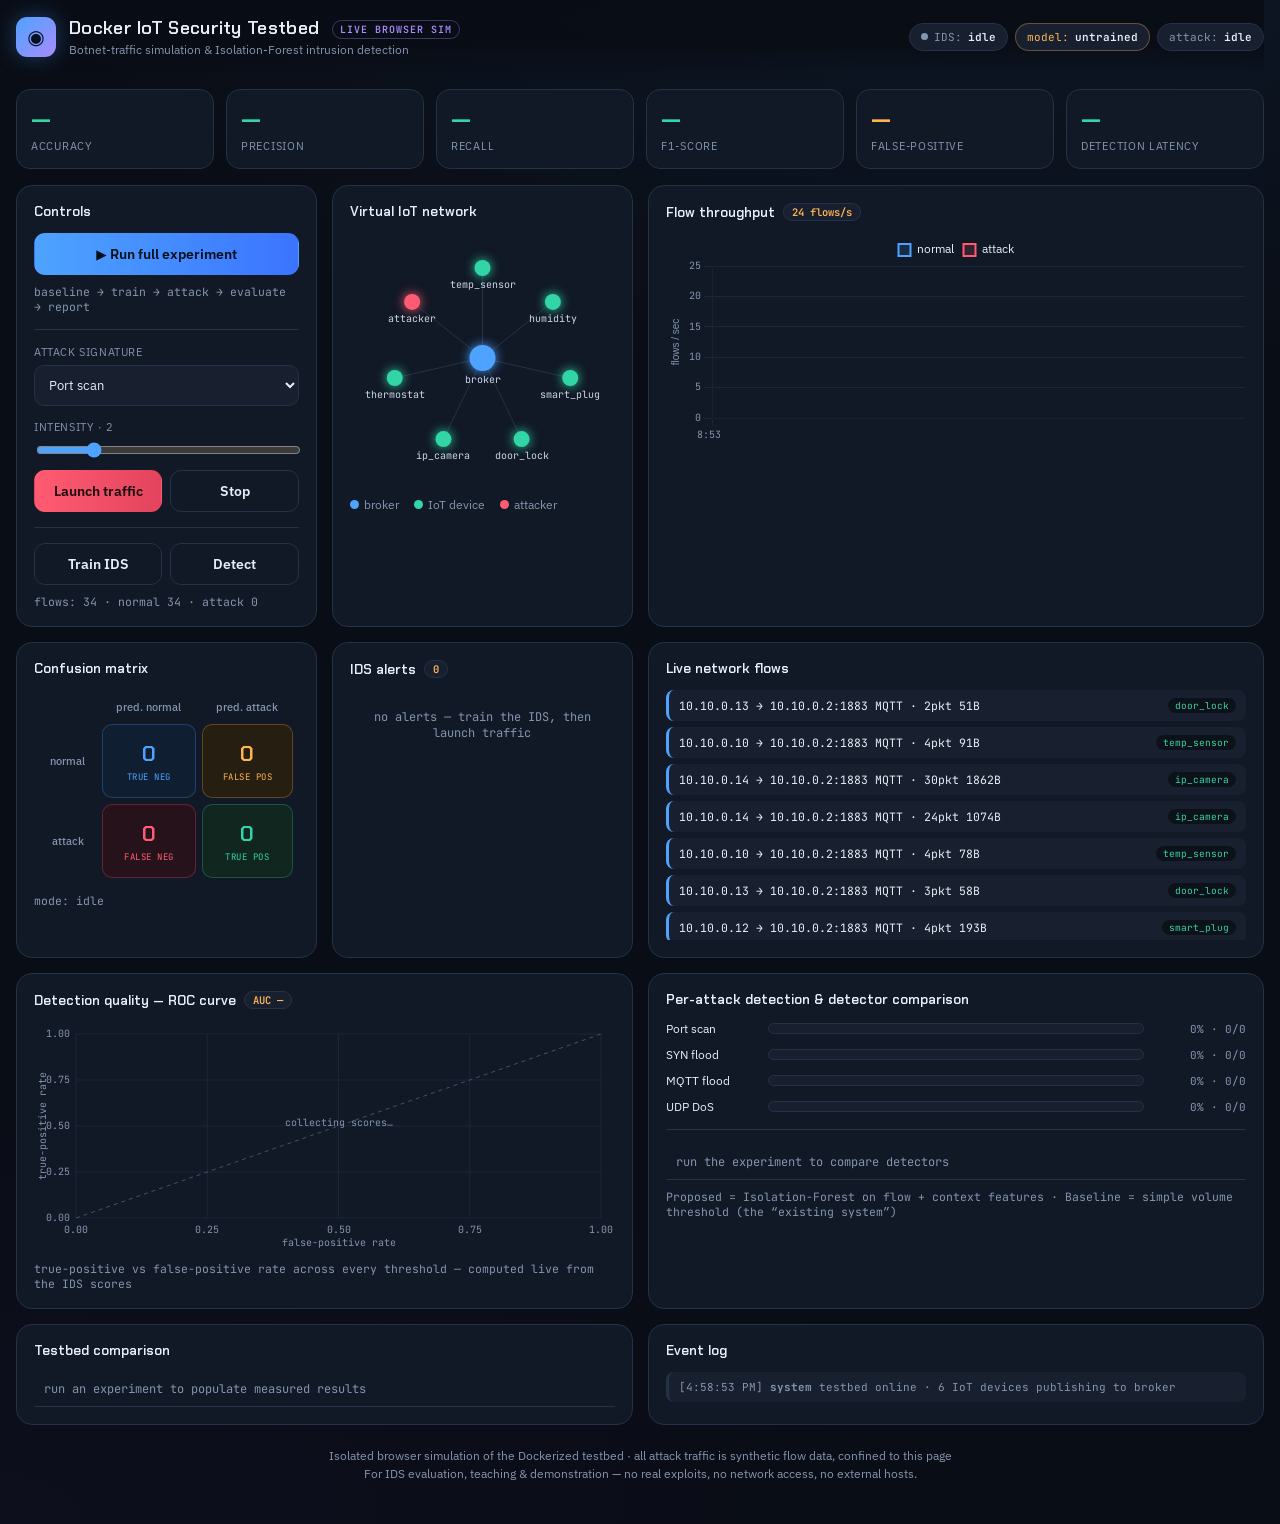
<file: demo/testbed-demo.html>
<!doctype html>
<html lang="en">
<head>
<meta charset="utf-8">
<meta name="viewport" content="width=device-width, initial-scale=1, viewport-fit=cover">
<title>IoT Testbed Live Demo</title>
<style>
  /* Layout: committed dark "security operations" console — single-theme by design.
     Palette: deep navy surfaces, blue brand accent, green/amber/red status.
     Type: Chakra Petch (display) · IBM Plex Sans (body) · JetBrains Mono (data). */
  :root {
    --bg: #090d15;
    --panel: #111826;
    --panel-2: #18202f;
    --line: #253148;
    --ink: #e8eef8;
    --muted: #8595af;
    --accent: #4da3ff;   /* brand / normal traffic */
    --good: #32d6a6;     /* true positive / healthy */
    --warn: #ffb454;     /* false positive */
    --crit: #ff5c73;     /* attack / false negative */
    --purple: #a98bff;
    color-scheme: dark;
    --fd: "Chakra Petch", "Segoe UI", system-ui, sans-serif;
    --fb: "IBM Plex Sans", system-ui, -apple-system, sans-serif;
    --fm: "JetBrains Mono", ui-monospace, Menlo, Consolas, monospace;
  }
  * { box-sizing: border-box; }
  body {
    margin: 0;
    font-family: var(--fb);
    color: var(--ink);
    background:
      radial-gradient(1100px 520px at 82% -8%, #14233a88, transparent),
      radial-gradient(900px 500px at 0% 100%, #16122e55, transparent),
      var(--bg);
    padding-left: max(16px, env(safe-area-inset-left, 0px));
    padding-right: max(16px, env(safe-area-inset-right, 0px));
    padding-block: 0 40px;
    max-width: 1320px;
    margin-inline: auto;
  }
  h1, h2, h3 { font-family: var(--fd); font-weight: 600; }

  /* top bar */
  .topbar {
    position: sticky; top: env(safe-area-inset-top, 0px); z-index: 10;
    display: flex; justify-content: space-between; align-items: center; gap: 14px;
    flex-wrap: wrap; padding-block: 16px; margin-bottom: 4px;
    background: linear-gradient(180deg, #090d15f2 60%, #090d1500);
    backdrop-filter: blur(6px);
  }
  .brand { display: flex; align-items: center; gap: 13px; min-width: 0; }
  .logo {
    width: 40px; height: 40px; border-radius: 11px; flex: none;
    display: grid; place-items: center; font-size: 20px; color: #06101e;
    background: linear-gradient(135deg, var(--accent), var(--purple));
    box-shadow: 0 0 22px #4da3ff55;
  }
  .brand h1 { font-size: 18px; margin: 0; letter-spacing: .3px; }
  .brand p { margin: 2px 0 0; font-size: 12px; color: var(--muted); }
  .sim-badge {
    font-family: var(--fm); font-size: 10px; letter-spacing: 1px; color: var(--purple);
    border: 1px solid #a98bff55; padding: 2px 7px; border-radius: 999px; margin-left: 8px;
    vertical-align: middle;
  }
  .pills { display: flex; gap: 7px; flex-wrap: wrap; }
  .pill {
    font-family: var(--fm); font-size: 11px; padding: 6px 11px; border-radius: 999px;
    background: var(--panel-2); border: 1px solid var(--line); color: var(--muted);
    display: inline-flex; align-items: center; gap: 6px; white-space: nowrap;
  }
  .pill b { color: var(--ink); font-weight: 600; }
  .pill.on { color: var(--good); border-color: #32d6a655; }
  .pill.warn { color: var(--warn); border-color: #ffb45455; }
  .pill.hot { color: var(--crit); border-color: #ff5c7366; background: #24121a; }
  .dotpulse { width: 7px; height: 7px; border-radius: 50%; background: currentColor; }
  .pill.hot .dotpulse { animation: pulse 1s infinite; }
  @keyframes pulse { 0%,100% { opacity: 1; } 50% { opacity: .25; } }

  /* progress */
  .progress { margin: 10px 0 2px; }
  .progress[hidden] { display: none; }
  .progress-head { display: flex; justify-content: space-between; font-size: 12.5px; color: var(--muted); margin-bottom: 6px; }
  .progress-head b { color: var(--accent); font-family: var(--fd); text-transform: capitalize; }
  .track { height: 7px; background: var(--panel-2); border: 1px solid var(--line); border-radius: 6px; overflow: hidden; }
  .track > div { height: 100%; width: 0; background: linear-gradient(90deg, var(--accent), var(--purple)); transition: width .4s ease; }

  /* kpis */
  .kpis { display: grid; grid-template-columns: repeat(6, 1fr); gap: 12px; margin: 16px 0; }
  .kpi { background: var(--panel); border: 1px solid var(--line); border-radius: 14px; padding: 15px 14px; }
  .kpi .v { font-family: var(--fd); font-size: 27px; font-weight: 600; color: var(--good); font-variant-numeric: tabular-nums; line-height: 1; }
  .kpi .v.amber { color: var(--warn); }
  .kpi .l { font-size: 10.5px; color: var(--muted); margin-top: 7px; text-transform: uppercase; letter-spacing: .7px; }

  /* grid */
  .grid { display: grid; grid-template-columns: repeat(4, 1fr); gap: 15px; }
  .card { background: var(--panel); border: 1px solid var(--line); border-radius: 16px; padding: 17px; min-width: 0; }
  .card.s2 { grid-column: span 2; }
  .card > h2 { font-size: 13.5px; margin: 0 0 13px; display: flex; align-items: center; gap: 8px; }
  .card > h2 .count { font-family: var(--fm); font-size: 10.5px; color: var(--warn); background: var(--panel-2); border: 1px solid var(--line); padding: 1px 8px; border-radius: 999px; }

  /* controls */
  .btn {
    width: 100%; border: 1px solid var(--line); background: var(--panel-2); color: var(--ink);
    padding: 11px 14px; border-radius: 11px; font-size: 13.5px; font-weight: 600; cursor: pointer;
    font-family: var(--fb); transition: transform .06s ease, filter .15s ease;
  }
  .btn:hover { transform: translateY(-1px); filter: brightness(1.12); }
  .btn:focus-visible { outline: 2px solid var(--accent); outline-offset: 2px; }
  .btn.primary { background: linear-gradient(90deg, var(--accent), #3b74ff); border-color: transparent; color: #061018; }
  .btn.crit { background: linear-gradient(90deg, var(--crit), #e3435c); border-color: transparent; color: #190a0e; }
  .btn.ghost { background: transparent; }
  .btn:disabled { opacity: .45; cursor: not-allowed; transform: none; }
  .row2 { display: flex; gap: 8px; margin-top: 8px; }
  .row2 .btn { flex: 1; }
  .lbl { display: block; font-size: 11px; color: var(--muted); margin: 14px 0 6px; text-transform: uppercase; letter-spacing: .6px; }
  select, input[type=range] { width: 100%; accent-color: var(--accent); }
  select { background: var(--panel-2); color: var(--ink); border: 1px solid var(--line); border-radius: 10px; padding: 10px; font-family: var(--fb); font-size: 13px; }
  .sub { font-size: 11.5px; color: var(--muted); margin-top: 9px; font-family: var(--fm); }
  .divider { height: 1px; background: var(--line); margin: 15px 0; }

  canvas { max-width: 100%; }
  .chartbox { position: relative; width: 100%; height: 210px; }
  .chartbox > canvas { position: absolute; inset: 0; }
  .bars { display: flex; flex-direction: column; gap: 11px; }
  .bar-row { display: grid; grid-template-columns: 92px 1fr 92px; align-items: center; gap: 10px; font-size: 12px; }
  .bar-track { height: 11px; background: var(--panel-2); border: 1px solid var(--line); border-radius: 6px; overflow: hidden; }
  .bar-fill { height: 100%; background: linear-gradient(90deg, var(--good), var(--accent)); transition: width .45s ease; }
  .bar-row .n { font-family: var(--fm); color: var(--muted); text-align: right; font-size: 11px; }

  /* confusion matrix */
  .cm { width: 100%; border-collapse: separate; border-spacing: 6px; font-size: 12.5px; }
  .cm th { color: var(--muted); font-weight: 500; font-size: 11px; padding: 4px; }
  .cm td { border-radius: 10px; padding: 14px 8px; text-align: center; font-family: var(--fd); font-size: 22px; font-weight: 600; font-variant-numeric: tabular-nums; }
  .cm .lab { font-family: var(--fm); font-size: 9px; font-weight: 400; display: block; margin-top: 3px; letter-spacing: .5px; }
  .cm .tp { background: #10261f; color: var(--good); border: 1px solid #32d6a644; }
  .cm .tn { background: #0f1e30; color: var(--accent); border: 1px solid #4da3ff44; }
  .cm .fp { background: #261e10; color: var(--warn); border: 1px solid #ffb45444; }
  .cm .fn { background: #26121a; color: var(--crit); border: 1px solid #ff5c7344; }

  /* feeds */
  .feed { max-height: 250px; overflow-y: auto; display: flex; flex-direction: column; gap: 6px; }
  .feed.mono { font-family: var(--fm); font-size: 11.5px; }
  .fr { padding: 8px 10px; border-radius: 8px; background: var(--panel-2); border-left: 3px solid var(--line); display: flex; justify-content: space-between; gap: 10px; align-items: center; }
  .fr.normal { border-left-color: var(--accent); }
  .fr.attack, .fr.tp { border-left-color: var(--crit); }
  .fr.fp { border-left-color: var(--warn); }
  .fr .t { font-family: var(--fm); font-size: 9.5px; padding: 1px 7px; border-radius: 999px; background: #0007; white-space: nowrap; }
  .fr .t.red { color: var(--crit); } .fr .t.green { color: var(--good); } .fr .t.amber { color: var(--warn); } .fr .t.blue { color: var(--accent); }
  .feed .ev { border-left-color: var(--line); color: var(--muted); font-size: 11px; }
  .feed .ev.attack, .feed .ev.error { border-left-color: var(--crit); color: var(--ink); }
  .empty { color: var(--muted); font-size: 12px; padding: 18px 4px; text-align: center; font-family: var(--fm); }

  /* comparison */
  .twrap { overflow-x: auto; }
  table.cmp { width: 100%; border-collapse: collapse; font-size: 12px; font-variant-numeric: tabular-nums; }
  table.cmp th, table.cmp td { padding: 9px 10px; border-bottom: 1px solid var(--line); text-align: center; white-space: nowrap; }
  table.cmp th { color: var(--muted); font-weight: 500; font-family: var(--fd); }
  table.cmp td:first-child, table.cmp th:first-child { text-align: left; }
  table.cmp tr.me td { color: var(--good); font-weight: 600; background: #10261f55; }
  table.cmp .mono { font-family: var(--fm); }

  .legend { display: flex; gap: 15px; font-size: 11.5px; color: var(--muted); margin-top: 10px; flex-wrap: wrap; }
  .legend i { width: 9px; height: 9px; border-radius: 50%; display: inline-block; margin-right: 5px; }

  footer { text-align: center; color: var(--muted); font-size: 11.5px; margin-top: 22px; line-height: 1.6; }

  @media (max-width: 1050px) {
    .kpis { grid-template-columns: repeat(3, 1fr); }
    .grid { grid-template-columns: repeat(2, 1fr); }
    .card.s2 { grid-column: span 2; }
  }
  @media (max-width: 620px) {
    .kpis { grid-template-columns: repeat(2, 1fr); }
    .grid { grid-template-columns: 1fr; }
    .card.s2 { grid-column: span 1; }
    .brand h1 { font-size: 16px; }
  }
  @media (prefers-reduced-motion: reduce) { * { animation: none !important; transition: none !important; } }
</style>
<link rel="preconnect" href="https://fonts.googleapis.com">
<link rel="preconnect" href="https://fonts.gstatic.com" crossorigin>
<link rel="stylesheet" href="https://fonts.googleapis.com/css2?family=Chakra+Petch:wght@500;600;700&family=IBM+Plex+Sans:wght@400;500;600&family=JetBrains+Mono:wght@400;500&display=swap">
<script>
/* Chart.js 4.4.1 (UMD) vendored for fully offline use */
/*!
 * Chart.js v4.4.1
 * https://www.chartjs.org
 * (c) 2023 Chart.js Contributors
 * Released under the MIT License
 */
!function(t,e){"object"==typeof exports&&"undefined"!=typeof module?module.exports=e():"function"==typeof define&&define.amd?define(e):(t="undefined"!=typeof globalThis?globalThis:t||self).Chart=e()}(this,(function(){"use strict";var t=Object.freeze({__proto__:null,get Colors(){return Go},get Decimation(){return Qo},get Filler(){return ma},get Legend(){return ya},get SubTitle(){return ka},get Title(){return Ma},get Tooltip(){return Ba}});function e(){}const i=(()=>{let t=0;return()=>t++})();function s(t){return null==t}function n(t){if(Array.isArray&&Array.isArray(t))return!0;const e=Object.prototype.toString.call(t);return"[object"===e.slice(0,7)&&"Array]"===e.slice(-6)}function o(t){return null!==t&&"[object Object]"===Object.prototype.toString.call(t)}function a(t){return("number"==typeof t||t instanceof Number)&&isFinite(+t)}function r(t,e){return a(t)?t:e}function l(t,e){return void 0===t?e:t}const h=(t,e)=>"string"==typeof t&&t.endsWith("%")?parseFloat(t)/100:+t/e,c=(t,e)=>"string"==typeof t&&t.endsWith("%")?parseFloat(t)/100*e:+t;function d(t,e,i){if(t&&"function"==typeof t.call)return t.apply(i,e)}function u(t,e,i,s){let a,r,l;if(n(t))if(r=t.length,s)for(a=r-1;a>=0;a--)e.call(i,t[a],a);else for(a=0;a<r;a++)e.call(i,t[a],a);else if(o(t))for(l=Object.keys(t),r=l.length,a=0;a<r;a++)e.call(i,t[l[a]],l[a])}function f(t,e){let i,s,n,o;if(!t||!e||t.length!==e.length)return!1;for(i=0,s=t.length;i<s;++i)if(n=t[i],o=e[i],n.datasetIndex!==o.datasetIndex||n.index!==o.index)return!1;return!0}function g(t){if(n(t))return t.map(g);if(o(t)){const e=Object.create(null),i=Object.keys(t),s=i.length;let n=0;for(;n<s;++n)e[i[n]]=g(t[i[n]]);return e}return t}function p(t){return-1===["__proto__","prototype","constructor"].indexOf(t)}function m(t,e,i,s){if(!p(t))return;const n=e[t],a=i[t];o(n)&&o(a)?b(n,a,s):e[t]=g(a)}function b(t,e,i){const s=n(e)?e:[e],a=s.length;if(!o(t))return t;const r=(i=i||{}).merger||m;let l;for(let e=0;e<a;++e){if(l=s[e],!o(l))continue;const n=Object.keys(l);for(let e=0,s=n.length;e<s;++e)r(n[e],t,l,i)}return t}function x(t,e){return b(t,e,{merger:_})}function _(t,e,i){if(!p(t))return;const s=e[t],n=i[t];o(s)&&o(n)?x(s,n):Object.prototype.hasOwnProperty.call(e,t)||(e[t]=g(n))}const y={"":t=>t,x:t=>t.x,y:t=>t.y};function v(t){const e=t.split("."),i=[];let s="";for(const t of e)s+=t,s.endsWith("\\")?s=s.slice(0,-1)+".":(i.push(s),s="");return i}function M(t,e){const i=y[e]||(y[e]=function(t){const e=v(t);return t=>{for(const i of e){if(""===i)break;t=t&&t[i]}return t}}(e));return i(t)}function w(t){return t.charAt(0).toUpperCase()+t.slice(1)}const k=t=>void 0!==t,S=t=>"function"==typeof t,P=(t,e)=>{if(t.size!==e.size)return!1;for(const i of t)if(!e.has(i))return!1;return!0};function D(t){return"mouseup"===t.type||"click"===t.type||"contextmenu"===t.type}const C=Math.PI,O=2*C,A=O+C,T=Number.POSITIVE_INFINITY,L=C/180,E=C/2,R=C/4,I=2*C/3,z=Math.log10,F=Math.sign;function V(t,e,i){return Math.abs(t-e)<i}function B(t){const e=Math.round(t);t=V(t,e,t/1e3)?e:t;const i=Math.pow(10,Math.floor(z(t))),s=t/i;return(s<=1?1:s<=2?2:s<=5?5:10)*i}function W(t){const e=[],i=Math.sqrt(t);let s;for(s=1;s<i;s++)t%s==0&&(e.push(s),e.push(t/s));return i===(0|i)&&e.push(i),e.sort(((t,e)=>t-e)).pop(),e}function N(t){return!isNaN(parseFloat(t))&&isFinite(t)}function H(t,e){const i=Math.round(t);return i-e<=t&&i+e>=t}function j(t,e,i){let s,n,o;for(s=0,n=t.length;s<n;s++)o=t[s][i],isNaN(o)||(e.min=Math.min(e.min,o),e.max=Math.max(e.max,o))}function $(t){return t*(C/180)}function Y(t){return t*(180/C)}function U(t){if(!a(t))return;let e=1,i=0;for(;Math.round(t*e)/e!==t;)e*=10,i++;return i}function X(t,e){const i=e.x-t.x,s=e.y-t.y,n=Math.sqrt(i*i+s*s);let o=Math.atan2(s,i);return o<-.5*C&&(o+=O),{angle:o,distance:n}}function q(t,e){return Math.sqrt(Math.pow(e.x-t.x,2)+Math.pow(e.y-t.y,2))}function K(t,e){return(t-e+A)%O-C}function G(t){return(t%O+O)%O}function Z(t,e,i,s){const n=G(t),o=G(e),a=G(i),r=G(o-n),l=G(a-n),h=G(n-o),c=G(n-a);return n===o||n===a||s&&o===a||r>l&&h<c}function J(t,e,i){return Math.max(e,Math.min(i,t))}function Q(t){return J(t,-32768,32767)}function tt(t,e,i,s=1e-6){return t>=Math.min(e,i)-s&&t<=Math.max(e,i)+s}function et(t,e,i){i=i||(i=>t[i]<e);let s,n=t.length-1,o=0;for(;n-o>1;)s=o+n>>1,i(s)?o=s:n=s;return{lo:o,hi:n}}const it=(t,e,i,s)=>et(t,i,s?s=>{const n=t[s][e];return n<i||n===i&&t[s+1][e]===i}:s=>t[s][e]<i),st=(t,e,i)=>et(t,i,(s=>t[s][e]>=i));function nt(t,e,i){let s=0,n=t.length;for(;s<n&&t[s]<e;)s++;for(;n>s&&t[n-1]>i;)n--;return s>0||n<t.length?t.slice(s,n):t}const ot=["push","pop","shift","splice","unshift"];function at(t,e){t._chartjs?t._chartjs.listeners.push(e):(Object.defineProperty(t,"_chartjs",{configurable:!0,enumerable:!1,value:{listeners:[e]}}),ot.forEach((e=>{const i="_onData"+w(e),s=t[e];Object.defineProperty(t,e,{configurable:!0,enumerable:!1,value(...e){const n=s.apply(this,e);return t._chartjs.listeners.forEach((t=>{"function"==typeof t[i]&&t[i](...e)})),n}})})))}function rt(t,e){const i=t._chartjs;if(!i)return;const s=i.listeners,n=s.indexOf(e);-1!==n&&s.splice(n,1),s.length>0||(ot.forEach((e=>{delete t[e]})),delete t._chartjs)}function lt(t){const e=new Set(t);return e.size===t.length?t:Array.from(e)}const ht="undefined"==typeof window?function(t){return t()}:window.requestAnimationFrame;function ct(t,e){let i=[],s=!1;return function(...n){i=n,s||(s=!0,ht.call(window,(()=>{s=!1,t.apply(e,i)})))}}function dt(t,e){let i;return function(...s){return e?(clearTimeout(i),i=setTimeout(t,e,s)):t.apply(this,s),e}}const ut=t=>"start"===t?"left":"end"===t?"right":"center",ft=(t,e,i)=>"start"===t?e:"end"===t?i:(e+i)/2,gt=(t,e,i,s)=>t===(s?"left":"right")?i:"center"===t?(e+i)/2:e;function pt(t,e,i){const s=e.length;let n=0,o=s;if(t._sorted){const{iScale:a,_parsed:r}=t,l=a.axis,{min:h,max:c,minDefined:d,maxDefined:u}=a.getUserBounds();d&&(n=J(Math.min(it(r,l,h).lo,i?s:it(e,l,a.getPixelForValue(h)).lo),0,s-1)),o=u?J(Math.max(it(r,a.axis,c,!0).hi+1,i?0:it(e,l,a.getPixelForValue(c),!0).hi+1),n,s)-n:s-n}return{start:n,count:o}}function mt(t){const{xScale:e,yScale:i,_scaleRanges:s}=t,n={xmin:e.min,xmax:e.max,ymin:i.min,ymax:i.max};if(!s)return t._scaleRanges=n,!0;const o=s.xmin!==e.min||s.xmax!==e.max||s.ymin!==i.min||s.ymax!==i.max;return Object.assign(s,n),o}class bt{constructor(){this._request=null,this._charts=new Map,this._running=!1,this._lastDate=void 0}_notify(t,e,i,s){const n=e.listeners[s],o=e.duration;n.forEach((s=>s({chart:t,initial:e.initial,numSteps:o,currentStep:Math.min(i-e.start,o)})))}_refresh(){this._request||(this._running=!0,this._request=ht.call(window,(()=>{this._update(),this._request=null,this._running&&this._refresh()})))}_update(t=Date.now()){let e=0;this._charts.forEach(((i,s)=>{if(!i.running||!i.items.length)return;const n=i.items;let o,a=n.length-1,r=!1;for(;a>=0;--a)o=n[a],o._active?(o._total>i.duration&&(i.duration=o._total),o.tick(t),r=!0):(n[a]=n[n.length-1],n.pop());r&&(s.draw(),this._notify(s,i,t,"progress")),n.length||(i.running=!1,this._notify(s,i,t,"complete"),i.initial=!1),e+=n.length})),this._lastDate=t,0===e&&(this._running=!1)}_getAnims(t){const e=this._charts;let i=e.get(t);return i||(i={running:!1,initial:!0,items:[],listeners:{complete:[],progress:[]}},e.set(t,i)),i}listen(t,e,i){this._getAnims(t).listeners[e].push(i)}add(t,e){e&&e.length&&this._getAnims(t).items.push(...e)}has(t){return this._getAnims(t).items.length>0}start(t){const e=this._charts.get(t);e&&(e.running=!0,e.start=Date.now(),e.duration=e.items.reduce(((t,e)=>Math.max(t,e._duration)),0),this._refresh())}running(t){if(!this._running)return!1;const e=this._charts.get(t);return!!(e&&e.running&&e.items.length)}stop(t){const e=this._charts.get(t);if(!e||!e.items.length)return;const i=e.items;let s=i.length-1;for(;s>=0;--s)i[s].cancel();e.items=[],this._notify(t,e,Date.now(),"complete")}remove(t){return this._charts.delete(t)}}var xt=new bt;
/*!
 * @kurkle/color v0.3.2
 * https://github.com/kurkle/color#readme
 * (c) 2023 Jukka Kurkela
 * Released under the MIT License
 */function _t(t){return t+.5|0}const yt=(t,e,i)=>Math.max(Math.min(t,i),e);function vt(t){return yt(_t(2.55*t),0,255)}function Mt(t){return yt(_t(255*t),0,255)}function wt(t){return yt(_t(t/2.55)/100,0,1)}function kt(t){return yt(_t(100*t),0,100)}const St={0:0,1:1,2:2,3:3,4:4,5:5,6:6,7:7,8:8,9:9,A:10,B:11,C:12,D:13,E:14,F:15,a:10,b:11,c:12,d:13,e:14,f:15},Pt=[..."0123456789ABCDEF"],Dt=t=>Pt[15&t],Ct=t=>Pt[(240&t)>>4]+Pt[15&t],Ot=t=>(240&t)>>4==(15&t);function At(t){var e=(t=>Ot(t.r)&&Ot(t.g)&&Ot(t.b)&&Ot(t.a))(t)?Dt:Ct;return t?"#"+e(t.r)+e(t.g)+e(t.b)+((t,e)=>t<255?e(t):"")(t.a,e):void 0}const Tt=/^(hsla?|hwb|hsv)\(\s*([-+.e\d]+)(?:deg)?[\s,]+([-+.e\d]+)%[\s,]+([-+.e\d]+)%(?:[\s,]+([-+.e\d]+)(%)?)?\s*\)$/;function Lt(t,e,i){const s=e*Math.min(i,1-i),n=(e,n=(e+t/30)%12)=>i-s*Math.max(Math.min(n-3,9-n,1),-1);return[n(0),n(8),n(4)]}function Et(t,e,i){const s=(s,n=(s+t/60)%6)=>i-i*e*Math.max(Math.min(n,4-n,1),0);return[s(5),s(3),s(1)]}function Rt(t,e,i){const s=Lt(t,1,.5);let n;for(e+i>1&&(n=1/(e+i),e*=n,i*=n),n=0;n<3;n++)s[n]*=1-e-i,s[n]+=e;return s}function It(t){const e=t.r/255,i=t.g/255,s=t.b/255,n=Math.max(e,i,s),o=Math.min(e,i,s),a=(n+o)/2;let r,l,h;return n!==o&&(h=n-o,l=a>.5?h/(2-n-o):h/(n+o),r=function(t,e,i,s,n){return t===n?(e-i)/s+(e<i?6:0):e===n?(i-t)/s+2:(t-e)/s+4}(e,i,s,h,n),r=60*r+.5),[0|r,l||0,a]}function zt(t,e,i,s){return(Array.isArray(e)?t(e[0],e[1],e[2]):t(e,i,s)).map(Mt)}function Ft(t,e,i){return zt(Lt,t,e,i)}function Vt(t){return(t%360+360)%360}function Bt(t){const e=Tt.exec(t);let i,s=255;if(!e)return;e[5]!==i&&(s=e[6]?vt(+e[5]):Mt(+e[5]));const n=Vt(+e[2]),o=+e[3]/100,a=+e[4]/100;return i="hwb"===e[1]?function(t,e,i){return zt(Rt,t,e,i)}(n,o,a):"hsv"===e[1]?function(t,e,i){return zt(Et,t,e,i)}(n,o,a):Ft(n,o,a),{r:i[0],g:i[1],b:i[2],a:s}}const Wt={x:"dark",Z:"light",Y:"re",X:"blu",W:"gr",V:"medium",U:"slate",A:"ee",T:"ol",S:"or",B:"ra",C:"lateg",D:"ights",R:"in",Q:"turquois",E:"hi",P:"ro",O:"al",N:"le",M:"de",L:"yello",F:"en",K:"ch",G:"arks",H:"ea",I:"ightg",J:"wh"},Nt={OiceXe:"f0f8ff",antiquewEte:"faebd7",aqua:"ffff",aquamarRe:"7fffd4",azuY:"f0ffff",beige:"f5f5dc",bisque:"ffe4c4",black:"0",blanKedOmond:"ffebcd",Xe:"ff",XeviTet:"8a2be2",bPwn:"a52a2a",burlywood:"deb887",caMtXe:"5f9ea0",KartYuse:"7fff00",KocTate:"d2691e",cSO:"ff7f50",cSnflowerXe:"6495ed",cSnsilk:"fff8dc",crimson:"dc143c",cyan:"ffff",xXe:"8b",xcyan:"8b8b",xgTMnPd:"b8860b",xWay:"a9a9a9",xgYF:"6400",xgYy:"a9a9a9",xkhaki:"bdb76b",xmagFta:"8b008b",xTivegYF:"556b2f",xSange:"ff8c00",xScEd:"9932cc",xYd:"8b0000",xsOmon:"e9967a",xsHgYF:"8fbc8f",xUXe:"483d8b",xUWay:"2f4f4f",xUgYy:"2f4f4f",xQe:"ced1",xviTet:"9400d3",dAppRk:"ff1493",dApskyXe:"bfff",dimWay:"696969",dimgYy:"696969",dodgerXe:"1e90ff",fiYbrick:"b22222",flSOwEte:"fffaf0",foYstWAn:"228b22",fuKsia:"ff00ff",gaRsbSo:"dcdcdc",ghostwEte:"f8f8ff",gTd:"ffd700",gTMnPd:"daa520",Way:"808080",gYF:"8000",gYFLw:"adff2f",gYy:"808080",honeyMw:"f0fff0",hotpRk:"ff69b4",RdianYd:"cd5c5c",Rdigo:"4b0082",ivSy:"fffff0",khaki:"f0e68c",lavFMr:"e6e6fa",lavFMrXsh:"fff0f5",lawngYF:"7cfc00",NmoncEffon:"fffacd",ZXe:"add8e6",ZcSO:"f08080",Zcyan:"e0ffff",ZgTMnPdLw:"fafad2",ZWay:"d3d3d3",ZgYF:"90ee90",ZgYy:"d3d3d3",ZpRk:"ffb6c1",ZsOmon:"ffa07a",ZsHgYF:"20b2aa",ZskyXe:"87cefa",ZUWay:"778899",ZUgYy:"778899",ZstAlXe:"b0c4de",ZLw:"ffffe0",lime:"ff00",limegYF:"32cd32",lRF:"faf0e6",magFta:"ff00ff",maPon:"800000",VaquamarRe:"66cdaa",VXe:"cd",VScEd:"ba55d3",VpurpN:"9370db",VsHgYF:"3cb371",VUXe:"7b68ee",VsprRggYF:"fa9a",VQe:"48d1cc",VviTetYd:"c71585",midnightXe:"191970",mRtcYam:"f5fffa",mistyPse:"ffe4e1",moccasR:"ffe4b5",navajowEte:"ffdead",navy:"80",Tdlace:"fdf5e6",Tive:"808000",TivedBb:"6b8e23",Sange:"ffa500",SangeYd:"ff4500",ScEd:"da70d6",pOegTMnPd:"eee8aa",pOegYF:"98fb98",pOeQe:"afeeee",pOeviTetYd:"db7093",papayawEp:"ffefd5",pHKpuff:"ffdab9",peru:"cd853f",pRk:"ffc0cb",plum:"dda0dd",powMrXe:"b0e0e6",purpN:"800080",YbeccapurpN:"663399",Yd:"ff0000",Psybrown:"bc8f8f",PyOXe:"4169e1",saddNbPwn:"8b4513",sOmon:"fa8072",sandybPwn:"f4a460",sHgYF:"2e8b57",sHshell:"fff5ee",siFna:"a0522d",silver:"c0c0c0",skyXe:"87ceeb",UXe:"6a5acd",UWay:"708090",UgYy:"708090",snow:"fffafa",sprRggYF:"ff7f",stAlXe:"4682b4",tan:"d2b48c",teO:"8080",tEstN:"d8bfd8",tomato:"ff6347",Qe:"40e0d0",viTet:"ee82ee",JHt:"f5deb3",wEte:"ffffff",wEtesmoke:"f5f5f5",Lw:"ffff00",LwgYF:"9acd32"};let Ht;function jt(t){Ht||(Ht=function(){const t={},e=Object.keys(Nt),i=Object.keys(Wt);let s,n,o,a,r;for(s=0;s<e.length;s++){for(a=r=e[s],n=0;n<i.length;n++)o=i[n],r=r.replace(o,Wt[o]);o=parseInt(Nt[a],16),t[r]=[o>>16&255,o>>8&255,255&o]}return t}(),Ht.transparent=[0,0,0,0]);const e=Ht[t.toLowerCase()];return e&&{r:e[0],g:e[1],b:e[2],a:4===e.length?e[3]:255}}const $t=/^rgba?\(\s*([-+.\d]+)(%)?[\s,]+([-+.e\d]+)(%)?[\s,]+([-+.e\d]+)(%)?(?:[\s,/]+([-+.e\d]+)(%)?)?\s*\)$/;const Yt=t=>t<=.0031308?12.92*t:1.055*Math.pow(t,1/2.4)-.055,Ut=t=>t<=.04045?t/12.92:Math.pow((t+.055)/1.055,2.4);function Xt(t,e,i){if(t){let s=It(t);s[e]=Math.max(0,Math.min(s[e]+s[e]*i,0===e?360:1)),s=Ft(s),t.r=s[0],t.g=s[1],t.b=s[2]}}function qt(t,e){return t?Object.assign(e||{},t):t}function Kt(t){var e={r:0,g:0,b:0,a:255};return Array.isArray(t)?t.length>=3&&(e={r:t[0],g:t[1],b:t[2],a:255},t.length>3&&(e.a=Mt(t[3]))):(e=qt(t,{r:0,g:0,b:0,a:1})).a=Mt(e.a),e}function Gt(t){return"r"===t.charAt(0)?function(t){const e=$t.exec(t);let i,s,n,o=255;if(e){if(e[7]!==i){const t=+e[7];o=e[8]?vt(t):yt(255*t,0,255)}return i=+e[1],s=+e[3],n=+e[5],i=255&(e[2]?vt(i):yt(i,0,255)),s=255&(e[4]?vt(s):yt(s,0,255)),n=255&(e[6]?vt(n):yt(n,0,255)),{r:i,g:s,b:n,a:o}}}(t):Bt(t)}class Zt{constructor(t){if(t instanceof Zt)return t;const e=typeof t;let i;var s,n,o;"object"===e?i=Kt(t):"string"===e&&(o=(s=t).length,"#"===s[0]&&(4===o||5===o?n={r:255&17*St[s[1]],g:255&17*St[s[2]],b:255&17*St[s[3]],a:5===o?17*St[s[4]]:255}:7!==o&&9!==o||(n={r:St[s[1]]<<4|St[s[2]],g:St[s[3]]<<4|St[s[4]],b:St[s[5]]<<4|St[s[6]],a:9===o?St[s[7]]<<4|St[s[8]]:255})),i=n||jt(t)||Gt(t)),this._rgb=i,this._valid=!!i}get valid(){return this._valid}get rgb(){var t=qt(this._rgb);return t&&(t.a=wt(t.a)),t}set rgb(t){this._rgb=Kt(t)}rgbString(){return this._valid?(t=this._rgb)&&(t.a<255?`rgba(${t.r}, ${t.g}, ${t.b}, ${wt(t.a)})`:`rgb(${t.r}, ${t.g}, ${t.b})`):void 0;var t}hexString(){return this._valid?At(this._rgb):void 0}hslString(){return this._valid?function(t){if(!t)return;const e=It(t),i=e[0],s=kt(e[1]),n=kt(e[2]);return t.a<255?`hsla(${i}, ${s}%, ${n}%, ${wt(t.a)})`:`hsl(${i}, ${s}%, ${n}%)`}(this._rgb):void 0}mix(t,e){if(t){const i=this.rgb,s=t.rgb;let n;const o=e===n?.5:e,a=2*o-1,r=i.a-s.a,l=((a*r==-1?a:(a+r)/(1+a*r))+1)/2;n=1-l,i.r=255&l*i.r+n*s.r+.5,i.g=255&l*i.g+n*s.g+.5,i.b=255&l*i.b+n*s.b+.5,i.a=o*i.a+(1-o)*s.a,this.rgb=i}return this}interpolate(t,e){return t&&(this._rgb=function(t,e,i){const s=Ut(wt(t.r)),n=Ut(wt(t.g)),o=Ut(wt(t.b));return{r:Mt(Yt(s+i*(Ut(wt(e.r))-s))),g:Mt(Yt(n+i*(Ut(wt(e.g))-n))),b:Mt(Yt(o+i*(Ut(wt(e.b))-o))),a:t.a+i*(e.a-t.a)}}(this._rgb,t._rgb,e)),this}clone(){return new Zt(this.rgb)}alpha(t){return this._rgb.a=Mt(t),this}clearer(t){return this._rgb.a*=1-t,this}greyscale(){const t=this._rgb,e=_t(.3*t.r+.59*t.g+.11*t.b);return t.r=t.g=t.b=e,this}opaquer(t){return this._rgb.a*=1+t,this}negate(){const t=this._rgb;return t.r=255-t.r,t.g=255-t.g,t.b=255-t.b,this}lighten(t){return Xt(this._rgb,2,t),this}darken(t){return Xt(this._rgb,2,-t),this}saturate(t){return Xt(this._rgb,1,t),this}desaturate(t){return Xt(this._rgb,1,-t),this}rotate(t){return function(t,e){var i=It(t);i[0]=Vt(i[0]+e),i=Ft(i),t.r=i[0],t.g=i[1],t.b=i[2]}(this._rgb,t),this}}function Jt(t){if(t&&"object"==typeof t){const e=t.toString();return"[object CanvasPattern]"===e||"[object CanvasGradient]"===e}return!1}function Qt(t){return Jt(t)?t:new Zt(t)}function te(t){return Jt(t)?t:new Zt(t).saturate(.5).darken(.1).hexString()}const ee=["x","y","borderWidth","radius","tension"],ie=["color","borderColor","backgroundColor"];const se=new Map;function ne(t,e,i){return function(t,e){e=e||{};const i=t+JSON.stringify(e);let s=se.get(i);return s||(s=new Intl.NumberFormat(t,e),se.set(i,s)),s}(e,i).format(t)}const oe={values:t=>n(t)?t:""+t,numeric(t,e,i){if(0===t)return"0";const s=this.chart.options.locale;let n,o=t;if(i.length>1){const e=Math.max(Math.abs(i[0].value),Math.abs(i[i.length-1].value));(e<1e-4||e>1e15)&&(n="scientific"),o=function(t,e){let i=e.length>3?e[2].value-e[1].value:e[1].value-e[0].value;Math.abs(i)>=1&&t!==Math.floor(t)&&(i=t-Math.floor(t));return i}(t,i)}const a=z(Math.abs(o)),r=isNaN(a)?1:Math.max(Math.min(-1*Math.floor(a),20),0),l={notation:n,minimumFractionDigits:r,maximumFractionDigits:r};return Object.assign(l,this.options.ticks.format),ne(t,s,l)},logarithmic(t,e,i){if(0===t)return"0";const s=i[e].significand||t/Math.pow(10,Math.floor(z(t)));return[1,2,3,5,10,15].includes(s)||e>.8*i.length?oe.numeric.call(this,t,e,i):""}};var ae={formatters:oe};const re=Object.create(null),le=Object.create(null);function he(t,e){if(!e)return t;const i=e.split(".");for(let e=0,s=i.length;e<s;++e){const s=i[e];t=t[s]||(t[s]=Object.create(null))}return t}function ce(t,e,i){return"string"==typeof e?b(he(t,e),i):b(he(t,""),e)}class de{constructor(t,e){this.animation=void 0,this.backgroundColor="rgba(0,0,0,0.1)",this.borderColor="rgba(0,0,0,0.1)",this.color="#666",this.datasets={},this.devicePixelRatio=t=>t.chart.platform.getDevicePixelRatio(),this.elements={},this.events=["mousemove","mouseout","click","touchstart","touchmove"],this.font={family:"'Helvetica Neue', 'Helvetica', 'Arial', sans-serif",size:12,style:"normal",lineHeight:1.2,weight:null},this.hover={},this.hoverBackgroundColor=(t,e)=>te(e.backgroundColor),this.hoverBorderColor=(t,e)=>te(e.borderColor),this.hoverColor=(t,e)=>te(e.color),this.indexAxis="x",this.interaction={mode:"nearest",intersect:!0,includeInvisible:!1},this.maintainAspectRatio=!0,this.onHover=null,this.onClick=null,this.parsing=!0,this.plugins={},this.responsive=!0,this.scale=void 0,this.scales={},this.showLine=!0,this.drawActiveElementsOnTop=!0,this.describe(t),this.apply(e)}set(t,e){return ce(this,t,e)}get(t){return he(this,t)}describe(t,e){return ce(le,t,e)}override(t,e){return ce(re,t,e)}route(t,e,i,s){const n=he(this,t),a=he(this,i),r="_"+e;Object.defineProperties(n,{[r]:{value:n[e],writable:!0},[e]:{enumerable:!0,get(){const t=this[r],e=a[s];return o(t)?Object.assign({},e,t):l(t,e)},set(t){this[r]=t}}})}apply(t){t.forEach((t=>t(this)))}}var ue=new de({_scriptable:t=>!t.startsWith("on"),_indexable:t=>"events"!==t,hover:{_fallback:"interaction"},interaction:{_scriptable:!1,_indexable:!1}},[function(t){t.set("animation",{delay:void 0,duration:1e3,easing:"easeOutQuart",fn:void 0,from:void 0,loop:void 0,to:void 0,type:void 0}),t.describe("animation",{_fallback:!1,_indexable:!1,_scriptable:t=>"onProgress"!==t&&"onComplete"!==t&&"fn"!==t}),t.set("animations",{colors:{type:"color",properties:ie},numbers:{type:"number",properties:ee}}),t.describe("animations",{_fallback:"animation"}),t.set("transitions",{active:{animation:{duration:400}},resize:{animation:{duration:0}},show:{animations:{colors:{from:"transparent"},visible:{type:"boolean",duration:0}}},hide:{animations:{colors:{to:"transparent"},visible:{type:"boolean",easing:"linear",fn:t=>0|t}}}})},function(t){t.set("layout",{autoPadding:!0,padding:{top:0,right:0,bottom:0,left:0}})},function(t){t.set("scale",{display:!0,offset:!1,reverse:!1,beginAtZero:!1,bounds:"ticks",clip:!0,grace:0,grid:{display:!0,lineWidth:1,drawOnChartArea:!0,drawTicks:!0,tickLength:8,tickWidth:(t,e)=>e.lineWidth,tickColor:(t,e)=>e.color,offset:!1},border:{display:!0,dash:[],dashOffset:0,width:1},title:{display:!1,text:"",padding:{top:4,bottom:4}},ticks:{minRotation:0,maxRotation:50,mirror:!1,textStrokeWidth:0,textStrokeColor:"",padding:3,display:!0,autoSkip:!0,autoSkipPadding:3,labelOffset:0,callback:ae.formatters.values,minor:{},major:{},align:"center",crossAlign:"near",showLabelBackdrop:!1,backdropColor:"rgba(255, 255, 255, 0.75)",backdropPadding:2}}),t.route("scale.ticks","color","","color"),t.route("scale.grid","color","","borderColor"),t.route("scale.border","color","","borderColor"),t.route("scale.title","color","","color"),t.describe("scale",{_fallback:!1,_scriptable:t=>!t.startsWith("before")&&!t.startsWith("after")&&"callback"!==t&&"parser"!==t,_indexable:t=>"borderDash"!==t&&"tickBorderDash"!==t&&"dash"!==t}),t.describe("scales",{_fallback:"scale"}),t.describe("scale.ticks",{_scriptable:t=>"backdropPadding"!==t&&"callback"!==t,_indexable:t=>"backdropPadding"!==t})}]);function fe(){return"undefined"!=typeof window&&"undefined"!=typeof document}function ge(t){let e=t.parentNode;return e&&"[object ShadowRoot]"===e.toString()&&(e=e.host),e}function pe(t,e,i){let s;return"string"==typeof t?(s=parseInt(t,10),-1!==t.indexOf("%")&&(s=s/100*e.parentNode[i])):s=t,s}const me=t=>t.ownerDocument.defaultView.getComputedStyle(t,null);function be(t,e){return me(t).getPropertyValue(e)}const xe=["top","right","bottom","left"];function _e(t,e,i){const s={};i=i?"-"+i:"";for(let n=0;n<4;n++){const o=xe[n];s[o]=parseFloat(t[e+"-"+o+i])||0}return s.width=s.left+s.right,s.height=s.top+s.bottom,s}const ye=(t,e,i)=>(t>0||e>0)&&(!i||!i.shadowRoot);function ve(t,e){if("native"in t)return t;const{canvas:i,currentDevicePixelRatio:s}=e,n=me(i),o="border-box"===n.boxSizing,a=_e(n,"padding"),r=_e(n,"border","width"),{x:l,y:h,box:c}=function(t,e){const i=t.touches,s=i&&i.length?i[0]:t,{offsetX:n,offsetY:o}=s;let a,r,l=!1;if(ye(n,o,t.target))a=n,r=o;else{const t=e.getBoundingClientRect();a=s.clientX-t.left,r=s.clientY-t.top,l=!0}return{x:a,y:r,box:l}}(t,i),d=a.left+(c&&r.left),u=a.top+(c&&r.top);let{width:f,height:g}=e;return o&&(f-=a.width+r.width,g-=a.height+r.height),{x:Math.round((l-d)/f*i.width/s),y:Math.round((h-u)/g*i.height/s)}}const Me=t=>Math.round(10*t)/10;function we(t,e,i,s){const n=me(t),o=_e(n,"margin"),a=pe(n.maxWidth,t,"clientWidth")||T,r=pe(n.maxHeight,t,"clientHeight")||T,l=function(t,e,i){let s,n;if(void 0===e||void 0===i){const o=ge(t);if(o){const t=o.getBoundingClientRect(),a=me(o),r=_e(a,"border","width"),l=_e(a,"padding");e=t.width-l.width-r.width,i=t.height-l.height-r.height,s=pe(a.maxWidth,o,"clientWidth"),n=pe(a.maxHeight,o,"clientHeight")}else e=t.clientWidth,i=t.clientHeight}return{width:e,height:i,maxWidth:s||T,maxHeight:n||T}}(t,e,i);let{width:h,height:c}=l;if("content-box"===n.boxSizing){const t=_e(n,"border","width"),e=_e(n,"padding");h-=e.width+t.width,c-=e.height+t.height}h=Math.max(0,h-o.width),c=Math.max(0,s?h/s:c-o.height),h=Me(Math.min(h,a,l.maxWidth)),c=Me(Math.min(c,r,l.maxHeight)),h&&!c&&(c=Me(h/2));return(void 0!==e||void 0!==i)&&s&&l.height&&c>l.height&&(c=l.height,h=Me(Math.floor(c*s))),{width:h,height:c}}function ke(t,e,i){const s=e||1,n=Math.floor(t.height*s),o=Math.floor(t.width*s);t.height=Math.floor(t.height),t.width=Math.floor(t.width);const a=t.canvas;return a.style&&(i||!a.style.height&&!a.style.width)&&(a.style.height=`${t.height}px`,a.style.width=`${t.width}px`),(t.currentDevicePixelRatio!==s||a.height!==n||a.width!==o)&&(t.currentDevicePixelRatio=s,a.height=n,a.width=o,t.ctx.setTransform(s,0,0,s,0,0),!0)}const Se=function(){let t=!1;try{const e={get passive(){return t=!0,!1}};fe()&&(window.addEventListener("test",null,e),window.removeEventListener("test",null,e))}catch(t){}return t}();function Pe(t,e){const i=be(t,e),s=i&&i.match(/^(\d+)(\.\d+)?px$/);return s?+s[1]:void 0}function De(t){return!t||s(t.size)||s(t.family)?null:(t.style?t.style+" ":"")+(t.weight?t.weight+" ":"")+t.size+"px "+t.family}function Ce(t,e,i,s,n){let o=e[n];return o||(o=e[n]=t.measureText(n).width,i.push(n)),o>s&&(s=o),s}function Oe(t,e,i,s){let o=(s=s||{}).data=s.data||{},a=s.garbageCollect=s.garbageCollect||[];s.font!==e&&(o=s.data={},a=s.garbageCollect=[],s.font=e),t.save(),t.font=e;let r=0;const l=i.length;let h,c,d,u,f;for(h=0;h<l;h++)if(u=i[h],null==u||n(u)){if(n(u))for(c=0,d=u.length;c<d;c++)f=u[c],null==f||n(f)||(r=Ce(t,o,a,r,f))}else r=Ce(t,o,a,r,u);t.restore();const g=a.length/2;if(g>i.length){for(h=0;h<g;h++)delete o[a[h]];a.splice(0,g)}return r}function Ae(t,e,i){const s=t.currentDevicePixelRatio,n=0!==i?Math.max(i/2,.5):0;return Math.round((e-n)*s)/s+n}function Te(t,e){(e=e||t.getContext("2d")).save(),e.resetTransform(),e.clearRect(0,0,t.width,t.height),e.restore()}function Le(t,e,i,s){Ee(t,e,i,s,null)}function Ee(t,e,i,s,n){let o,a,r,l,h,c,d,u;const f=e.pointStyle,g=e.rotation,p=e.radius;let m=(g||0)*L;if(f&&"object"==typeof f&&(o=f.toString(),"[object HTMLImageElement]"===o||"[object HTMLCanvasElement]"===o))return t.save(),t.translate(i,s),t.rotate(m),t.drawImage(f,-f.width/2,-f.height/2,f.width,f.height),void t.restore();if(!(isNaN(p)||p<=0)){switch(t.beginPath(),f){default:n?t.ellipse(i,s,n/2,p,0,0,O):t.arc(i,s,p,0,O),t.closePath();break;case"triangle":c=n?n/2:p,t.moveTo(i+Math.sin(m)*c,s-Math.cos(m)*p),m+=I,t.lineTo(i+Math.sin(m)*c,s-Math.cos(m)*p),m+=I,t.lineTo(i+Math.sin(m)*c,s-Math.cos(m)*p),t.closePath();break;case"rectRounded":h=.516*p,l=p-h,a=Math.cos(m+R)*l,d=Math.cos(m+R)*(n?n/2-h:l),r=Math.sin(m+R)*l,u=Math.sin(m+R)*(n?n/2-h:l),t.arc(i-d,s-r,h,m-C,m-E),t.arc(i+u,s-a,h,m-E,m),t.arc(i+d,s+r,h,m,m+E),t.arc(i-u,s+a,h,m+E,m+C),t.closePath();break;case"rect":if(!g){l=Math.SQRT1_2*p,c=n?n/2:l,t.rect(i-c,s-l,2*c,2*l);break}m+=R;case"rectRot":d=Math.cos(m)*(n?n/2:p),a=Math.cos(m)*p,r=Math.sin(m)*p,u=Math.sin(m)*(n?n/2:p),t.moveTo(i-d,s-r),t.lineTo(i+u,s-a),t.lineTo(i+d,s+r),t.lineTo(i-u,s+a),t.closePath();break;case"crossRot":m+=R;case"cross":d=Math.cos(m)*(n?n/2:p),a=Math.cos(m)*p,r=Math.sin(m)*p,u=Math.sin(m)*(n?n/2:p),t.moveTo(i-d,s-r),t.lineTo(i+d,s+r),t.moveTo(i+u,s-a),t.lineTo(i-u,s+a);break;case"star":d=Math.cos(m)*(n?n/2:p),a=Math.cos(m)*p,r=Math.sin(m)*p,u=Math.sin(m)*(n?n/2:p),t.moveTo(i-d,s-r),t.lineTo(i+d,s+r),t.moveTo(i+u,s-a),t.lineTo(i-u,s+a),m+=R,d=Math.cos(m)*(n?n/2:p),a=Math.cos(m)*p,r=Math.sin(m)*p,u=Math.sin(m)*(n?n/2:p),t.moveTo(i-d,s-r),t.lineTo(i+d,s+r),t.moveTo(i+u,s-a),t.lineTo(i-u,s+a);break;case"line":a=n?n/2:Math.cos(m)*p,r=Math.sin(m)*p,t.moveTo(i-a,s-r),t.lineTo(i+a,s+r);break;case"dash":t.moveTo(i,s),t.lineTo(i+Math.cos(m)*(n?n/2:p),s+Math.sin(m)*p);break;case!1:t.closePath()}t.fill(),e.borderWidth>0&&t.stroke()}}function Re(t,e,i){return i=i||.5,!e||t&&t.x>e.left-i&&t.x<e.right+i&&t.y>e.top-i&&t.y<e.bottom+i}function Ie(t,e){t.save(),t.beginPath(),t.rect(e.left,e.top,e.right-e.left,e.bottom-e.top),t.clip()}function ze(t){t.restore()}function Fe(t,e,i,s,n){if(!e)return t.lineTo(i.x,i.y);if("middle"===n){const s=(e.x+i.x)/2;t.lineTo(s,e.y),t.lineTo(s,i.y)}else"after"===n!=!!s?t.lineTo(e.x,i.y):t.lineTo(i.x,e.y);t.lineTo(i.x,i.y)}function Ve(t,e,i,s){if(!e)return t.lineTo(i.x,i.y);t.bezierCurveTo(s?e.cp1x:e.cp2x,s?e.cp1y:e.cp2y,s?i.cp2x:i.cp1x,s?i.cp2y:i.cp1y,i.x,i.y)}function Be(t,e,i,s,n){if(n.strikethrough||n.underline){const o=t.measureText(s),a=e-o.actualBoundingBoxLeft,r=e+o.actualBoundingBoxRight,l=i-o.actualBoundingBoxAscent,h=i+o.actualBoundingBoxDescent,c=n.strikethrough?(l+h)/2:h;t.strokeStyle=t.fillStyle,t.beginPath(),t.lineWidth=n.decorationWidth||2,t.moveTo(a,c),t.lineTo(r,c),t.stroke()}}function We(t,e){const i=t.fillStyle;t.fillStyle=e.color,t.fillRect(e.left,e.top,e.width,e.height),t.fillStyle=i}function Ne(t,e,i,o,a,r={}){const l=n(e)?e:[e],h=r.strokeWidth>0&&""!==r.strokeColor;let c,d;for(t.save(),t.font=a.string,function(t,e){e.translation&&t.translate(e.translation[0],e.translation[1]),s(e.rotation)||t.rotate(e.rotation),e.color&&(t.fillStyle=e.color),e.textAlign&&(t.textAlign=e.textAlign),e.textBaseline&&(t.textBaseline=e.textBaseline)}(t,r),c=0;c<l.length;++c)d=l[c],r.backdrop&&We(t,r.backdrop),h&&(r.strokeColor&&(t.strokeStyle=r.strokeColor),s(r.strokeWidth)||(t.lineWidth=r.strokeWidth),t.strokeText(d,i,o,r.maxWidth)),t.fillText(d,i,o,r.maxWidth),Be(t,i,o,d,r),o+=Number(a.lineHeight);t.restore()}function He(t,e){const{x:i,y:s,w:n,h:o,radius:a}=e;t.arc(i+a.topLeft,s+a.topLeft,a.topLeft,1.5*C,C,!0),t.lineTo(i,s+o-a.bottomLeft),t.arc(i+a.bottomLeft,s+o-a.bottomLeft,a.bottomLeft,C,E,!0),t.lineTo(i+n-a.bottomRight,s+o),t.arc(i+n-a.bottomRight,s+o-a.bottomRight,a.bottomRight,E,0,!0),t.lineTo(i+n,s+a.topRight),t.arc(i+n-a.topRight,s+a.topRight,a.topRight,0,-E,!0),t.lineTo(i+a.topLeft,s)}function je(t,e=[""],i,s,n=(()=>t[0])){const o=i||t;void 0===s&&(s=ti("_fallback",t));const a={[Symbol.toStringTag]:"Object",_cacheable:!0,_scopes:t,_rootScopes:o,_fallback:s,_getTarget:n,override:i=>je([i,...t],e,o,s)};return new Proxy(a,{deleteProperty:(e,i)=>(delete e[i],delete e._keys,delete t[0][i],!0),get:(i,s)=>qe(i,s,(()=>function(t,e,i,s){let n;for(const o of e)if(n=ti(Ue(o,t),i),void 0!==n)return Xe(t,n)?Je(i,s,t,n):n}(s,e,t,i))),getOwnPropertyDescriptor:(t,e)=>Reflect.getOwnPropertyDescriptor(t._scopes[0],e),getPrototypeOf:()=>Reflect.getPrototypeOf(t[0]),has:(t,e)=>ei(t).includes(e),ownKeys:t=>ei(t),set(t,e,i){const s=t._storage||(t._storage=n());return t[e]=s[e]=i,delete t._keys,!0}})}function $e(t,e,i,s){const a={_cacheable:!1,_proxy:t,_context:e,_subProxy:i,_stack:new Set,_descriptors:Ye(t,s),setContext:e=>$e(t,e,i,s),override:n=>$e(t.override(n),e,i,s)};return new Proxy(a,{deleteProperty:(e,i)=>(delete e[i],delete t[i],!0),get:(t,e,i)=>qe(t,e,(()=>function(t,e,i){const{_proxy:s,_context:a,_subProxy:r,_descriptors:l}=t;let h=s[e];S(h)&&l.isScriptable(e)&&(h=function(t,e,i,s){const{_proxy:n,_context:o,_subProxy:a,_stack:r}=i;if(r.has(t))throw new Error("Recursion detected: "+Array.from(r).join("->")+"->"+t);r.add(t);let l=e(o,a||s);r.delete(t),Xe(t,l)&&(l=Je(n._scopes,n,t,l));return l}(e,h,t,i));n(h)&&h.length&&(h=function(t,e,i,s){const{_proxy:n,_context:a,_subProxy:r,_descriptors:l}=i;if(void 0!==a.index&&s(t))return e[a.index%e.length];if(o(e[0])){const i=e,s=n._scopes.filter((t=>t!==i));e=[];for(const o of i){const i=Je(s,n,t,o);e.push($e(i,a,r&&r[t],l))}}return e}(e,h,t,l.isIndexable));Xe(e,h)&&(h=$e(h,a,r&&r[e],l));return h}(t,e,i))),getOwnPropertyDescriptor:(e,i)=>e._descriptors.allKeys?Reflect.has(t,i)?{enumerable:!0,configurable:!0}:void 0:Reflect.getOwnPropertyDescriptor(t,i),getPrototypeOf:()=>Reflect.getPrototypeOf(t),has:(e,i)=>Reflect.has(t,i),ownKeys:()=>Reflect.ownKeys(t),set:(e,i,s)=>(t[i]=s,delete e[i],!0)})}function Ye(t,e={scriptable:!0,indexable:!0}){const{_scriptable:i=e.scriptable,_indexable:s=e.indexable,_allKeys:n=e.allKeys}=t;return{allKeys:n,scriptable:i,indexable:s,isScriptable:S(i)?i:()=>i,isIndexable:S(s)?s:()=>s}}const Ue=(t,e)=>t?t+w(e):e,Xe=(t,e)=>o(e)&&"adapters"!==t&&(null===Object.getPrototypeOf(e)||e.constructor===Object);function qe(t,e,i){if(Object.prototype.hasOwnProperty.call(t,e))return t[e];const s=i();return t[e]=s,s}function Ke(t,e,i){return S(t)?t(e,i):t}const Ge=(t,e)=>!0===t?e:"string"==typeof t?M(e,t):void 0;function Ze(t,e,i,s,n){for(const o of e){const e=Ge(i,o);if(e){t.add(e);const o=Ke(e._fallback,i,n);if(void 0!==o&&o!==i&&o!==s)return o}else if(!1===e&&void 0!==s&&i!==s)return null}return!1}function Je(t,e,i,s){const a=e._rootScopes,r=Ke(e._fallback,i,s),l=[...t,...a],h=new Set;h.add(s);let c=Qe(h,l,i,r||i,s);return null!==c&&((void 0===r||r===i||(c=Qe(h,l,r,c,s),null!==c))&&je(Array.from(h),[""],a,r,(()=>function(t,e,i){const s=t._getTarget();e in s||(s[e]={});const a=s[e];if(n(a)&&o(i))return i;return a||{}}(e,i,s))))}function Qe(t,e,i,s,n){for(;i;)i=Ze(t,e,i,s,n);return i}function ti(t,e){for(const i of e){if(!i)continue;const e=i[t];if(void 0!==e)return e}}function ei(t){let e=t._keys;return e||(e=t._keys=function(t){const e=new Set;for(const i of t)for(const t of Object.keys(i).filter((t=>!t.startsWith("_"))))e.add(t);return Array.from(e)}(t._scopes)),e}function ii(t,e,i,s){const{iScale:n}=t,{key:o="r"}=this._parsing,a=new Array(s);let r,l,h,c;for(r=0,l=s;r<l;++r)h=r+i,c=e[h],a[r]={r:n.parse(M(c,o),h)};return a}const si=Number.EPSILON||1e-14,ni=(t,e)=>e<t.length&&!t[e].skip&&t[e],oi=t=>"x"===t?"y":"x";function ai(t,e,i,s){const n=t.skip?e:t,o=e,a=i.skip?e:i,r=q(o,n),l=q(a,o);let h=r/(r+l),c=l/(r+l);h=isNaN(h)?0:h,c=isNaN(c)?0:c;const d=s*h,u=s*c;return{previous:{x:o.x-d*(a.x-n.x),y:o.y-d*(a.y-n.y)},next:{x:o.x+u*(a.x-n.x),y:o.y+u*(a.y-n.y)}}}function ri(t,e="x"){const i=oi(e),s=t.length,n=Array(s).fill(0),o=Array(s);let a,r,l,h=ni(t,0);for(a=0;a<s;++a)if(r=l,l=h,h=ni(t,a+1),l){if(h){const t=h[e]-l[e];n[a]=0!==t?(h[i]-l[i])/t:0}o[a]=r?h?F(n[a-1])!==F(n[a])?0:(n[a-1]+n[a])/2:n[a-1]:n[a]}!function(t,e,i){const s=t.length;let n,o,a,r,l,h=ni(t,0);for(let c=0;c<s-1;++c)l=h,h=ni(t,c+1),l&&h&&(V(e[c],0,si)?i[c]=i[c+1]=0:(n=i[c]/e[c],o=i[c+1]/e[c],r=Math.pow(n,2)+Math.pow(o,2),r<=9||(a=3/Math.sqrt(r),i[c]=n*a*e[c],i[c+1]=o*a*e[c])))}(t,n,o),function(t,e,i="x"){const s=oi(i),n=t.length;let o,a,r,l=ni(t,0);for(let h=0;h<n;++h){if(a=r,r=l,l=ni(t,h+1),!r)continue;const n=r[i],c=r[s];a&&(o=(n-a[i])/3,r[`cp1${i}`]=n-o,r[`cp1${s}`]=c-o*e[h]),l&&(o=(l[i]-n)/3,r[`cp2${i}`]=n+o,r[`cp2${s}`]=c+o*e[h])}}(t,o,e)}function li(t,e,i){return Math.max(Math.min(t,i),e)}function hi(t,e,i,s,n){let o,a,r,l;if(e.spanGaps&&(t=t.filter((t=>!t.skip))),"monotone"===e.cubicInterpolationMode)ri(t,n);else{let i=s?t[t.length-1]:t[0];for(o=0,a=t.length;o<a;++o)r=t[o],l=ai(i,r,t[Math.min(o+1,a-(s?0:1))%a],e.tension),r.cp1x=l.previous.x,r.cp1y=l.previous.y,r.cp2x=l.next.x,r.cp2y=l.next.y,i=r}e.capBezierPoints&&function(t,e){let i,s,n,o,a,r=Re(t[0],e);for(i=0,s=t.length;i<s;++i)a=o,o=r,r=i<s-1&&Re(t[i+1],e),o&&(n=t[i],a&&(n.cp1x=li(n.cp1x,e.left,e.right),n.cp1y=li(n.cp1y,e.top,e.bottom)),r&&(n.cp2x=li(n.cp2x,e.left,e.right),n.cp2y=li(n.cp2y,e.top,e.bottom)))}(t,i)}const ci=t=>0===t||1===t,di=(t,e,i)=>-Math.pow(2,10*(t-=1))*Math.sin((t-e)*O/i),ui=(t,e,i)=>Math.pow(2,-10*t)*Math.sin((t-e)*O/i)+1,fi={linear:t=>t,easeInQuad:t=>t*t,easeOutQuad:t=>-t*(t-2),easeInOutQuad:t=>(t/=.5)<1?.5*t*t:-.5*(--t*(t-2)-1),easeInCubic:t=>t*t*t,easeOutCubic:t=>(t-=1)*t*t+1,easeInOutCubic:t=>(t/=.5)<1?.5*t*t*t:.5*((t-=2)*t*t+2),easeInQuart:t=>t*t*t*t,easeOutQuart:t=>-((t-=1)*t*t*t-1),easeInOutQuart:t=>(t/=.5)<1?.5*t*t*t*t:-.5*((t-=2)*t*t*t-2),easeInQuint:t=>t*t*t*t*t,easeOutQuint:t=>(t-=1)*t*t*t*t+1,easeInOutQuint:t=>(t/=.5)<1?.5*t*t*t*t*t:.5*((t-=2)*t*t*t*t+2),easeInSine:t=>1-Math.cos(t*E),easeOutSine:t=>Math.sin(t*E),easeInOutSine:t=>-.5*(Math.cos(C*t)-1),easeInExpo:t=>0===t?0:Math.pow(2,10*(t-1)),easeOutExpo:t=>1===t?1:1-Math.pow(2,-10*t),easeInOutExpo:t=>ci(t)?t:t<.5?.5*Math.pow(2,10*(2*t-1)):.5*(2-Math.pow(2,-10*(2*t-1))),easeInCirc:t=>t>=1?t:-(Math.sqrt(1-t*t)-1),easeOutCirc:t=>Math.sqrt(1-(t-=1)*t),easeInOutCirc:t=>(t/=.5)<1?-.5*(Math.sqrt(1-t*t)-1):.5*(Math.sqrt(1-(t-=2)*t)+1),easeInElastic:t=>ci(t)?t:di(t,.075,.3),easeOutElastic:t=>ci(t)?t:ui(t,.075,.3),easeInOutElastic(t){const e=.1125;return ci(t)?t:t<.5?.5*di(2*t,e,.45):.5+.5*ui(2*t-1,e,.45)},easeInBack(t){const e=1.70158;return t*t*((e+1)*t-e)},easeOutBack(t){const e=1.70158;return(t-=1)*t*((e+1)*t+e)+1},easeInOutBack(t){let e=1.70158;return(t/=.5)<1?t*t*((1+(e*=1.525))*t-e)*.5:.5*((t-=2)*t*((1+(e*=1.525))*t+e)+2)},easeInBounce:t=>1-fi.easeOutBounce(1-t),easeOutBounce(t){const e=7.5625,i=2.75;return t<1/i?e*t*t:t<2/i?e*(t-=1.5/i)*t+.75:t<2.5/i?e*(t-=2.25/i)*t+.9375:e*(t-=2.625/i)*t+.984375},easeInOutBounce:t=>t<.5?.5*fi.easeInBounce(2*t):.5*fi.easeOutBounce(2*t-1)+.5};function gi(t,e,i,s){return{x:t.x+i*(e.x-t.x),y:t.y+i*(e.y-t.y)}}function pi(t,e,i,s){return{x:t.x+i*(e.x-t.x),y:"middle"===s?i<.5?t.y:e.y:"after"===s?i<1?t.y:e.y:i>0?e.y:t.y}}function mi(t,e,i,s){const n={x:t.cp2x,y:t.cp2y},o={x:e.cp1x,y:e.cp1y},a=gi(t,n,i),r=gi(n,o,i),l=gi(o,e,i),h=gi(a,r,i),c=gi(r,l,i);return gi(h,c,i)}const bi=/^(normal|(\d+(?:\.\d+)?)(px|em|%)?)$/,xi=/^(normal|italic|initial|inherit|unset|(oblique( -?[0-9]?[0-9]deg)?))$/;function _i(t,e){const i=(""+t).match(bi);if(!i||"normal"===i[1])return 1.2*e;switch(t=+i[2],i[3]){case"px":return t;case"%":t/=100}return e*t}const yi=t=>+t||0;function vi(t,e){const i={},s=o(e),n=s?Object.keys(e):e,a=o(t)?s?i=>l(t[i],t[e[i]]):e=>t[e]:()=>t;for(const t of n)i[t]=yi(a(t));return i}function Mi(t){return vi(t,{top:"y",right:"x",bottom:"y",left:"x"})}function wi(t){return vi(t,["topLeft","topRight","bottomLeft","bottomRight"])}function ki(t){const e=Mi(t);return e.width=e.left+e.right,e.height=e.top+e.bottom,e}function Si(t,e){t=t||{},e=e||ue.font;let i=l(t.size,e.size);"string"==typeof i&&(i=parseInt(i,10));let s=l(t.style,e.style);s&&!(""+s).match(xi)&&(console.warn('Invalid font style specified: "'+s+'"'),s=void 0);const n={family:l(t.family,e.family),lineHeight:_i(l(t.lineHeight,e.lineHeight),i),size:i,style:s,weight:l(t.weight,e.weight),string:""};return n.string=De(n),n}function Pi(t,e,i,s){let o,a,r,l=!0;for(o=0,a=t.length;o<a;++o)if(r=t[o],void 0!==r&&(void 0!==e&&"function"==typeof r&&(r=r(e),l=!1),void 0!==i&&n(r)&&(r=r[i%r.length],l=!1),void 0!==r))return s&&!l&&(s.cacheable=!1),r}function Di(t,e,i){const{min:s,max:n}=t,o=c(e,(n-s)/2),a=(t,e)=>i&&0===t?0:t+e;return{min:a(s,-Math.abs(o)),max:a(n,o)}}function Ci(t,e){return Object.assign(Object.create(t),e)}function Oi(t,e,i){return t?function(t,e){return{x:i=>t+t+e-i,setWidth(t){e=t},textAlign:t=>"center"===t?t:"right"===t?"left":"right",xPlus:(t,e)=>t-e,leftForLtr:(t,e)=>t-e}}(e,i):{x:t=>t,setWidth(t){},textAlign:t=>t,xPlus:(t,e)=>t+e,leftForLtr:(t,e)=>t}}function Ai(t,e){let i,s;"ltr"!==e&&"rtl"!==e||(i=t.canvas.style,s=[i.getPropertyValue("direction"),i.getPropertyPriority("direction")],i.setProperty("direction",e,"important"),t.prevTextDirection=s)}function Ti(t,e){void 0!==e&&(delete t.prevTextDirection,t.canvas.style.setProperty("direction",e[0],e[1]))}function Li(t){return"angle"===t?{between:Z,compare:K,normalize:G}:{between:tt,compare:(t,e)=>t-e,normalize:t=>t}}function Ei({start:t,end:e,count:i,loop:s,style:n}){return{start:t%i,end:e%i,loop:s&&(e-t+1)%i==0,style:n}}function Ri(t,e,i){if(!i)return[t];const{property:s,start:n,end:o}=i,a=e.length,{compare:r,between:l,normalize:h}=Li(s),{start:c,end:d,loop:u,style:f}=function(t,e,i){const{property:s,start:n,end:o}=i,{between:a,normalize:r}=Li(s),l=e.length;let h,c,{start:d,end:u,loop:f}=t;if(f){for(d+=l,u+=l,h=0,c=l;h<c&&a(r(e[d%l][s]),n,o);++h)d--,u--;d%=l,u%=l}return u<d&&(u+=l),{start:d,end:u,loop:f,style:t.style}}(t,e,i),g=[];let p,m,b,x=!1,_=null;const y=()=>x||l(n,b,p)&&0!==r(n,b),v=()=>!x||0===r(o,p)||l(o,b,p);for(let t=c,i=c;t<=d;++t)m=e[t%a],m.skip||(p=h(m[s]),p!==b&&(x=l(p,n,o),null===_&&y()&&(_=0===r(p,n)?t:i),null!==_&&v()&&(g.push(Ei({start:_,end:t,loop:u,count:a,style:f})),_=null),i=t,b=p));return null!==_&&g.push(Ei({start:_,end:d,loop:u,count:a,style:f})),g}function Ii(t,e){const i=[],s=t.segments;for(let n=0;n<s.length;n++){const o=Ri(s[n],t.points,e);o.length&&i.push(...o)}return i}function zi(t,e){const i=t.points,s=t.options.spanGaps,n=i.length;if(!n)return[];const o=!!t._loop,{start:a,end:r}=function(t,e,i,s){let n=0,o=e-1;if(i&&!s)for(;n<e&&!t[n].skip;)n++;for(;n<e&&t[n].skip;)n++;for(n%=e,i&&(o+=n);o>n&&t[o%e].skip;)o--;return o%=e,{start:n,end:o}}(i,n,o,s);if(!0===s)return Fi(t,[{start:a,end:r,loop:o}],i,e);return Fi(t,function(t,e,i,s){const n=t.length,o=[];let a,r=e,l=t[e];for(a=e+1;a<=i;++a){const i=t[a%n];i.skip||i.stop?l.skip||(s=!1,o.push({start:e%n,end:(a-1)%n,loop:s}),e=r=i.stop?a:null):(r=a,l.skip&&(e=a)),l=i}return null!==r&&o.push({start:e%n,end:r%n,loop:s}),o}(i,a,r<a?r+n:r,!!t._fullLoop&&0===a&&r===n-1),i,e)}function Fi(t,e,i,s){return s&&s.setContext&&i?function(t,e,i,s){const n=t._chart.getContext(),o=Vi(t.options),{_datasetIndex:a,options:{spanGaps:r}}=t,l=i.length,h=[];let c=o,d=e[0].start,u=d;function f(t,e,s,n){const o=r?-1:1;if(t!==e){for(t+=l;i[t%l].skip;)t-=o;for(;i[e%l].skip;)e+=o;t%l!=e%l&&(h.push({start:t%l,end:e%l,loop:s,style:n}),c=n,d=e%l)}}for(const t of e){d=r?d:t.start;let e,o=i[d%l];for(u=d+1;u<=t.end;u++){const r=i[u%l];e=Vi(s.setContext(Ci(n,{type:"segment",p0:o,p1:r,p0DataIndex:(u-1)%l,p1DataIndex:u%l,datasetIndex:a}))),Bi(e,c)&&f(d,u-1,t.loop,c),o=r,c=e}d<u-1&&f(d,u-1,t.loop,c)}return h}(t,e,i,s):e}function Vi(t){return{backgroundColor:t.backgroundColor,borderCapStyle:t.borderCapStyle,borderDash:t.borderDash,borderDashOffset:t.borderDashOffset,borderJoinStyle:t.borderJoinStyle,borderWidth:t.borderWidth,borderColor:t.borderColor}}function Bi(t,e){if(!e)return!1;const i=[],s=function(t,e){return Jt(e)?(i.includes(e)||i.push(e),i.indexOf(e)):e};return JSON.stringify(t,s)!==JSON.stringify(e,s)}var Wi=Object.freeze({__proto__:null,HALF_PI:E,INFINITY:T,PI:C,PITAU:A,QUARTER_PI:R,RAD_PER_DEG:L,TAU:O,TWO_THIRDS_PI:I,_addGrace:Di,_alignPixel:Ae,_alignStartEnd:ft,_angleBetween:Z,_angleDiff:K,_arrayUnique:lt,_attachContext:$e,_bezierCurveTo:Ve,_bezierInterpolation:mi,_boundSegment:Ri,_boundSegments:Ii,_capitalize:w,_computeSegments:zi,_createResolver:je,_decimalPlaces:U,_deprecated:function(t,e,i,s){void 0!==e&&console.warn(t+': "'+i+'" is deprecated. Please use "'+s+'" instead')},_descriptors:Ye,_elementsEqual:f,_factorize:W,_filterBetween:nt,_getParentNode:ge,_getStartAndCountOfVisiblePoints:pt,_int16Range:Q,_isBetween:tt,_isClickEvent:D,_isDomSupported:fe,_isPointInArea:Re,_limitValue:J,_longestText:Oe,_lookup:et,_lookupByKey:it,_measureText:Ce,_merger:m,_mergerIf:_,_normalizeAngle:G,_parseObjectDataRadialScale:ii,_pointInLine:gi,_readValueToProps:vi,_rlookupByKey:st,_scaleRangesChanged:mt,_setMinAndMaxByKey:j,_splitKey:v,_steppedInterpolation:pi,_steppedLineTo:Fe,_textX:gt,_toLeftRightCenter:ut,_updateBezierControlPoints:hi,addRoundedRectPath:He,almostEquals:V,almostWhole:H,callback:d,clearCanvas:Te,clipArea:Ie,clone:g,color:Qt,createContext:Ci,debounce:dt,defined:k,distanceBetweenPoints:q,drawPoint:Le,drawPointLegend:Ee,each:u,easingEffects:fi,finiteOrDefault:r,fontString:function(t,e,i){return e+" "+t+"px "+i},formatNumber:ne,getAngleFromPoint:X,getHoverColor:te,getMaximumSize:we,getRelativePosition:ve,getRtlAdapter:Oi,getStyle:be,isArray:n,isFinite:a,isFunction:S,isNullOrUndef:s,isNumber:N,isObject:o,isPatternOrGradient:Jt,listenArrayEvents:at,log10:z,merge:b,mergeIf:x,niceNum:B,noop:e,overrideTextDirection:Ai,readUsedSize:Pe,renderText:Ne,requestAnimFrame:ht,resolve:Pi,resolveObjectKey:M,restoreTextDirection:Ti,retinaScale:ke,setsEqual:P,sign:F,splineCurve:ai,splineCurveMonotone:ri,supportsEventListenerOptions:Se,throttled:ct,toDegrees:Y,toDimension:c,toFont:Si,toFontString:De,toLineHeight:_i,toPadding:ki,toPercentage:h,toRadians:$,toTRBL:Mi,toTRBLCorners:wi,uid:i,unclipArea:ze,unlistenArrayEvents:rt,valueOrDefault:l});function Ni(t,e,i,s){const{controller:n,data:o,_sorted:a}=t,r=n._cachedMeta.iScale;if(r&&e===r.axis&&"r"!==e&&a&&o.length){const t=r._reversePixels?st:it;if(!s)return t(o,e,i);if(n._sharedOptions){const s=o[0],n="function"==typeof s.getRange&&s.getRange(e);if(n){const s=t(o,e,i-n),a=t(o,e,i+n);return{lo:s.lo,hi:a.hi}}}}return{lo:0,hi:o.length-1}}function Hi(t,e,i,s,n){const o=t.getSortedVisibleDatasetMetas(),a=i[e];for(let t=0,i=o.length;t<i;++t){const{index:i,data:r}=o[t],{lo:l,hi:h}=Ni(o[t],e,a,n);for(let t=l;t<=h;++t){const e=r[t];e.skip||s(e,i,t)}}}function ji(t,e,i,s,n){const o=[];if(!n&&!t.isPointInArea(e))return o;return Hi(t,i,e,(function(i,a,r){(n||Re(i,t.chartArea,0))&&i.inRange(e.x,e.y,s)&&o.push({element:i,datasetIndex:a,index:r})}),!0),o}function $i(t,e,i,s,n,o){let a=[];const r=function(t){const e=-1!==t.indexOf("x"),i=-1!==t.indexOf("y");return function(t,s){const n=e?Math.abs(t.x-s.x):0,o=i?Math.abs(t.y-s.y):0;return Math.sqrt(Math.pow(n,2)+Math.pow(o,2))}}(i);let l=Number.POSITIVE_INFINITY;return Hi(t,i,e,(function(i,h,c){const d=i.inRange(e.x,e.y,n);if(s&&!d)return;const u=i.getCenterPoint(n);if(!(!!o||t.isPointInArea(u))&&!d)return;const f=r(e,u);f<l?(a=[{element:i,datasetIndex:h,index:c}],l=f):f===l&&a.push({element:i,datasetIndex:h,index:c})})),a}function Yi(t,e,i,s,n,o){return o||t.isPointInArea(e)?"r"!==i||s?$i(t,e,i,s,n,o):function(t,e,i,s){let n=[];return Hi(t,i,e,(function(t,i,o){const{startAngle:a,endAngle:r}=t.getProps(["startAngle","endAngle"],s),{angle:l}=X(t,{x:e.x,y:e.y});Z(l,a,r)&&n.push({element:t,datasetIndex:i,index:o})})),n}(t,e,i,n):[]}function Ui(t,e,i,s,n){const o=[],a="x"===i?"inXRange":"inYRange";let r=!1;return Hi(t,i,e,((t,s,l)=>{t[a](e[i],n)&&(o.push({element:t,datasetIndex:s,index:l}),r=r||t.inRange(e.x,e.y,n))})),s&&!r?[]:o}var Xi={evaluateInteractionItems:Hi,modes:{index(t,e,i,s){const n=ve(e,t),o=i.axis||"x",a=i.includeInvisible||!1,r=i.intersect?ji(t,n,o,s,a):Yi(t,n,o,!1,s,a),l=[];return r.length?(t.getSortedVisibleDatasetMetas().forEach((t=>{const e=r[0].index,i=t.data[e];i&&!i.skip&&l.push({element:i,datasetIndex:t.index,index:e})})),l):[]},dataset(t,e,i,s){const n=ve(e,t),o=i.axis||"xy",a=i.includeInvisible||!1;let r=i.intersect?ji(t,n,o,s,a):Yi(t,n,o,!1,s,a);if(r.length>0){const e=r[0].datasetIndex,i=t.getDatasetMeta(e).data;r=[];for(let t=0;t<i.length;++t)r.push({element:i[t],datasetIndex:e,index:t})}return r},point:(t,e,i,s)=>ji(t,ve(e,t),i.axis||"xy",s,i.includeInvisible||!1),nearest(t,e,i,s){const n=ve(e,t),o=i.axis||"xy",a=i.includeInvisible||!1;return Yi(t,n,o,i.intersect,s,a)},x:(t,e,i,s)=>Ui(t,ve(e,t),"x",i.intersect,s),y:(t,e,i,s)=>Ui(t,ve(e,t),"y",i.intersect,s)}};const qi=["left","top","right","bottom"];function Ki(t,e){return t.filter((t=>t.pos===e))}function Gi(t,e){return t.filter((t=>-1===qi.indexOf(t.pos)&&t.box.axis===e))}function Zi(t,e){return t.sort(((t,i)=>{const s=e?i:t,n=e?t:i;return s.weight===n.weight?s.index-n.index:s.weight-n.weight}))}function Ji(t,e){const i=function(t){const e={};for(const i of t){const{stack:t,pos:s,stackWeight:n}=i;if(!t||!qi.includes(s))continue;const o=e[t]||(e[t]={count:0,placed:0,weight:0,size:0});o.count++,o.weight+=n}return e}(t),{vBoxMaxWidth:s,hBoxMaxHeight:n}=e;let o,a,r;for(o=0,a=t.length;o<a;++o){r=t[o];const{fullSize:a}=r.box,l=i[r.stack],h=l&&r.stackWeight/l.weight;r.horizontal?(r.width=h?h*s:a&&e.availableWidth,r.height=n):(r.width=s,r.height=h?h*n:a&&e.availableHeight)}return i}function Qi(t,e,i,s){return Math.max(t[i],e[i])+Math.max(t[s],e[s])}function ts(t,e){t.top=Math.max(t.top,e.top),t.left=Math.max(t.left,e.left),t.bottom=Math.max(t.bottom,e.bottom),t.right=Math.max(t.right,e.right)}function es(t,e,i,s){const{pos:n,box:a}=i,r=t.maxPadding;if(!o(n)){i.size&&(t[n]-=i.size);const e=s[i.stack]||{size:0,count:1};e.size=Math.max(e.size,i.horizontal?a.height:a.width),i.size=e.size/e.count,t[n]+=i.size}a.getPadding&&ts(r,a.getPadding());const l=Math.max(0,e.outerWidth-Qi(r,t,"left","right")),h=Math.max(0,e.outerHeight-Qi(r,t,"top","bottom")),c=l!==t.w,d=h!==t.h;return t.w=l,t.h=h,i.horizontal?{same:c,other:d}:{same:d,other:c}}function is(t,e){const i=e.maxPadding;function s(t){const s={left:0,top:0,right:0,bottom:0};return t.forEach((t=>{s[t]=Math.max(e[t],i[t])})),s}return s(t?["left","right"]:["top","bottom"])}function ss(t,e,i,s){const n=[];let o,a,r,l,h,c;for(o=0,a=t.length,h=0;o<a;++o){r=t[o],l=r.box,l.update(r.width||e.w,r.height||e.h,is(r.horizontal,e));const{same:a,other:d}=es(e,i,r,s);h|=a&&n.length,c=c||d,l.fullSize||n.push(r)}return h&&ss(n,e,i,s)||c}function ns(t,e,i,s,n){t.top=i,t.left=e,t.right=e+s,t.bottom=i+n,t.width=s,t.height=n}function os(t,e,i,s){const n=i.padding;let{x:o,y:a}=e;for(const r of t){const t=r.box,l=s[r.stack]||{count:1,placed:0,weight:1},h=r.stackWeight/l.weight||1;if(r.horizontal){const s=e.w*h,o=l.size||t.height;k(l.start)&&(a=l.start),t.fullSize?ns(t,n.left,a,i.outerWidth-n.right-n.left,o):ns(t,e.left+l.placed,a,s,o),l.start=a,l.placed+=s,a=t.bottom}else{const s=e.h*h,a=l.size||t.width;k(l.start)&&(o=l.start),t.fullSize?ns(t,o,n.top,a,i.outerHeight-n.bottom-n.top):ns(t,o,e.top+l.placed,a,s),l.start=o,l.placed+=s,o=t.right}}e.x=o,e.y=a}var as={addBox(t,e){t.boxes||(t.boxes=[]),e.fullSize=e.fullSize||!1,e.position=e.position||"top",e.weight=e.weight||0,e._layers=e._layers||function(){return[{z:0,draw(t){e.draw(t)}}]},t.boxes.push(e)},removeBox(t,e){const i=t.boxes?t.boxes.indexOf(e):-1;-1!==i&&t.boxes.splice(i,1)},configure(t,e,i){e.fullSize=i.fullSize,e.position=i.position,e.weight=i.weight},update(t,e,i,s){if(!t)return;const n=ki(t.options.layout.padding),o=Math.max(e-n.width,0),a=Math.max(i-n.height,0),r=function(t){const e=function(t){const e=[];let i,s,n,o,a,r;for(i=0,s=(t||[]).length;i<s;++i)n=t[i],({position:o,options:{stack:a,stackWeight:r=1}}=n),e.push({index:i,box:n,pos:o,horizontal:n.isHorizontal(),weight:n.weight,stack:a&&o+a,stackWeight:r});return e}(t),i=Zi(e.filter((t=>t.box.fullSize)),!0),s=Zi(Ki(e,"left"),!0),n=Zi(Ki(e,"right")),o=Zi(Ki(e,"top"),!0),a=Zi(Ki(e,"bottom")),r=Gi(e,"x"),l=Gi(e,"y");return{fullSize:i,leftAndTop:s.concat(o),rightAndBottom:n.concat(l).concat(a).concat(r),chartArea:Ki(e,"chartArea"),vertical:s.concat(n).concat(l),horizontal:o.concat(a).concat(r)}}(t.boxes),l=r.vertical,h=r.horizontal;u(t.boxes,(t=>{"function"==typeof t.beforeLayout&&t.beforeLayout()}));const c=l.reduce(((t,e)=>e.box.options&&!1===e.box.options.display?t:t+1),0)||1,d=Object.freeze({outerWidth:e,outerHeight:i,padding:n,availableWidth:o,availableHeight:a,vBoxMaxWidth:o/2/c,hBoxMaxHeight:a/2}),f=Object.assign({},n);ts(f,ki(s));const g=Object.assign({maxPadding:f,w:o,h:a,x:n.left,y:n.top},n),p=Ji(l.concat(h),d);ss(r.fullSize,g,d,p),ss(l,g,d,p),ss(h,g,d,p)&&ss(l,g,d,p),function(t){const e=t.maxPadding;function i(i){const s=Math.max(e[i]-t[i],0);return t[i]+=s,s}t.y+=i("top"),t.x+=i("left"),i("right"),i("bottom")}(g),os(r.leftAndTop,g,d,p),g.x+=g.w,g.y+=g.h,os(r.rightAndBottom,g,d,p),t.chartArea={left:g.left,top:g.top,right:g.left+g.w,bottom:g.top+g.h,height:g.h,width:g.w},u(r.chartArea,(e=>{const i=e.box;Object.assign(i,t.chartArea),i.update(g.w,g.h,{left:0,top:0,right:0,bottom:0})}))}};class rs{acquireContext(t,e){}releaseContext(t){return!1}addEventListener(t,e,i){}removeEventListener(t,e,i){}getDevicePixelRatio(){return 1}getMaximumSize(t,e,i,s){return e=Math.max(0,e||t.width),i=i||t.height,{width:e,height:Math.max(0,s?Math.floor(e/s):i)}}isAttached(t){return!0}updateConfig(t){}}class ls extends rs{acquireContext(t){return t&&t.getContext&&t.getContext("2d")||null}updateConfig(t){t.options.animation=!1}}const hs="$chartjs",cs={touchstart:"mousedown",touchmove:"mousemove",touchend:"mouseup",pointerenter:"mouseenter",pointerdown:"mousedown",pointermove:"mousemove",pointerup:"mouseup",pointerleave:"mouseout",pointerout:"mouseout"},ds=t=>null===t||""===t;const us=!!Se&&{passive:!0};function fs(t,e,i){t.canvas.removeEventListener(e,i,us)}function gs(t,e){for(const i of t)if(i===e||i.contains(e))return!0}function ps(t,e,i){const s=t.canvas,n=new MutationObserver((t=>{let e=!1;for(const i of t)e=e||gs(i.addedNodes,s),e=e&&!gs(i.removedNodes,s);e&&i()}));return n.observe(document,{childList:!0,subtree:!0}),n}function ms(t,e,i){const s=t.canvas,n=new MutationObserver((t=>{let e=!1;for(const i of t)e=e||gs(i.removedNodes,s),e=e&&!gs(i.addedNodes,s);e&&i()}));return n.observe(document,{childList:!0,subtree:!0}),n}const bs=new Map;let xs=0;function _s(){const t=window.devicePixelRatio;t!==xs&&(xs=t,bs.forEach(((e,i)=>{i.currentDevicePixelRatio!==t&&e()})))}function ys(t,e,i){const s=t.canvas,n=s&&ge(s);if(!n)return;const o=ct(((t,e)=>{const s=n.clientWidth;i(t,e),s<n.clientWidth&&i()}),window),a=new ResizeObserver((t=>{const e=t[0],i=e.contentRect.width,s=e.contentRect.height;0===i&&0===s||o(i,s)}));return a.observe(n),function(t,e){bs.size||window.addEventListener("resize",_s),bs.set(t,e)}(t,o),a}function vs(t,e,i){i&&i.disconnect(),"resize"===e&&function(t){bs.delete(t),bs.size||window.removeEventListener("resize",_s)}(t)}function Ms(t,e,i){const s=t.canvas,n=ct((e=>{null!==t.ctx&&i(function(t,e){const i=cs[t.type]||t.type,{x:s,y:n}=ve(t,e);return{type:i,chart:e,native:t,x:void 0!==s?s:null,y:void 0!==n?n:null}}(e,t))}),t);return function(t,e,i){t.addEventListener(e,i,us)}(s,e,n),n}class ws extends rs{acquireContext(t,e){const i=t&&t.getContext&&t.getContext("2d");return i&&i.canvas===t?(function(t,e){const i=t.style,s=t.getAttribute("height"),n=t.getAttribute("width");if(t[hs]={initial:{height:s,width:n,style:{display:i.display,height:i.height,width:i.width}}},i.display=i.display||"block",i.boxSizing=i.boxSizing||"border-box",ds(n)){const e=Pe(t,"width");void 0!==e&&(t.width=e)}if(ds(s))if(""===t.style.height)t.height=t.width/(e||2);else{const e=Pe(t,"height");void 0!==e&&(t.height=e)}}(t,e),i):null}releaseContext(t){const e=t.canvas;if(!e[hs])return!1;const i=e[hs].initial;["height","width"].forEach((t=>{const n=i[t];s(n)?e.removeAttribute(t):e.setAttribute(t,n)}));const n=i.style||{};return Object.keys(n).forEach((t=>{e.style[t]=n[t]})),e.width=e.width,delete e[hs],!0}addEventListener(t,e,i){this.removeEventListener(t,e);const s=t.$proxies||(t.$proxies={}),n={attach:ps,detach:ms,resize:ys}[e]||Ms;s[e]=n(t,e,i)}removeEventListener(t,e){const i=t.$proxies||(t.$proxies={}),s=i[e];if(!s)return;({attach:vs,detach:vs,resize:vs}[e]||fs)(t,e,s),i[e]=void 0}getDevicePixelRatio(){return window.devicePixelRatio}getMaximumSize(t,e,i,s){return we(t,e,i,s)}isAttached(t){const e=ge(t);return!(!e||!e.isConnected)}}function ks(t){return!fe()||"undefined"!=typeof OffscreenCanvas&&t instanceof OffscreenCanvas?ls:ws}var Ss=Object.freeze({__proto__:null,BasePlatform:rs,BasicPlatform:ls,DomPlatform:ws,_detectPlatform:ks});const Ps="transparent",Ds={boolean:(t,e,i)=>i>.5?e:t,color(t,e,i){const s=Qt(t||Ps),n=s.valid&&Qt(e||Ps);return n&&n.valid?n.mix(s,i).hexString():e},number:(t,e,i)=>t+(e-t)*i};class Cs{constructor(t,e,i,s){const n=e[i];s=Pi([t.to,s,n,t.from]);const o=Pi([t.from,n,s]);this._active=!0,this._fn=t.fn||Ds[t.type||typeof o],this._easing=fi[t.easing]||fi.linear,this._start=Math.floor(Date.now()+(t.delay||0)),this._duration=this._total=Math.floor(t.duration),this._loop=!!t.loop,this._target=e,this._prop=i,this._from=o,this._to=s,this._promises=void 0}active(){return this._active}update(t,e,i){if(this._active){this._notify(!1);const s=this._target[this._prop],n=i-this._start,o=this._duration-n;this._start=i,this._duration=Math.floor(Math.max(o,t.duration)),this._total+=n,this._loop=!!t.loop,this._to=Pi([t.to,e,s,t.from]),this._from=Pi([t.from,s,e])}}cancel(){this._active&&(this.tick(Date.now()),this._active=!1,this._notify(!1))}tick(t){const e=t-this._start,i=this._duration,s=this._prop,n=this._from,o=this._loop,a=this._to;let r;if(this._active=n!==a&&(o||e<i),!this._active)return this._target[s]=a,void this._notify(!0);e<0?this._target[s]=n:(r=e/i%2,r=o&&r>1?2-r:r,r=this._easing(Math.min(1,Math.max(0,r))),this._target[s]=this._fn(n,a,r))}wait(){const t=this._promises||(this._promises=[]);return new Promise(((e,i)=>{t.push({res:e,rej:i})}))}_notify(t){const e=t?"res":"rej",i=this._promises||[];for(let t=0;t<i.length;t++)i[t][e]()}}class Os{constructor(t,e){this._chart=t,this._properties=new Map,this.configure(e)}configure(t){if(!o(t))return;const e=Object.keys(ue.animation),i=this._properties;Object.getOwnPropertyNames(t).forEach((s=>{const a=t[s];if(!o(a))return;const r={};for(const t of e)r[t]=a[t];(n(a.properties)&&a.properties||[s]).forEach((t=>{t!==s&&i.has(t)||i.set(t,r)}))}))}_animateOptions(t,e){const i=e.options,s=function(t,e){if(!e)return;let i=t.options;if(!i)return void(t.options=e);i.$shared&&(t.options=i=Object.assign({},i,{$shared:!1,$animations:{}}));return i}(t,i);if(!s)return[];const n=this._createAnimations(s,i);return i.$shared&&function(t,e){const i=[],s=Object.keys(e);for(let e=0;e<s.length;e++){const n=t[s[e]];n&&n.active()&&i.push(n.wait())}return Promise.all(i)}(t.options.$animations,i).then((()=>{t.options=i}),(()=>{})),n}_createAnimations(t,e){const i=this._properties,s=[],n=t.$animations||(t.$animations={}),o=Object.keys(e),a=Date.now();let r;for(r=o.length-1;r>=0;--r){const l=o[r];if("$"===l.charAt(0))continue;if("options"===l){s.push(...this._animateOptions(t,e));continue}const h=e[l];let c=n[l];const d=i.get(l);if(c){if(d&&c.active()){c.update(d,h,a);continue}c.cancel()}d&&d.duration?(n[l]=c=new Cs(d,t,l,h),s.push(c)):t[l]=h}return s}update(t,e){if(0===this._properties.size)return void Object.assign(t,e);const i=this._createAnimations(t,e);return i.length?(xt.add(this._chart,i),!0):void 0}}function As(t,e){const i=t&&t.options||{},s=i.reverse,n=void 0===i.min?e:0,o=void 0===i.max?e:0;return{start:s?o:n,end:s?n:o}}function Ts(t,e){const i=[],s=t._getSortedDatasetMetas(e);let n,o;for(n=0,o=s.length;n<o;++n)i.push(s[n].index);return i}function Ls(t,e,i,s={}){const n=t.keys,o="single"===s.mode;let r,l,h,c;if(null!==e){for(r=0,l=n.length;r<l;++r){if(h=+n[r],h===i){if(s.all)continue;break}c=t.values[h],a(c)&&(o||0===e||F(e)===F(c))&&(e+=c)}return e}}function Es(t,e){const i=t&&t.options.stacked;return i||void 0===i&&void 0!==e.stack}function Rs(t,e,i){const s=t[e]||(t[e]={});return s[i]||(s[i]={})}function Is(t,e,i,s){for(const n of e.getMatchingVisibleMetas(s).reverse()){const e=t[n.index];if(i&&e>0||!i&&e<0)return n.index}return null}function zs(t,e){const{chart:i,_cachedMeta:s}=t,n=i._stacks||(i._stacks={}),{iScale:o,vScale:a,index:r}=s,l=o.axis,h=a.axis,c=function(t,e,i){return`${t.id}.${e.id}.${i.stack||i.type}`}(o,a,s),d=e.length;let u;for(let t=0;t<d;++t){const i=e[t],{[l]:o,[h]:d}=i;u=(i._stacks||(i._stacks={}))[h]=Rs(n,c,o),u[r]=d,u._top=Is(u,a,!0,s.type),u._bottom=Is(u,a,!1,s.type);(u._visualValues||(u._visualValues={}))[r]=d}}function Fs(t,e){const i=t.scales;return Object.keys(i).filter((t=>i[t].axis===e)).shift()}function Vs(t,e){const i=t.controller.index,s=t.vScale&&t.vScale.axis;if(s){e=e||t._parsed;for(const t of e){const e=t._stacks;if(!e||void 0===e[s]||void 0===e[s][i])return;delete e[s][i],void 0!==e[s]._visualValues&&void 0!==e[s]._visualValues[i]&&delete e[s]._visualValues[i]}}}const Bs=t=>"reset"===t||"none"===t,Ws=(t,e)=>e?t:Object.assign({},t);class Ns{static defaults={};static datasetElementType=null;static dataElementType=null;constructor(t,e){this.chart=t,this._ctx=t.ctx,this.index=e,this._cachedDataOpts={},this._cachedMeta=this.getMeta(),this._type=this._cachedMeta.type,this.options=void 0,this._parsing=!1,this._data=void 0,this._objectData=void 0,this._sharedOptions=void 0,this._drawStart=void 0,this._drawCount=void 0,this.enableOptionSharing=!1,this.supportsDecimation=!1,this.$context=void 0,this._syncList=[],this.datasetElementType=new.target.datasetElementType,this.dataElementType=new.target.dataElementType,this.initialize()}initialize(){const t=this._cachedMeta;this.configure(),this.linkScales(),t._stacked=Es(t.vScale,t),this.addElements(),this.options.fill&&!this.chart.isPluginEnabled("filler")&&console.warn("Tried to use the 'fill' option without the 'Filler' plugin enabled. Please import and register the 'Filler' plugin and make sure it is not disabled in the options")}updateIndex(t){this.index!==t&&Vs(this._cachedMeta),this.index=t}linkScales(){const t=this.chart,e=this._cachedMeta,i=this.getDataset(),s=(t,e,i,s)=>"x"===t?e:"r"===t?s:i,n=e.xAxisID=l(i.xAxisID,Fs(t,"x")),o=e.yAxisID=l(i.yAxisID,Fs(t,"y")),a=e.rAxisID=l(i.rAxisID,Fs(t,"r")),r=e.indexAxis,h=e.iAxisID=s(r,n,o,a),c=e.vAxisID=s(r,o,n,a);e.xScale=this.getScaleForId(n),e.yScale=this.getScaleForId(o),e.rScale=this.getScaleForId(a),e.iScale=this.getScaleForId(h),e.vScale=this.getScaleForId(c)}getDataset(){return this.chart.data.datasets[this.index]}getMeta(){return this.chart.getDatasetMeta(this.index)}getScaleForId(t){return this.chart.scales[t]}_getOtherScale(t){const e=this._cachedMeta;return t===e.iScale?e.vScale:e.iScale}reset(){this._update("reset")}_destroy(){const t=this._cachedMeta;this._data&&rt(this._data,this),t._stacked&&Vs(t)}_dataCheck(){const t=this.getDataset(),e=t.data||(t.data=[]),i=this._data;if(o(e))this._data=function(t){const e=Object.keys(t),i=new Array(e.length);let s,n,o;for(s=0,n=e.length;s<n;++s)o=e[s],i[s]={x:o,y:t[o]};return i}(e);else if(i!==e){if(i){rt(i,this);const t=this._cachedMeta;Vs(t),t._parsed=[]}e&&Object.isExtensible(e)&&at(e,this),this._syncList=[],this._data=e}}addElements(){const t=this._cachedMeta;this._dataCheck(),this.datasetElementType&&(t.dataset=new this.datasetElementType)}buildOrUpdateElements(t){const e=this._cachedMeta,i=this.getDataset();let s=!1;this._dataCheck();const n=e._stacked;e._stacked=Es(e.vScale,e),e.stack!==i.stack&&(s=!0,Vs(e),e.stack=i.stack),this._resyncElements(t),(s||n!==e._stacked)&&zs(this,e._parsed)}configure(){const t=this.chart.config,e=t.datasetScopeKeys(this._type),i=t.getOptionScopes(this.getDataset(),e,!0);this.options=t.createResolver(i,this.getContext()),this._parsing=this.options.parsing,this._cachedDataOpts={}}parse(t,e){const{_cachedMeta:i,_data:s}=this,{iScale:a,_stacked:r}=i,l=a.axis;let h,c,d,u=0===t&&e===s.length||i._sorted,f=t>0&&i._parsed[t-1];if(!1===this._parsing)i._parsed=s,i._sorted=!0,d=s;else{d=n(s[t])?this.parseArrayData(i,s,t,e):o(s[t])?this.parseObjectData(i,s,t,e):this.parsePrimitiveData(i,s,t,e);const a=()=>null===c[l]||f&&c[l]<f[l];for(h=0;h<e;++h)i._parsed[h+t]=c=d[h],u&&(a()&&(u=!1),f=c);i._sorted=u}r&&zs(this,d)}parsePrimitiveData(t,e,i,s){const{iScale:n,vScale:o}=t,a=n.axis,r=o.axis,l=n.getLabels(),h=n===o,c=new Array(s);let d,u,f;for(d=0,u=s;d<u;++d)f=d+i,c[d]={[a]:h||n.parse(l[f],f),[r]:o.parse(e[f],f)};return c}parseArrayData(t,e,i,s){const{xScale:n,yScale:o}=t,a=new Array(s);let r,l,h,c;for(r=0,l=s;r<l;++r)h=r+i,c=e[h],a[r]={x:n.parse(c[0],h),y:o.parse(c[1],h)};return a}parseObjectData(t,e,i,s){const{xScale:n,yScale:o}=t,{xAxisKey:a="x",yAxisKey:r="y"}=this._parsing,l=new Array(s);let h,c,d,u;for(h=0,c=s;h<c;++h)d=h+i,u=e[d],l[h]={x:n.parse(M(u,a),d),y:o.parse(M(u,r),d)};return l}getParsed(t){return this._cachedMeta._parsed[t]}getDataElement(t){return this._cachedMeta.data[t]}applyStack(t,e,i){const s=this.chart,n=this._cachedMeta,o=e[t.axis];return Ls({keys:Ts(s,!0),values:e._stacks[t.axis]._visualValues},o,n.index,{mode:i})}updateRangeFromParsed(t,e,i,s){const n=i[e.axis];let o=null===n?NaN:n;const a=s&&i._stacks[e.axis];s&&a&&(s.values=a,o=Ls(s,n,this._cachedMeta.index)),t.min=Math.min(t.min,o),t.max=Math.max(t.max,o)}getMinMax(t,e){const i=this._cachedMeta,s=i._parsed,n=i._sorted&&t===i.iScale,o=s.length,r=this._getOtherScale(t),l=((t,e,i)=>t&&!e.hidden&&e._stacked&&{keys:Ts(i,!0),values:null})(e,i,this.chart),h={min:Number.POSITIVE_INFINITY,max:Number.NEGATIVE_INFINITY},{min:c,max:d}=function(t){const{min:e,max:i,minDefined:s,maxDefined:n}=t.getUserBounds();return{min:s?e:Number.NEGATIVE_INFINITY,max:n?i:Number.POSITIVE_INFINITY}}(r);let u,f;function g(){f=s[u];const e=f[r.axis];return!a(f[t.axis])||c>e||d<e}for(u=0;u<o&&(g()||(this.updateRangeFromParsed(h,t,f,l),!n));++u);if(n)for(u=o-1;u>=0;--u)if(!g()){this.updateRangeFromParsed(h,t,f,l);break}return h}getAllParsedValues(t){const e=this._cachedMeta._parsed,i=[];let s,n,o;for(s=0,n=e.length;s<n;++s)o=e[s][t.axis],a(o)&&i.push(o);return i}getMaxOverflow(){return!1}getLabelAndValue(t){const e=this._cachedMeta,i=e.iScale,s=e.vScale,n=this.getParsed(t);return{label:i?""+i.getLabelForValue(n[i.axis]):"",value:s?""+s.getLabelForValue(n[s.axis]):""}}_update(t){const e=this._cachedMeta;this.update(t||"default"),e._clip=function(t){let e,i,s,n;return o(t)?(e=t.top,i=t.right,s=t.bottom,n=t.left):e=i=s=n=t,{top:e,right:i,bottom:s,left:n,disabled:!1===t}}(l(this.options.clip,function(t,e,i){if(!1===i)return!1;const s=As(t,i),n=As(e,i);return{top:n.end,right:s.end,bottom:n.start,left:s.start}}(e.xScale,e.yScale,this.getMaxOverflow())))}update(t){}draw(){const t=this._ctx,e=this.chart,i=this._cachedMeta,s=i.data||[],n=e.chartArea,o=[],a=this._drawStart||0,r=this._drawCount||s.length-a,l=this.options.drawActiveElementsOnTop;let h;for(i.dataset&&i.dataset.draw(t,n,a,r),h=a;h<a+r;++h){const e=s[h];e.hidden||(e.active&&l?o.push(e):e.draw(t,n))}for(h=0;h<o.length;++h)o[h].draw(t,n)}getStyle(t,e){const i=e?"active":"default";return void 0===t&&this._cachedMeta.dataset?this.resolveDatasetElementOptions(i):this.resolveDataElementOptions(t||0,i)}getContext(t,e,i){const s=this.getDataset();let n;if(t>=0&&t<this._cachedMeta.data.length){const e=this._cachedMeta.data[t];n=e.$context||(e.$context=function(t,e,i){return Ci(t,{active:!1,dataIndex:e,parsed:void 0,raw:void 0,element:i,index:e,mode:"default",type:"data"})}(this.getContext(),t,e)),n.parsed=this.getParsed(t),n.raw=s.data[t],n.index=n.dataIndex=t}else n=this.$context||(this.$context=function(t,e){return Ci(t,{active:!1,dataset:void 0,datasetIndex:e,index:e,mode:"default",type:"dataset"})}(this.chart.getContext(),this.index)),n.dataset=s,n.index=n.datasetIndex=this.index;return n.active=!!e,n.mode=i,n}resolveDatasetElementOptions(t){return this._resolveElementOptions(this.datasetElementType.id,t)}resolveDataElementOptions(t,e){return this._resolveElementOptions(this.dataElementType.id,e,t)}_resolveElementOptions(t,e="default",i){const s="active"===e,n=this._cachedDataOpts,o=t+"-"+e,a=n[o],r=this.enableOptionSharing&&k(i);if(a)return Ws(a,r);const l=this.chart.config,h=l.datasetElementScopeKeys(this._type,t),c=s?[`${t}Hover`,"hover",t,""]:[t,""],d=l.getOptionScopes(this.getDataset(),h),u=Object.keys(ue.elements[t]),f=l.resolveNamedOptions(d,u,(()=>this.getContext(i,s,e)),c);return f.$shared&&(f.$shared=r,n[o]=Object.freeze(Ws(f,r))),f}_resolveAnimations(t,e,i){const s=this.chart,n=this._cachedDataOpts,o=`animation-${e}`,a=n[o];if(a)return a;let r;if(!1!==s.options.animation){const s=this.chart.config,n=s.datasetAnimationScopeKeys(this._type,e),o=s.getOptionScopes(this.getDataset(),n);r=s.createResolver(o,this.getContext(t,i,e))}const l=new Os(s,r&&r.animations);return r&&r._cacheable&&(n[o]=Object.freeze(l)),l}getSharedOptions(t){if(t.$shared)return this._sharedOptions||(this._sharedOptions=Object.assign({},t))}includeOptions(t,e){return!e||Bs(t)||this.chart._animationsDisabled}_getSharedOptions(t,e){const i=this.resolveDataElementOptions(t,e),s=this._sharedOptions,n=this.getSharedOptions(i),o=this.includeOptions(e,n)||n!==s;return this.updateSharedOptions(n,e,i),{sharedOptions:n,includeOptions:o}}updateElement(t,e,i,s){Bs(s)?Object.assign(t,i):this._resolveAnimations(e,s).update(t,i)}updateSharedOptions(t,e,i){t&&!Bs(e)&&this._resolveAnimations(void 0,e).update(t,i)}_setStyle(t,e,i,s){t.active=s;const n=this.getStyle(e,s);this._resolveAnimations(e,i,s).update(t,{options:!s&&this.getSharedOptions(n)||n})}removeHoverStyle(t,e,i){this._setStyle(t,i,"active",!1)}setHoverStyle(t,e,i){this._setStyle(t,i,"active",!0)}_removeDatasetHoverStyle(){const t=this._cachedMeta.dataset;t&&this._setStyle(t,void 0,"active",!1)}_setDatasetHoverStyle(){const t=this._cachedMeta.dataset;t&&this._setStyle(t,void 0,"active",!0)}_resyncElements(t){const e=this._data,i=this._cachedMeta.data;for(const[t,e,i]of this._syncList)this[t](e,i);this._syncList=[];const s=i.length,n=e.length,o=Math.min(n,s);o&&this.parse(0,o),n>s?this._insertElements(s,n-s,t):n<s&&this._removeElements(n,s-n)}_insertElements(t,e,i=!0){const s=this._cachedMeta,n=s.data,o=t+e;let a;const r=t=>{for(t.length+=e,a=t.length-1;a>=o;a--)t[a]=t[a-e]};for(r(n),a=t;a<o;++a)n[a]=new this.dataElementType;this._parsing&&r(s._parsed),this.parse(t,e),i&&this.updateElements(n,t,e,"reset")}updateElements(t,e,i,s){}_removeElements(t,e){const i=this._cachedMeta;if(this._parsing){const s=i._parsed.splice(t,e);i._stacked&&Vs(i,s)}i.data.splice(t,e)}_sync(t){if(this._parsing)this._syncList.push(t);else{const[e,i,s]=t;this[e](i,s)}this.chart._dataChanges.push([this.index,...t])}_onDataPush(){const t=arguments.length;this._sync(["_insertElements",this.getDataset().data.length-t,t])}_onDataPop(){this._sync(["_removeElements",this._cachedMeta.data.length-1,1])}_onDataShift(){this._sync(["_removeElements",0,1])}_onDataSplice(t,e){e&&this._sync(["_removeElements",t,e]);const i=arguments.length-2;i&&this._sync(["_insertElements",t,i])}_onDataUnshift(){this._sync(["_insertElements",0,arguments.length])}}class Hs{static defaults={};static defaultRoutes=void 0;x;y;active=!1;options;$animations;tooltipPosition(t){const{x:e,y:i}=this.getProps(["x","y"],t);return{x:e,y:i}}hasValue(){return N(this.x)&&N(this.y)}getProps(t,e){const i=this.$animations;if(!e||!i)return this;const s={};return t.forEach((t=>{s[t]=i[t]&&i[t].active()?i[t]._to:this[t]})),s}}function js(t,e){const i=t.options.ticks,n=function(t){const e=t.options.offset,i=t._tickSize(),s=t._length/i+(e?0:1),n=t._maxLength/i;return Math.floor(Math.min(s,n))}(t),o=Math.min(i.maxTicksLimit||n,n),a=i.major.enabled?function(t){const e=[];let i,s;for(i=0,s=t.length;i<s;i++)t[i].major&&e.push(i);return e}(e):[],r=a.length,l=a[0],h=a[r-1],c=[];if(r>o)return function(t,e,i,s){let n,o=0,a=i[0];for(s=Math.ceil(s),n=0;n<t.length;n++)n===a&&(e.push(t[n]),o++,a=i[o*s])}(e,c,a,r/o),c;const d=function(t,e,i){const s=function(t){const e=t.length;let i,s;if(e<2)return!1;for(s=t[0],i=1;i<e;++i)if(t[i]-t[i-1]!==s)return!1;return s}(t),n=e.length/i;if(!s)return Math.max(n,1);const o=W(s);for(let t=0,e=o.length-1;t<e;t++){const e=o[t];if(e>n)return e}return Math.max(n,1)}(a,e,o);if(r>0){let t,i;const n=r>1?Math.round((h-l)/(r-1)):null;for($s(e,c,d,s(n)?0:l-n,l),t=0,i=r-1;t<i;t++)$s(e,c,d,a[t],a[t+1]);return $s(e,c,d,h,s(n)?e.length:h+n),c}return $s(e,c,d),c}function $s(t,e,i,s,n){const o=l(s,0),a=Math.min(l(n,t.length),t.length);let r,h,c,d=0;for(i=Math.ceil(i),n&&(r=n-s,i=r/Math.floor(r/i)),c=o;c<0;)d++,c=Math.round(o+d*i);for(h=Math.max(o,0);h<a;h++)h===c&&(e.push(t[h]),d++,c=Math.round(o+d*i))}const Ys=(t,e,i)=>"top"===e||"left"===e?t[e]+i:t[e]-i,Us=(t,e)=>Math.min(e||t,t);function Xs(t,e){const i=[],s=t.length/e,n=t.length;let o=0;for(;o<n;o+=s)i.push(t[Math.floor(o)]);return i}function qs(t,e,i){const s=t.ticks.length,n=Math.min(e,s-1),o=t._startPixel,a=t._endPixel,r=1e-6;let l,h=t.getPixelForTick(n);if(!(i&&(l=1===s?Math.max(h-o,a-h):0===e?(t.getPixelForTick(1)-h)/2:(h-t.getPixelForTick(n-1))/2,h+=n<e?l:-l,h<o-r||h>a+r)))return h}function Ks(t){return t.drawTicks?t.tickLength:0}function Gs(t,e){if(!t.display)return 0;const i=Si(t.font,e),s=ki(t.padding);return(n(t.text)?t.text.length:1)*i.lineHeight+s.height}function Zs(t,e,i){let s=ut(t);return(i&&"right"!==e||!i&&"right"===e)&&(s=(t=>"left"===t?"right":"right"===t?"left":t)(s)),s}class Js extends Hs{constructor(t){super(),this.id=t.id,this.type=t.type,this.options=void 0,this.ctx=t.ctx,this.chart=t.chart,this.top=void 0,this.bottom=void 0,this.left=void 0,this.right=void 0,this.width=void 0,this.height=void 0,this._margins={left:0,right:0,top:0,bottom:0},this.maxWidth=void 0,this.maxHeight=void 0,this.paddingTop=void 0,this.paddingBottom=void 0,this.paddingLeft=void 0,this.paddingRight=void 0,this.axis=void 0,this.labelRotation=void 0,this.min=void 0,this.max=void 0,this._range=void 0,this.ticks=[],this._gridLineItems=null,this._labelItems=null,this._labelSizes=null,this._length=0,this._maxLength=0,this._longestTextCache={},this._startPixel=void 0,this._endPixel=void 0,this._reversePixels=!1,this._userMax=void 0,this._userMin=void 0,this._suggestedMax=void 0,this._suggestedMin=void 0,this._ticksLength=0,this._borderValue=0,this._cache={},this._dataLimitsCached=!1,this.$context=void 0}init(t){this.options=t.setContext(this.getContext()),this.axis=t.axis,this._userMin=this.parse(t.min),this._userMax=this.parse(t.max),this._suggestedMin=this.parse(t.suggestedMin),this._suggestedMax=this.parse(t.suggestedMax)}parse(t,e){return t}getUserBounds(){let{_userMin:t,_userMax:e,_suggestedMin:i,_suggestedMax:s}=this;return t=r(t,Number.POSITIVE_INFINITY),e=r(e,Number.NEGATIVE_INFINITY),i=r(i,Number.POSITIVE_INFINITY),s=r(s,Number.NEGATIVE_INFINITY),{min:r(t,i),max:r(e,s),minDefined:a(t),maxDefined:a(e)}}getMinMax(t){let e,{min:i,max:s,minDefined:n,maxDefined:o}=this.getUserBounds();if(n&&o)return{min:i,max:s};const a=this.getMatchingVisibleMetas();for(let r=0,l=a.length;r<l;++r)e=a[r].controller.getMinMax(this,t),n||(i=Math.min(i,e.min)),o||(s=Math.max(s,e.max));return i=o&&i>s?s:i,s=n&&i>s?i:s,{min:r(i,r(s,i)),max:r(s,r(i,s))}}getPadding(){return{left:this.paddingLeft||0,top:this.paddingTop||0,right:this.paddingRight||0,bottom:this.paddingBottom||0}}getTicks(){return this.ticks}getLabels(){const t=this.chart.data;return this.options.labels||(this.isHorizontal()?t.xLabels:t.yLabels)||t.labels||[]}getLabelItems(t=this.chart.chartArea){return this._labelItems||(this._labelItems=this._computeLabelItems(t))}beforeLayout(){this._cache={},this._dataLimitsCached=!1}beforeUpdate(){d(this.options.beforeUpdate,[this])}update(t,e,i){const{beginAtZero:s,grace:n,ticks:o}=this.options,a=o.sampleSize;this.beforeUpdate(),this.maxWidth=t,this.maxHeight=e,this._margins=i=Object.assign({left:0,right:0,top:0,bottom:0},i),this.ticks=null,this._labelSizes=null,this._gridLineItems=null,this._labelItems=null,this.beforeSetDimensions(),this.setDimensions(),this.afterSetDimensions(),this._maxLength=this.isHorizontal()?this.width+i.left+i.right:this.height+i.top+i.bottom,this._dataLimitsCached||(this.beforeDataLimits(),this.determineDataLimits(),this.afterDataLimits(),this._range=Di(this,n,s),this._dataLimitsCached=!0),this.beforeBuildTicks(),this.ticks=this.buildTicks()||[],this.afterBuildTicks();const r=a<this.ticks.length;this._convertTicksToLabels(r?Xs(this.ticks,a):this.ticks),this.configure(),this.beforeCalculateLabelRotation(),this.calculateLabelRotation(),this.afterCalculateLabelRotation(),o.display&&(o.autoSkip||"auto"===o.source)&&(this.ticks=js(this,this.ticks),this._labelSizes=null,this.afterAutoSkip()),r&&this._convertTicksToLabels(this.ticks),this.beforeFit(),this.fit(),this.afterFit(),this.afterUpdate()}configure(){let t,e,i=this.options.reverse;this.isHorizontal()?(t=this.left,e=this.right):(t=this.top,e=this.bottom,i=!i),this._startPixel=t,this._endPixel=e,this._reversePixels=i,this._length=e-t,this._alignToPixels=this.options.alignToPixels}afterUpdate(){d(this.options.afterUpdate,[this])}beforeSetDimensions(){d(this.options.beforeSetDimensions,[this])}setDimensions(){this.isHorizontal()?(this.width=this.maxWidth,this.left=0,this.right=this.width):(this.height=this.maxHeight,this.top=0,this.bottom=this.height),this.paddingLeft=0,this.paddingTop=0,this.paddingRight=0,this.paddingBottom=0}afterSetDimensions(){d(this.options.afterSetDimensions,[this])}_callHooks(t){this.chart.notifyPlugins(t,this.getContext()),d(this.options[t],[this])}beforeDataLimits(){this._callHooks("beforeDataLimits")}determineDataLimits(){}afterDataLimits(){this._callHooks("afterDataLimits")}beforeBuildTicks(){this._callHooks("beforeBuildTicks")}buildTicks(){return[]}afterBuildTicks(){this._callHooks("afterBuildTicks")}beforeTickToLabelConversion(){d(this.options.beforeTickToLabelConversion,[this])}generateTickLabels(t){const e=this.options.ticks;let i,s,n;for(i=0,s=t.length;i<s;i++)n=t[i],n.label=d(e.callback,[n.value,i,t],this)}afterTickToLabelConversion(){d(this.options.afterTickToLabelConversion,[this])}beforeCalculateLabelRotation(){d(this.options.beforeCalculateLabelRotation,[this])}calculateLabelRotation(){const t=this.options,e=t.ticks,i=Us(this.ticks.length,t.ticks.maxTicksLimit),s=e.minRotation||0,n=e.maxRotation;let o,a,r,l=s;if(!this._isVisible()||!e.display||s>=n||i<=1||!this.isHorizontal())return void(this.labelRotation=s);const h=this._getLabelSizes(),c=h.widest.width,d=h.highest.height,u=J(this.chart.width-c,0,this.maxWidth);o=t.offset?this.maxWidth/i:u/(i-1),c+6>o&&(o=u/(i-(t.offset?.5:1)),a=this.maxHeight-Ks(t.grid)-e.padding-Gs(t.title,this.chart.options.font),r=Math.sqrt(c*c+d*d),l=Y(Math.min(Math.asin(J((h.highest.height+6)/o,-1,1)),Math.asin(J(a/r,-1,1))-Math.asin(J(d/r,-1,1)))),l=Math.max(s,Math.min(n,l))),this.labelRotation=l}afterCalculateLabelRotation(){d(this.options.afterCalculateLabelRotation,[this])}afterAutoSkip(){}beforeFit(){d(this.options.beforeFit,[this])}fit(){const t={width:0,height:0},{chart:e,options:{ticks:i,title:s,grid:n}}=this,o=this._isVisible(),a=this.isHorizontal();if(o){const o=Gs(s,e.options.font);if(a?(t.width=this.maxWidth,t.height=Ks(n)+o):(t.height=this.maxHeight,t.width=Ks(n)+o),i.display&&this.ticks.length){const{first:e,last:s,widest:n,highest:o}=this._getLabelSizes(),r=2*i.padding,l=$(this.labelRotation),h=Math.cos(l),c=Math.sin(l);if(a){const e=i.mirror?0:c*n.width+h*o.height;t.height=Math.min(this.maxHeight,t.height+e+r)}else{const e=i.mirror?0:h*n.width+c*o.height;t.width=Math.min(this.maxWidth,t.width+e+r)}this._calculatePadding(e,s,c,h)}}this._handleMargins(),a?(this.width=this._length=e.width-this._margins.left-this._margins.right,this.height=t.height):(this.width=t.width,this.height=this._length=e.height-this._margins.top-this._margins.bottom)}_calculatePadding(t,e,i,s){const{ticks:{align:n,padding:o},position:a}=this.options,r=0!==this.labelRotation,l="top"!==a&&"x"===this.axis;if(this.isHorizontal()){const a=this.getPixelForTick(0)-this.left,h=this.right-this.getPixelForTick(this.ticks.length-1);let c=0,d=0;r?l?(c=s*t.width,d=i*e.height):(c=i*t.height,d=s*e.width):"start"===n?d=e.width:"end"===n?c=t.width:"inner"!==n&&(c=t.width/2,d=e.width/2),this.paddingLeft=Math.max((c-a+o)*this.width/(this.width-a),0),this.paddingRight=Math.max((d-h+o)*this.width/(this.width-h),0)}else{let i=e.height/2,s=t.height/2;"start"===n?(i=0,s=t.height):"end"===n&&(i=e.height,s=0),this.paddingTop=i+o,this.paddingBottom=s+o}}_handleMargins(){this._margins&&(this._margins.left=Math.max(this.paddingLeft,this._margins.left),this._margins.top=Math.max(this.paddingTop,this._margins.top),this._margins.right=Math.max(this.paddingRight,this._margins.right),this._margins.bottom=Math.max(this.paddingBottom,this._margins.bottom))}afterFit(){d(this.options.afterFit,[this])}isHorizontal(){const{axis:t,position:e}=this.options;return"top"===e||"bottom"===e||"x"===t}isFullSize(){return this.options.fullSize}_convertTicksToLabels(t){let e,i;for(this.beforeTickToLabelConversion(),this.generateTickLabels(t),e=0,i=t.length;e<i;e++)s(t[e].label)&&(t.splice(e,1),i--,e--);this.afterTickToLabelConversion()}_getLabelSizes(){let t=this._labelSizes;if(!t){const e=this.options.ticks.sampleSize;let i=this.ticks;e<i.length&&(i=Xs(i,e)),this._labelSizes=t=this._computeLabelSizes(i,i.length,this.options.ticks.maxTicksLimit)}return t}_computeLabelSizes(t,e,i){const{ctx:o,_longestTextCache:a}=this,r=[],l=[],h=Math.floor(e/Us(e,i));let c,d,f,g,p,m,b,x,_,y,v,M=0,w=0;for(c=0;c<e;c+=h){if(g=t[c].label,p=this._resolveTickFontOptions(c),o.font=m=p.string,b=a[m]=a[m]||{data:{},gc:[]},x=p.lineHeight,_=y=0,s(g)||n(g)){if(n(g))for(d=0,f=g.length;d<f;++d)v=g[d],s(v)||n(v)||(_=Ce(o,b.data,b.gc,_,v),y+=x)}else _=Ce(o,b.data,b.gc,_,g),y=x;r.push(_),l.push(y),M=Math.max(_,M),w=Math.max(y,w)}!function(t,e){u(t,(t=>{const i=t.gc,s=i.length/2;let n;if(s>e){for(n=0;n<s;++n)delete t.data[i[n]];i.splice(0,s)}}))}(a,e);const k=r.indexOf(M),S=l.indexOf(w),P=t=>({width:r[t]||0,height:l[t]||0});return{first:P(0),last:P(e-1),widest:P(k),highest:P(S),widths:r,heights:l}}getLabelForValue(t){return t}getPixelForValue(t,e){return NaN}getValueForPixel(t){}getPixelForTick(t){const e=this.ticks;return t<0||t>e.length-1?null:this.getPixelForValue(e[t].value)}getPixelForDecimal(t){this._reversePixels&&(t=1-t);const e=this._startPixel+t*this._length;return Q(this._alignToPixels?Ae(this.chart,e,0):e)}getDecimalForPixel(t){const e=(t-this._startPixel)/this._length;return this._reversePixels?1-e:e}getBasePixel(){return this.getPixelForValue(this.getBaseValue())}getBaseValue(){const{min:t,max:e}=this;return t<0&&e<0?e:t>0&&e>0?t:0}getContext(t){const e=this.ticks||[];if(t>=0&&t<e.length){const i=e[t];return i.$context||(i.$context=function(t,e,i){return Ci(t,{tick:i,index:e,type:"tick"})}(this.getContext(),t,i))}return this.$context||(this.$context=Ci(this.chart.getContext(),{scale:this,type:"scale"}))}_tickSize(){const t=this.options.ticks,e=$(this.labelRotation),i=Math.abs(Math.cos(e)),s=Math.abs(Math.sin(e)),n=this._getLabelSizes(),o=t.autoSkipPadding||0,a=n?n.widest.width+o:0,r=n?n.highest.height+o:0;return this.isHorizontal()?r*i>a*s?a/i:r/s:r*s<a*i?r/i:a/s}_isVisible(){const t=this.options.display;return"auto"!==t?!!t:this.getMatchingVisibleMetas().length>0}_computeGridLineItems(t){const e=this.axis,i=this.chart,s=this.options,{grid:n,position:a,border:r}=s,h=n.offset,c=this.isHorizontal(),d=this.ticks.length+(h?1:0),u=Ks(n),f=[],g=r.setContext(this.getContext()),p=g.display?g.width:0,m=p/2,b=function(t){return Ae(i,t,p)};let x,_,y,v,M,w,k,S,P,D,C,O;if("top"===a)x=b(this.bottom),w=this.bottom-u,S=x-m,D=b(t.top)+m,O=t.bottom;else if("bottom"===a)x=b(this.top),D=t.top,O=b(t.bottom)-m,w=x+m,S=this.top+u;else if("left"===a)x=b(this.right),M=this.right-u,k=x-m,P=b(t.left)+m,C=t.right;else if("right"===a)x=b(this.left),P=t.left,C=b(t.right)-m,M=x+m,k=this.left+u;else if("x"===e){if("center"===a)x=b((t.top+t.bottom)/2+.5);else if(o(a)){const t=Object.keys(a)[0],e=a[t];x=b(this.chart.scales[t].getPixelForValue(e))}D=t.top,O=t.bottom,w=x+m,S=w+u}else if("y"===e){if("center"===a)x=b((t.left+t.right)/2);else if(o(a)){const t=Object.keys(a)[0],e=a[t];x=b(this.chart.scales[t].getPixelForValue(e))}M=x-m,k=M-u,P=t.left,C=t.right}const A=l(s.ticks.maxTicksLimit,d),T=Math.max(1,Math.ceil(d/A));for(_=0;_<d;_+=T){const t=this.getContext(_),e=n.setContext(t),s=r.setContext(t),o=e.lineWidth,a=e.color,l=s.dash||[],d=s.dashOffset,u=e.tickWidth,g=e.tickColor,p=e.tickBorderDash||[],m=e.tickBorderDashOffset;y=qs(this,_,h),void 0!==y&&(v=Ae(i,y,o),c?M=k=P=C=v:w=S=D=O=v,f.push({tx1:M,ty1:w,tx2:k,ty2:S,x1:P,y1:D,x2:C,y2:O,width:o,color:a,borderDash:l,borderDashOffset:d,tickWidth:u,tickColor:g,tickBorderDash:p,tickBorderDashOffset:m}))}return this._ticksLength=d,this._borderValue=x,f}_computeLabelItems(t){const e=this.axis,i=this.options,{position:s,ticks:a}=i,r=this.isHorizontal(),l=this.ticks,{align:h,crossAlign:c,padding:d,mirror:u}=a,f=Ks(i.grid),g=f+d,p=u?-d:g,m=-$(this.labelRotation),b=[];let x,_,y,v,M,w,k,S,P,D,C,O,A="middle";if("top"===s)w=this.bottom-p,k=this._getXAxisLabelAlignment();else if("bottom"===s)w=this.top+p,k=this._getXAxisLabelAlignment();else if("left"===s){const t=this._getYAxisLabelAlignment(f);k=t.textAlign,M=t.x}else if("right"===s){const t=this._getYAxisLabelAlignment(f);k=t.textAlign,M=t.x}else if("x"===e){if("center"===s)w=(t.top+t.bottom)/2+g;else if(o(s)){const t=Object.keys(s)[0],e=s[t];w=this.chart.scales[t].getPixelForValue(e)+g}k=this._getXAxisLabelAlignment()}else if("y"===e){if("center"===s)M=(t.left+t.right)/2-g;else if(o(s)){const t=Object.keys(s)[0],e=s[t];M=this.chart.scales[t].getPixelForValue(e)}k=this._getYAxisLabelAlignment(f).textAlign}"y"===e&&("start"===h?A="top":"end"===h&&(A="bottom"));const T=this._getLabelSizes();for(x=0,_=l.length;x<_;++x){y=l[x],v=y.label;const t=a.setContext(this.getContext(x));S=this.getPixelForTick(x)+a.labelOffset,P=this._resolveTickFontOptions(x),D=P.lineHeight,C=n(v)?v.length:1;const e=C/2,i=t.color,o=t.textStrokeColor,h=t.textStrokeWidth;let d,f=k;if(r?(M=S,"inner"===k&&(f=x===_-1?this.options.reverse?"left":"right":0===x?this.options.reverse?"right":"left":"center"),O="top"===s?"near"===c||0!==m?-C*D+D/2:"center"===c?-T.highest.height/2-e*D+D:-T.highest.height+D/2:"near"===c||0!==m?D/2:"center"===c?T.highest.height/2-e*D:T.highest.height-C*D,u&&(O*=-1),0===m||t.showLabelBackdrop||(M+=D/2*Math.sin(m))):(w=S,O=(1-C)*D/2),t.showLabelBackdrop){const e=ki(t.backdropPadding),i=T.heights[x],s=T.widths[x];let n=O-e.top,o=0-e.left;switch(A){case"middle":n-=i/2;break;case"bottom":n-=i}switch(k){case"center":o-=s/2;break;case"right":o-=s;break;case"inner":x===_-1?o-=s:x>0&&(o-=s/2)}d={left:o,top:n,width:s+e.width,height:i+e.height,color:t.backdropColor}}b.push({label:v,font:P,textOffset:O,options:{rotation:m,color:i,strokeColor:o,strokeWidth:h,textAlign:f,textBaseline:A,translation:[M,w],backdrop:d}})}return b}_getXAxisLabelAlignment(){const{position:t,ticks:e}=this.options;if(-$(this.labelRotation))return"top"===t?"left":"right";let i="center";return"start"===e.align?i="left":"end"===e.align?i="right":"inner"===e.align&&(i="inner"),i}_getYAxisLabelAlignment(t){const{position:e,ticks:{crossAlign:i,mirror:s,padding:n}}=this.options,o=t+n,a=this._getLabelSizes().widest.width;let r,l;return"left"===e?s?(l=this.right+n,"near"===i?r="left":"center"===i?(r="center",l+=a/2):(r="right",l+=a)):(l=this.right-o,"near"===i?r="right":"center"===i?(r="center",l-=a/2):(r="left",l=this.left)):"right"===e?s?(l=this.left+n,"near"===i?r="right":"center"===i?(r="center",l-=a/2):(r="left",l-=a)):(l=this.left+o,"near"===i?r="left":"center"===i?(r="center",l+=a/2):(r="right",l=this.right)):r="right",{textAlign:r,x:l}}_computeLabelArea(){if(this.options.ticks.mirror)return;const t=this.chart,e=this.options.position;return"left"===e||"right"===e?{top:0,left:this.left,bottom:t.height,right:this.right}:"top"===e||"bottom"===e?{top:this.top,left:0,bottom:this.bottom,right:t.width}:void 0}drawBackground(){const{ctx:t,options:{backgroundColor:e},left:i,top:s,width:n,height:o}=this;e&&(t.save(),t.fillStyle=e,t.fillRect(i,s,n,o),t.restore())}getLineWidthForValue(t){const e=this.options.grid;if(!this._isVisible()||!e.display)return 0;const i=this.ticks.findIndex((e=>e.value===t));if(i>=0){return e.setContext(this.getContext(i)).lineWidth}return 0}drawGrid(t){const e=this.options.grid,i=this.ctx,s=this._gridLineItems||(this._gridLineItems=this._computeGridLineItems(t));let n,o;const a=(t,e,s)=>{s.width&&s.color&&(i.save(),i.lineWidth=s.width,i.strokeStyle=s.color,i.setLineDash(s.borderDash||[]),i.lineDashOffset=s.borderDashOffset,i.beginPath(),i.moveTo(t.x,t.y),i.lineTo(e.x,e.y),i.stroke(),i.restore())};if(e.display)for(n=0,o=s.length;n<o;++n){const t=s[n];e.drawOnChartArea&&a({x:t.x1,y:t.y1},{x:t.x2,y:t.y2},t),e.drawTicks&&a({x:t.tx1,y:t.ty1},{x:t.tx2,y:t.ty2},{color:t.tickColor,width:t.tickWidth,borderDash:t.tickBorderDash,borderDashOffset:t.tickBorderDashOffset})}}drawBorder(){const{chart:t,ctx:e,options:{border:i,grid:s}}=this,n=i.setContext(this.getContext()),o=i.display?n.width:0;if(!o)return;const a=s.setContext(this.getContext(0)).lineWidth,r=this._borderValue;let l,h,c,d;this.isHorizontal()?(l=Ae(t,this.left,o)-o/2,h=Ae(t,this.right,a)+a/2,c=d=r):(c=Ae(t,this.top,o)-o/2,d=Ae(t,this.bottom,a)+a/2,l=h=r),e.save(),e.lineWidth=n.width,e.strokeStyle=n.color,e.beginPath(),e.moveTo(l,c),e.lineTo(h,d),e.stroke(),e.restore()}drawLabels(t){if(!this.options.ticks.display)return;const e=this.ctx,i=this._computeLabelArea();i&&Ie(e,i);const s=this.getLabelItems(t);for(const t of s){const i=t.options,s=t.font;Ne(e,t.label,0,t.textOffset,s,i)}i&&ze(e)}drawTitle(){const{ctx:t,options:{position:e,title:i,reverse:s}}=this;if(!i.display)return;const a=Si(i.font),r=ki(i.padding),l=i.align;let h=a.lineHeight/2;"bottom"===e||"center"===e||o(e)?(h+=r.bottom,n(i.text)&&(h+=a.lineHeight*(i.text.length-1))):h+=r.top;const{titleX:c,titleY:d,maxWidth:u,rotation:f}=function(t,e,i,s){const{top:n,left:a,bottom:r,right:l,chart:h}=t,{chartArea:c,scales:d}=h;let u,f,g,p=0;const m=r-n,b=l-a;if(t.isHorizontal()){if(f=ft(s,a,l),o(i)){const t=Object.keys(i)[0],s=i[t];g=d[t].getPixelForValue(s)+m-e}else g="center"===i?(c.bottom+c.top)/2+m-e:Ys(t,i,e);u=l-a}else{if(o(i)){const t=Object.keys(i)[0],s=i[t];f=d[t].getPixelForValue(s)-b+e}else f="center"===i?(c.left+c.right)/2-b+e:Ys(t,i,e);g=ft(s,r,n),p="left"===i?-E:E}return{titleX:f,titleY:g,maxWidth:u,rotation:p}}(this,h,e,l);Ne(t,i.text,0,0,a,{color:i.color,maxWidth:u,rotation:f,textAlign:Zs(l,e,s),textBaseline:"middle",translation:[c,d]})}draw(t){this._isVisible()&&(this.drawBackground(),this.drawGrid(t),this.drawBorder(),this.drawTitle(),this.drawLabels(t))}_layers(){const t=this.options,e=t.ticks&&t.ticks.z||0,i=l(t.grid&&t.grid.z,-1),s=l(t.border&&t.border.z,0);return this._isVisible()&&this.draw===Js.prototype.draw?[{z:i,draw:t=>{this.drawBackground(),this.drawGrid(t),this.drawTitle()}},{z:s,draw:()=>{this.drawBorder()}},{z:e,draw:t=>{this.drawLabels(t)}}]:[{z:e,draw:t=>{this.draw(t)}}]}getMatchingVisibleMetas(t){const e=this.chart.getSortedVisibleDatasetMetas(),i=this.axis+"AxisID",s=[];let n,o;for(n=0,o=e.length;n<o;++n){const o=e[n];o[i]!==this.id||t&&o.type!==t||s.push(o)}return s}_resolveTickFontOptions(t){return Si(this.options.ticks.setContext(this.getContext(t)).font)}_maxDigits(){const t=this._resolveTickFontOptions(0).lineHeight;return(this.isHorizontal()?this.width:this.height)/t}}class Qs{constructor(t,e,i){this.type=t,this.scope=e,this.override=i,this.items=Object.create(null)}isForType(t){return Object.prototype.isPrototypeOf.call(this.type.prototype,t.prototype)}register(t){const e=Object.getPrototypeOf(t);let i;(function(t){return"id"in t&&"defaults"in t})(e)&&(i=this.register(e));const s=this.items,n=t.id,o=this.scope+"."+n;if(!n)throw new Error("class does not have id: "+t);return n in s||(s[n]=t,function(t,e,i){const s=b(Object.create(null),[i?ue.get(i):{},ue.get(e),t.defaults]);ue.set(e,s),t.defaultRoutes&&function(t,e){Object.keys(e).forEach((i=>{const s=i.split("."),n=s.pop(),o=[t].concat(s).join("."),a=e[i].split("."),r=a.pop(),l=a.join(".");ue.route(o,n,l,r)}))}(e,t.defaultRoutes);t.descriptors&&ue.describe(e,t.descriptors)}(t,o,i),this.override&&ue.override(t.id,t.overrides)),o}get(t){return this.items[t]}unregister(t){const e=this.items,i=t.id,s=this.scope;i in e&&delete e[i],s&&i in ue[s]&&(delete ue[s][i],this.override&&delete re[i])}}class tn{constructor(){this.controllers=new Qs(Ns,"datasets",!0),this.elements=new Qs(Hs,"elements"),this.plugins=new Qs(Object,"plugins"),this.scales=new Qs(Js,"scales"),this._typedRegistries=[this.controllers,this.scales,this.elements]}add(...t){this._each("register",t)}remove(...t){this._each("unregister",t)}addControllers(...t){this._each("register",t,this.controllers)}addElements(...t){this._each("register",t,this.elements)}addPlugins(...t){this._each("register",t,this.plugins)}addScales(...t){this._each("register",t,this.scales)}getController(t){return this._get(t,this.controllers,"controller")}getElement(t){return this._get(t,this.elements,"element")}getPlugin(t){return this._get(t,this.plugins,"plugin")}getScale(t){return this._get(t,this.scales,"scale")}removeControllers(...t){this._each("unregister",t,this.controllers)}removeElements(...t){this._each("unregister",t,this.elements)}removePlugins(...t){this._each("unregister",t,this.plugins)}removeScales(...t){this._each("unregister",t,this.scales)}_each(t,e,i){[...e].forEach((e=>{const s=i||this._getRegistryForType(e);i||s.isForType(e)||s===this.plugins&&e.id?this._exec(t,s,e):u(e,(e=>{const s=i||this._getRegistryForType(e);this._exec(t,s,e)}))}))}_exec(t,e,i){const s=w(t);d(i["before"+s],[],i),e[t](i),d(i["after"+s],[],i)}_getRegistryForType(t){for(let e=0;e<this._typedRegistries.length;e++){const i=this._typedRegistries[e];if(i.isForType(t))return i}return this.plugins}_get(t,e,i){const s=e.get(t);if(void 0===s)throw new Error('"'+t+'" is not a registered '+i+".");return s}}var en=new tn;class sn{constructor(){this._init=[]}notify(t,e,i,s){"beforeInit"===e&&(this._init=this._createDescriptors(t,!0),this._notify(this._init,t,"install"));const n=s?this._descriptors(t).filter(s):this._descriptors(t),o=this._notify(n,t,e,i);return"afterDestroy"===e&&(this._notify(n,t,"stop"),this._notify(this._init,t,"uninstall")),o}_notify(t,e,i,s){s=s||{};for(const n of t){const t=n.plugin;if(!1===d(t[i],[e,s,n.options],t)&&s.cancelable)return!1}return!0}invalidate(){s(this._cache)||(this._oldCache=this._cache,this._cache=void 0)}_descriptors(t){if(this._cache)return this._cache;const e=this._cache=this._createDescriptors(t);return this._notifyStateChanges(t),e}_createDescriptors(t,e){const i=t&&t.config,s=l(i.options&&i.options.plugins,{}),n=function(t){const e={},i=[],s=Object.keys(en.plugins.items);for(let t=0;t<s.length;t++)i.push(en.getPlugin(s[t]));const n=t.plugins||[];for(let t=0;t<n.length;t++){const s=n[t];-1===i.indexOf(s)&&(i.push(s),e[s.id]=!0)}return{plugins:i,localIds:e}}(i);return!1!==s||e?function(t,{plugins:e,localIds:i},s,n){const o=[],a=t.getContext();for(const r of e){const e=r.id,l=nn(s[e],n);null!==l&&o.push({plugin:r,options:on(t.config,{plugin:r,local:i[e]},l,a)})}return o}(t,n,s,e):[]}_notifyStateChanges(t){const e=this._oldCache||[],i=this._cache,s=(t,e)=>t.filter((t=>!e.some((e=>t.plugin.id===e.plugin.id))));this._notify(s(e,i),t,"stop"),this._notify(s(i,e),t,"start")}}function nn(t,e){return e||!1!==t?!0===t?{}:t:null}function on(t,{plugin:e,local:i},s,n){const o=t.pluginScopeKeys(e),a=t.getOptionScopes(s,o);return i&&e.defaults&&a.push(e.defaults),t.createResolver(a,n,[""],{scriptable:!1,indexable:!1,allKeys:!0})}function an(t,e){const i=ue.datasets[t]||{};return((e.datasets||{})[t]||{}).indexAxis||e.indexAxis||i.indexAxis||"x"}function rn(t){if("x"===t||"y"===t||"r"===t)return t}function ln(t,...e){if(rn(t))return t;for(const s of e){const e=s.axis||("top"===(i=s.position)||"bottom"===i?"x":"left"===i||"right"===i?"y":void 0)||t.length>1&&rn(t[0].toLowerCase());if(e)return e}var i;throw new Error(`Cannot determine type of '${t}' axis. Please provide 'axis' or 'position' option.`)}function hn(t,e,i){if(i[e+"AxisID"]===t)return{axis:e}}function cn(t,e){const i=re[t.type]||{scales:{}},s=e.scales||{},n=an(t.type,e),a=Object.create(null);return Object.keys(s).forEach((e=>{const r=s[e];if(!o(r))return console.error(`Invalid scale configuration for scale: ${e}`);if(r._proxy)return console.warn(`Ignoring resolver passed as options for scale: ${e}`);const l=ln(e,r,function(t,e){if(e.data&&e.data.datasets){const i=e.data.datasets.filter((e=>e.xAxisID===t||e.yAxisID===t));if(i.length)return hn(t,"x",i[0])||hn(t,"y",i[0])}return{}}(e,t),ue.scales[r.type]),h=function(t,e){return t===e?"_index_":"_value_"}(l,n),c=i.scales||{};a[e]=x(Object.create(null),[{axis:l},r,c[l],c[h]])})),t.data.datasets.forEach((i=>{const n=i.type||t.type,o=i.indexAxis||an(n,e),r=(re[n]||{}).scales||{};Object.keys(r).forEach((t=>{const e=function(t,e){let i=t;return"_index_"===t?i=e:"_value_"===t&&(i="x"===e?"y":"x"),i}(t,o),n=i[e+"AxisID"]||e;a[n]=a[n]||Object.create(null),x(a[n],[{axis:e},s[n],r[t]])}))})),Object.keys(a).forEach((t=>{const e=a[t];x(e,[ue.scales[e.type],ue.scale])})),a}function dn(t){const e=t.options||(t.options={});e.plugins=l(e.plugins,{}),e.scales=cn(t,e)}function un(t){return(t=t||{}).datasets=t.datasets||[],t.labels=t.labels||[],t}const fn=new Map,gn=new Set;function pn(t,e){let i=fn.get(t);return i||(i=e(),fn.set(t,i),gn.add(i)),i}const mn=(t,e,i)=>{const s=M(e,i);void 0!==s&&t.add(s)};class bn{constructor(t){this._config=function(t){return(t=t||{}).data=un(t.data),dn(t),t}(t),this._scopeCache=new Map,this._resolverCache=new Map}get platform(){return this._config.platform}get type(){return this._config.type}set type(t){this._config.type=t}get data(){return this._config.data}set data(t){this._config.data=un(t)}get options(){return this._config.options}set options(t){this._config.options=t}get plugins(){return this._config.plugins}update(){const t=this._config;this.clearCache(),dn(t)}clearCache(){this._scopeCache.clear(),this._resolverCache.clear()}datasetScopeKeys(t){return pn(t,(()=>[[`datasets.${t}`,""]]))}datasetAnimationScopeKeys(t,e){return pn(`${t}.transition.${e}`,(()=>[[`datasets.${t}.transitions.${e}`,`transitions.${e}`],[`datasets.${t}`,""]]))}datasetElementScopeKeys(t,e){return pn(`${t}-${e}`,(()=>[[`datasets.${t}.elements.${e}`,`datasets.${t}`,`elements.${e}`,""]]))}pluginScopeKeys(t){const e=t.id;return pn(`${this.type}-plugin-${e}`,(()=>[[`plugins.${e}`,...t.additionalOptionScopes||[]]]))}_cachedScopes(t,e){const i=this._scopeCache;let s=i.get(t);return s&&!e||(s=new Map,i.set(t,s)),s}getOptionScopes(t,e,i){const{options:s,type:n}=this,o=this._cachedScopes(t,i),a=o.get(e);if(a)return a;const r=new Set;e.forEach((e=>{t&&(r.add(t),e.forEach((e=>mn(r,t,e)))),e.forEach((t=>mn(r,s,t))),e.forEach((t=>mn(r,re[n]||{},t))),e.forEach((t=>mn(r,ue,t))),e.forEach((t=>mn(r,le,t)))}));const l=Array.from(r);return 0===l.length&&l.push(Object.create(null)),gn.has(e)&&o.set(e,l),l}chartOptionScopes(){const{options:t,type:e}=this;return[t,re[e]||{},ue.datasets[e]||{},{type:e},ue,le]}resolveNamedOptions(t,e,i,s=[""]){const o={$shared:!0},{resolver:a,subPrefixes:r}=xn(this._resolverCache,t,s);let l=a;if(function(t,e){const{isScriptable:i,isIndexable:s}=Ye(t);for(const o of e){const e=i(o),a=s(o),r=(a||e)&&t[o];if(e&&(S(r)||_n(r))||a&&n(r))return!0}return!1}(a,e)){o.$shared=!1;l=$e(a,i=S(i)?i():i,this.createResolver(t,i,r))}for(const t of e)o[t]=l[t];return o}createResolver(t,e,i=[""],s){const{resolver:n}=xn(this._resolverCache,t,i);return o(e)?$e(n,e,void 0,s):n}}function xn(t,e,i){let s=t.get(e);s||(s=new Map,t.set(e,s));const n=i.join();let o=s.get(n);if(!o){o={resolver:je(e,i),subPrefixes:i.filter((t=>!t.toLowerCase().includes("hover")))},s.set(n,o)}return o}const _n=t=>o(t)&&Object.getOwnPropertyNames(t).some((e=>S(t[e])));const yn=["top","bottom","left","right","chartArea"];function vn(t,e){return"top"===t||"bottom"===t||-1===yn.indexOf(t)&&"x"===e}function Mn(t,e){return function(i,s){return i[t]===s[t]?i[e]-s[e]:i[t]-s[t]}}function wn(t){const e=t.chart,i=e.options.animation;e.notifyPlugins("afterRender"),d(i&&i.onComplete,[t],e)}function kn(t){const e=t.chart,i=e.options.animation;d(i&&i.onProgress,[t],e)}function Sn(t){return fe()&&"string"==typeof t?t=document.getElementById(t):t&&t.length&&(t=t[0]),t&&t.canvas&&(t=t.canvas),t}const Pn={},Dn=t=>{const e=Sn(t);return Object.values(Pn).filter((t=>t.canvas===e)).pop()};function Cn(t,e,i){const s=Object.keys(t);for(const n of s){const s=+n;if(s>=e){const o=t[n];delete t[n],(i>0||s>e)&&(t[s+i]=o)}}}function On(t,e,i){return t.options.clip?t[i]:e[i]}class An{static defaults=ue;static instances=Pn;static overrides=re;static registry=en;static version="4.4.1";static getChart=Dn;static register(...t){en.add(...t),Tn()}static unregister(...t){en.remove(...t),Tn()}constructor(t,e){const s=this.config=new bn(e),n=Sn(t),o=Dn(n);if(o)throw new Error("Canvas is already in use. Chart with ID '"+o.id+"' must be destroyed before the canvas with ID '"+o.canvas.id+"' can be reused.");const a=s.createResolver(s.chartOptionScopes(),this.getContext());this.platform=new(s.platform||ks(n)),this.platform.updateConfig(s);const r=this.platform.acquireContext(n,a.aspectRatio),l=r&&r.canvas,h=l&&l.height,c=l&&l.width;this.id=i(),this.ctx=r,this.canvas=l,this.width=c,this.height=h,this._options=a,this._aspectRatio=this.aspectRatio,this._layers=[],this._metasets=[],this._stacks=void 0,this.boxes=[],this.currentDevicePixelRatio=void 0,this.chartArea=void 0,this._active=[],this._lastEvent=void 0,this._listeners={},this._responsiveListeners=void 0,this._sortedMetasets=[],this.scales={},this._plugins=new sn,this.$proxies={},this._hiddenIndices={},this.attached=!1,this._animationsDisabled=void 0,this.$context=void 0,this._doResize=dt((t=>this.update(t)),a.resizeDelay||0),this._dataChanges=[],Pn[this.id]=this,r&&l?(xt.listen(this,"complete",wn),xt.listen(this,"progress",kn),this._initialize(),this.attached&&this.update()):console.error("Failed to create chart: can't acquire context from the given item")}get aspectRatio(){const{options:{aspectRatio:t,maintainAspectRatio:e},width:i,height:n,_aspectRatio:o}=this;return s(t)?e&&o?o:n?i/n:null:t}get data(){return this.config.data}set data(t){this.config.data=t}get options(){return this._options}set options(t){this.config.options=t}get registry(){return en}_initialize(){return this.notifyPlugins("beforeInit"),this.options.responsive?this.resize():ke(this,this.options.devicePixelRatio),this.bindEvents(),this.notifyPlugins("afterInit"),this}clear(){return Te(this.canvas,this.ctx),this}stop(){return xt.stop(this),this}resize(t,e){xt.running(this)?this._resizeBeforeDraw={width:t,height:e}:this._resize(t,e)}_resize(t,e){const i=this.options,s=this.canvas,n=i.maintainAspectRatio&&this.aspectRatio,o=this.platform.getMaximumSize(s,t,e,n),a=i.devicePixelRatio||this.platform.getDevicePixelRatio(),r=this.width?"resize":"attach";this.width=o.width,this.height=o.height,this._aspectRatio=this.aspectRatio,ke(this,a,!0)&&(this.notifyPlugins("resize",{size:o}),d(i.onResize,[this,o],this),this.attached&&this._doResize(r)&&this.render())}ensureScalesHaveIDs(){u(this.options.scales||{},((t,e)=>{t.id=e}))}buildOrUpdateScales(){const t=this.options,e=t.scales,i=this.scales,s=Object.keys(i).reduce(((t,e)=>(t[e]=!1,t)),{});let n=[];e&&(n=n.concat(Object.keys(e).map((t=>{const i=e[t],s=ln(t,i),n="r"===s,o="x"===s;return{options:i,dposition:n?"chartArea":o?"bottom":"left",dtype:n?"radialLinear":o?"category":"linear"}})))),u(n,(e=>{const n=e.options,o=n.id,a=ln(o,n),r=l(n.type,e.dtype);void 0!==n.position&&vn(n.position,a)===vn(e.dposition)||(n.position=e.dposition),s[o]=!0;let h=null;if(o in i&&i[o].type===r)h=i[o];else{h=new(en.getScale(r))({id:o,type:r,ctx:this.ctx,chart:this}),i[h.id]=h}h.init(n,t)})),u(s,((t,e)=>{t||delete i[e]})),u(i,(t=>{as.configure(this,t,t.options),as.addBox(this,t)}))}_updateMetasets(){const t=this._metasets,e=this.data.datasets.length,i=t.length;if(t.sort(((t,e)=>t.index-e.index)),i>e){for(let t=e;t<i;++t)this._destroyDatasetMeta(t);t.splice(e,i-e)}this._sortedMetasets=t.slice(0).sort(Mn("order","index"))}_removeUnreferencedMetasets(){const{_metasets:t,data:{datasets:e}}=this;t.length>e.length&&delete this._stacks,t.forEach(((t,i)=>{0===e.filter((e=>e===t._dataset)).length&&this._destroyDatasetMeta(i)}))}buildOrUpdateControllers(){const t=[],e=this.data.datasets;let i,s;for(this._removeUnreferencedMetasets(),i=0,s=e.length;i<s;i++){const s=e[i];let n=this.getDatasetMeta(i);const o=s.type||this.config.type;if(n.type&&n.type!==o&&(this._destroyDatasetMeta(i),n=this.getDatasetMeta(i)),n.type=o,n.indexAxis=s.indexAxis||an(o,this.options),n.order=s.order||0,n.index=i,n.label=""+s.label,n.visible=this.isDatasetVisible(i),n.controller)n.controller.updateIndex(i),n.controller.linkScales();else{const e=en.getController(o),{datasetElementType:s,dataElementType:a}=ue.datasets[o];Object.assign(e,{dataElementType:en.getElement(a),datasetElementType:s&&en.getElement(s)}),n.controller=new e(this,i),t.push(n.controller)}}return this._updateMetasets(),t}_resetElements(){u(this.data.datasets,((t,e)=>{this.getDatasetMeta(e).controller.reset()}),this)}reset(){this._resetElements(),this.notifyPlugins("reset")}update(t){const e=this.config;e.update();const i=this._options=e.createResolver(e.chartOptionScopes(),this.getContext()),s=this._animationsDisabled=!i.animation;if(this._updateScales(),this._checkEventBindings(),this._updateHiddenIndices(),this._plugins.invalidate(),!1===this.notifyPlugins("beforeUpdate",{mode:t,cancelable:!0}))return;const n=this.buildOrUpdateControllers();this.notifyPlugins("beforeElementsUpdate");let o=0;for(let t=0,e=this.data.datasets.length;t<e;t++){const{controller:e}=this.getDatasetMeta(t),i=!s&&-1===n.indexOf(e);e.buildOrUpdateElements(i),o=Math.max(+e.getMaxOverflow(),o)}o=this._minPadding=i.layout.autoPadding?o:0,this._updateLayout(o),s||u(n,(t=>{t.reset()})),this._updateDatasets(t),this.notifyPlugins("afterUpdate",{mode:t}),this._layers.sort(Mn("z","_idx"));const{_active:a,_lastEvent:r}=this;r?this._eventHandler(r,!0):a.length&&this._updateHoverStyles(a,a,!0),this.render()}_updateScales(){u(this.scales,(t=>{as.removeBox(this,t)})),this.ensureScalesHaveIDs(),this.buildOrUpdateScales()}_checkEventBindings(){const t=this.options,e=new Set(Object.keys(this._listeners)),i=new Set(t.events);P(e,i)&&!!this._responsiveListeners===t.responsive||(this.unbindEvents(),this.bindEvents())}_updateHiddenIndices(){const{_hiddenIndices:t}=this,e=this._getUniformDataChanges()||[];for(const{method:i,start:s,count:n}of e){Cn(t,s,"_removeElements"===i?-n:n)}}_getUniformDataChanges(){const t=this._dataChanges;if(!t||!t.length)return;this._dataChanges=[];const e=this.data.datasets.length,i=e=>new Set(t.filter((t=>t[0]===e)).map(((t,e)=>e+","+t.splice(1).join(",")))),s=i(0);for(let t=1;t<e;t++)if(!P(s,i(t)))return;return Array.from(s).map((t=>t.split(","))).map((t=>({method:t[1],start:+t[2],count:+t[3]})))}_updateLayout(t){if(!1===this.notifyPlugins("beforeLayout",{cancelable:!0}))return;as.update(this,this.width,this.height,t);const e=this.chartArea,i=e.width<=0||e.height<=0;this._layers=[],u(this.boxes,(t=>{i&&"chartArea"===t.position||(t.configure&&t.configure(),this._layers.push(...t._layers()))}),this),this._layers.forEach(((t,e)=>{t._idx=e})),this.notifyPlugins("afterLayout")}_updateDatasets(t){if(!1!==this.notifyPlugins("beforeDatasetsUpdate",{mode:t,cancelable:!0})){for(let t=0,e=this.data.datasets.length;t<e;++t)this.getDatasetMeta(t).controller.configure();for(let e=0,i=this.data.datasets.length;e<i;++e)this._updateDataset(e,S(t)?t({datasetIndex:e}):t);this.notifyPlugins("afterDatasetsUpdate",{mode:t})}}_updateDataset(t,e){const i=this.getDatasetMeta(t),s={meta:i,index:t,mode:e,cancelable:!0};!1!==this.notifyPlugins("beforeDatasetUpdate",s)&&(i.controller._update(e),s.cancelable=!1,this.notifyPlugins("afterDatasetUpdate",s))}render(){!1!==this.notifyPlugins("beforeRender",{cancelable:!0})&&(xt.has(this)?this.attached&&!xt.running(this)&&xt.start(this):(this.draw(),wn({chart:this})))}draw(){let t;if(this._resizeBeforeDraw){const{width:t,height:e}=this._resizeBeforeDraw;this._resize(t,e),this._resizeBeforeDraw=null}if(this.clear(),this.width<=0||this.height<=0)return;if(!1===this.notifyPlugins("beforeDraw",{cancelable:!0}))return;const e=this._layers;for(t=0;t<e.length&&e[t].z<=0;++t)e[t].draw(this.chartArea);for(this._drawDatasets();t<e.length;++t)e[t].draw(this.chartArea);this.notifyPlugins("afterDraw")}_getSortedDatasetMetas(t){const e=this._sortedMetasets,i=[];let s,n;for(s=0,n=e.length;s<n;++s){const n=e[s];t&&!n.visible||i.push(n)}return i}getSortedVisibleDatasetMetas(){return this._getSortedDatasetMetas(!0)}_drawDatasets(){if(!1===this.notifyPlugins("beforeDatasetsDraw",{cancelable:!0}))return;const t=this.getSortedVisibleDatasetMetas();for(let e=t.length-1;e>=0;--e)this._drawDataset(t[e]);this.notifyPlugins("afterDatasetsDraw")}_drawDataset(t){const e=this.ctx,i=t._clip,s=!i.disabled,n=function(t,e){const{xScale:i,yScale:s}=t;return i&&s?{left:On(i,e,"left"),right:On(i,e,"right"),top:On(s,e,"top"),bottom:On(s,e,"bottom")}:e}(t,this.chartArea),o={meta:t,index:t.index,cancelable:!0};!1!==this.notifyPlugins("beforeDatasetDraw",o)&&(s&&Ie(e,{left:!1===i.left?0:n.left-i.left,right:!1===i.right?this.width:n.right+i.right,top:!1===i.top?0:n.top-i.top,bottom:!1===i.bottom?this.height:n.bottom+i.bottom}),t.controller.draw(),s&&ze(e),o.cancelable=!1,this.notifyPlugins("afterDatasetDraw",o))}isPointInArea(t){return Re(t,this.chartArea,this._minPadding)}getElementsAtEventForMode(t,e,i,s){const n=Xi.modes[e];return"function"==typeof n?n(this,t,i,s):[]}getDatasetMeta(t){const e=this.data.datasets[t],i=this._metasets;let s=i.filter((t=>t&&t._dataset===e)).pop();return s||(s={type:null,data:[],dataset:null,controller:null,hidden:null,xAxisID:null,yAxisID:null,order:e&&e.order||0,index:t,_dataset:e,_parsed:[],_sorted:!1},i.push(s)),s}getContext(){return this.$context||(this.$context=Ci(null,{chart:this,type:"chart"}))}getVisibleDatasetCount(){return this.getSortedVisibleDatasetMetas().length}isDatasetVisible(t){const e=this.data.datasets[t];if(!e)return!1;const i=this.getDatasetMeta(t);return"boolean"==typeof i.hidden?!i.hidden:!e.hidden}setDatasetVisibility(t,e){this.getDatasetMeta(t).hidden=!e}toggleDataVisibility(t){this._hiddenIndices[t]=!this._hiddenIndices[t]}getDataVisibility(t){return!this._hiddenIndices[t]}_updateVisibility(t,e,i){const s=i?"show":"hide",n=this.getDatasetMeta(t),o=n.controller._resolveAnimations(void 0,s);k(e)?(n.data[e].hidden=!i,this.update()):(this.setDatasetVisibility(t,i),o.update(n,{visible:i}),this.update((e=>e.datasetIndex===t?s:void 0)))}hide(t,e){this._updateVisibility(t,e,!1)}show(t,e){this._updateVisibility(t,e,!0)}_destroyDatasetMeta(t){const e=this._metasets[t];e&&e.controller&&e.controller._destroy(),delete this._metasets[t]}_stop(){let t,e;for(this.stop(),xt.remove(this),t=0,e=this.data.datasets.length;t<e;++t)this._destroyDatasetMeta(t)}destroy(){this.notifyPlugins("beforeDestroy");const{canvas:t,ctx:e}=this;this._stop(),this.config.clearCache(),t&&(this.unbindEvents(),Te(t,e),this.platform.releaseContext(e),this.canvas=null,this.ctx=null),delete Pn[this.id],this.notifyPlugins("afterDestroy")}toBase64Image(...t){return this.canvas.toDataURL(...t)}bindEvents(){this.bindUserEvents(),this.options.responsive?this.bindResponsiveEvents():this.attached=!0}bindUserEvents(){const t=this._listeners,e=this.platform,i=(i,s)=>{e.addEventListener(this,i,s),t[i]=s},s=(t,e,i)=>{t.offsetX=e,t.offsetY=i,this._eventHandler(t)};u(this.options.events,(t=>i(t,s)))}bindResponsiveEvents(){this._responsiveListeners||(this._responsiveListeners={});const t=this._responsiveListeners,e=this.platform,i=(i,s)=>{e.addEventListener(this,i,s),t[i]=s},s=(i,s)=>{t[i]&&(e.removeEventListener(this,i,s),delete t[i])},n=(t,e)=>{this.canvas&&this.resize(t,e)};let o;const a=()=>{s("attach",a),this.attached=!0,this.resize(),i("resize",n),i("detach",o)};o=()=>{this.attached=!1,s("resize",n),this._stop(),this._resize(0,0),i("attach",a)},e.isAttached(this.canvas)?a():o()}unbindEvents(){u(this._listeners,((t,e)=>{this.platform.removeEventListener(this,e,t)})),this._listeners={},u(this._responsiveListeners,((t,e)=>{this.platform.removeEventListener(this,e,t)})),this._responsiveListeners=void 0}updateHoverStyle(t,e,i){const s=i?"set":"remove";let n,o,a,r;for("dataset"===e&&(n=this.getDatasetMeta(t[0].datasetIndex),n.controller["_"+s+"DatasetHoverStyle"]()),a=0,r=t.length;a<r;++a){o=t[a];const e=o&&this.getDatasetMeta(o.datasetIndex).controller;e&&e[s+"HoverStyle"](o.element,o.datasetIndex,o.index)}}getActiveElements(){return this._active||[]}setActiveElements(t){const e=this._active||[],i=t.map((({datasetIndex:t,index:e})=>{const i=this.getDatasetMeta(t);if(!i)throw new Error("No dataset found at index "+t);return{datasetIndex:t,element:i.data[e],index:e}}));!f(i,e)&&(this._active=i,this._lastEvent=null,this._updateHoverStyles(i,e))}notifyPlugins(t,e,i){return this._plugins.notify(this,t,e,i)}isPluginEnabled(t){return 1===this._plugins._cache.filter((e=>e.plugin.id===t)).length}_updateHoverStyles(t,e,i){const s=this.options.hover,n=(t,e)=>t.filter((t=>!e.some((e=>t.datasetIndex===e.datasetIndex&&t.index===e.index)))),o=n(e,t),a=i?t:n(t,e);o.length&&this.updateHoverStyle(o,s.mode,!1),a.length&&s.mode&&this.updateHoverStyle(a,s.mode,!0)}_eventHandler(t,e){const i={event:t,replay:e,cancelable:!0,inChartArea:this.isPointInArea(t)},s=e=>(e.options.events||this.options.events).includes(t.native.type);if(!1===this.notifyPlugins("beforeEvent",i,s))return;const n=this._handleEvent(t,e,i.inChartArea);return i.cancelable=!1,this.notifyPlugins("afterEvent",i,s),(n||i.changed)&&this.render(),this}_handleEvent(t,e,i){const{_active:s=[],options:n}=this,o=e,a=this._getActiveElements(t,s,i,o),r=D(t),l=function(t,e,i,s){return i&&"mouseout"!==t.type?s?e:t:null}(t,this._lastEvent,i,r);i&&(this._lastEvent=null,d(n.onHover,[t,a,this],this),r&&d(n.onClick,[t,a,this],this));const h=!f(a,s);return(h||e)&&(this._active=a,this._updateHoverStyles(a,s,e)),this._lastEvent=l,h}_getActiveElements(t,e,i,s){if("mouseout"===t.type)return[];if(!i)return e;const n=this.options.hover;return this.getElementsAtEventForMode(t,n.mode,n,s)}}function Tn(){return u(An.instances,(t=>t._plugins.invalidate()))}function Ln(){throw new Error("This method is not implemented: Check that a complete date adapter is provided.")}class En{static override(t){Object.assign(En.prototype,t)}options;constructor(t){this.options=t||{}}init(){}formats(){return Ln()}parse(){return Ln()}format(){return Ln()}add(){return Ln()}diff(){return Ln()}startOf(){return Ln()}endOf(){return Ln()}}var Rn={_date:En};function In(t){const e=t.iScale,i=function(t,e){if(!t._cache.$bar){const i=t.getMatchingVisibleMetas(e);let s=[];for(let e=0,n=i.length;e<n;e++)s=s.concat(i[e].controller.getAllParsedValues(t));t._cache.$bar=lt(s.sort(((t,e)=>t-e)))}return t._cache.$bar}(e,t.type);let s,n,o,a,r=e._length;const l=()=>{32767!==o&&-32768!==o&&(k(a)&&(r=Math.min(r,Math.abs(o-a)||r)),a=o)};for(s=0,n=i.length;s<n;++s)o=e.getPixelForValue(i[s]),l();for(a=void 0,s=0,n=e.ticks.length;s<n;++s)o=e.getPixelForTick(s),l();return r}function zn(t,e,i,s){return n(t)?function(t,e,i,s){const n=i.parse(t[0],s),o=i.parse(t[1],s),a=Math.min(n,o),r=Math.max(n,o);let l=a,h=r;Math.abs(a)>Math.abs(r)&&(l=r,h=a),e[i.axis]=h,e._custom={barStart:l,barEnd:h,start:n,end:o,min:a,max:r}}(t,e,i,s):e[i.axis]=i.parse(t,s),e}function Fn(t,e,i,s){const n=t.iScale,o=t.vScale,a=n.getLabels(),r=n===o,l=[];let h,c,d,u;for(h=i,c=i+s;h<c;++h)u=e[h],d={},d[n.axis]=r||n.parse(a[h],h),l.push(zn(u,d,o,h));return l}function Vn(t){return t&&void 0!==t.barStart&&void 0!==t.barEnd}function Bn(t,e,i,s){let n=e.borderSkipped;const o={};if(!n)return void(t.borderSkipped=o);if(!0===n)return void(t.borderSkipped={top:!0,right:!0,bottom:!0,left:!0});const{start:a,end:r,reverse:l,top:h,bottom:c}=function(t){let e,i,s,n,o;return t.horizontal?(e=t.base>t.x,i="left",s="right"):(e=t.base<t.y,i="bottom",s="top"),e?(n="end",o="start"):(n="start",o="end"),{start:i,end:s,reverse:e,top:n,bottom:o}}(t);"middle"===n&&i&&(t.enableBorderRadius=!0,(i._top||0)===s?n=h:(i._bottom||0)===s?n=c:(o[Wn(c,a,r,l)]=!0,n=h)),o[Wn(n,a,r,l)]=!0,t.borderSkipped=o}function Wn(t,e,i,s){var n,o,a;return s?(a=i,t=Nn(t=(n=t)===(o=e)?a:n===a?o:n,i,e)):t=Nn(t,e,i),t}function Nn(t,e,i){return"start"===t?e:"end"===t?i:t}function Hn(t,{inflateAmount:e},i){t.inflateAmount="auto"===e?1===i?.33:0:e}class jn extends Ns{static id="doughnut";static defaults={datasetElementType:!1,dataElementType:"arc",animation:{animateRotate:!0,animateScale:!1},animations:{numbers:{type:"number",properties:["circumference","endAngle","innerRadius","outerRadius","startAngle","x","y","offset","borderWidth","spacing"]}},cutout:"50%",rotation:0,circumference:360,radius:"100%",spacing:0,indexAxis:"r"};static descriptors={_scriptable:t=>"spacing"!==t,_indexable:t=>"spacing"!==t&&!t.startsWith("borderDash")&&!t.startsWith("hoverBorderDash")};static overrides={aspectRatio:1,plugins:{legend:{labels:{generateLabels(t){const e=t.data;if(e.labels.length&&e.datasets.length){const{labels:{pointStyle:i,color:s}}=t.legend.options;return e.labels.map(((e,n)=>{const o=t.getDatasetMeta(0).controller.getStyle(n);return{text:e,fillStyle:o.backgroundColor,strokeStyle:o.borderColor,fontColor:s,lineWidth:o.borderWidth,pointStyle:i,hidden:!t.getDataVisibility(n),index:n}}))}return[]}},onClick(t,e,i){i.chart.toggleDataVisibility(e.index),i.chart.update()}}}};constructor(t,e){super(t,e),this.enableOptionSharing=!0,this.innerRadius=void 0,this.outerRadius=void 0,this.offsetX=void 0,this.offsetY=void 0}linkScales(){}parse(t,e){const i=this.getDataset().data,s=this._cachedMeta;if(!1===this._parsing)s._parsed=i;else{let n,a,r=t=>+i[t];if(o(i[t])){const{key:t="value"}=this._parsing;r=e=>+M(i[e],t)}for(n=t,a=t+e;n<a;++n)s._parsed[n]=r(n)}}_getRotation(){return $(this.options.rotation-90)}_getCircumference(){return $(this.options.circumference)}_getRotationExtents(){let t=O,e=-O;for(let i=0;i<this.chart.data.datasets.length;++i)if(this.chart.isDatasetVisible(i)&&this.chart.getDatasetMeta(i).type===this._type){const s=this.chart.getDatasetMeta(i).controller,n=s._getRotation(),o=s._getCircumference();t=Math.min(t,n),e=Math.max(e,n+o)}return{rotation:t,circumference:e-t}}update(t){const e=this.chart,{chartArea:i}=e,s=this._cachedMeta,n=s.data,o=this.getMaxBorderWidth()+this.getMaxOffset(n)+this.options.spacing,a=Math.max((Math.min(i.width,i.height)-o)/2,0),r=Math.min(h(this.options.cutout,a),1),l=this._getRingWeight(this.index),{circumference:d,rotation:u}=this._getRotationExtents(),{ratioX:f,ratioY:g,offsetX:p,offsetY:m}=function(t,e,i){let s=1,n=1,o=0,a=0;if(e<O){const r=t,l=r+e,h=Math.cos(r),c=Math.sin(r),d=Math.cos(l),u=Math.sin(l),f=(t,e,s)=>Z(t,r,l,!0)?1:Math.max(e,e*i,s,s*i),g=(t,e,s)=>Z(t,r,l,!0)?-1:Math.min(e,e*i,s,s*i),p=f(0,h,d),m=f(E,c,u),b=g(C,h,d),x=g(C+E,c,u);s=(p-b)/2,n=(m-x)/2,o=-(p+b)/2,a=-(m+x)/2}return{ratioX:s,ratioY:n,offsetX:o,offsetY:a}}(u,d,r),b=(i.width-o)/f,x=(i.height-o)/g,_=Math.max(Math.min(b,x)/2,0),y=c(this.options.radius,_),v=(y-Math.max(y*r,0))/this._getVisibleDatasetWeightTotal();this.offsetX=p*y,this.offsetY=m*y,s.total=this.calculateTotal(),this.outerRadius=y-v*this._getRingWeightOffset(this.index),this.innerRadius=Math.max(this.outerRadius-v*l,0),this.updateElements(n,0,n.length,t)}_circumference(t,e){const i=this.options,s=this._cachedMeta,n=this._getCircumference();return e&&i.animation.animateRotate||!this.chart.getDataVisibility(t)||null===s._parsed[t]||s.data[t].hidden?0:this.calculateCircumference(s._parsed[t]*n/O)}updateElements(t,e,i,s){const n="reset"===s,o=this.chart,a=o.chartArea,r=o.options.animation,l=(a.left+a.right)/2,h=(a.top+a.bottom)/2,c=n&&r.animateScale,d=c?0:this.innerRadius,u=c?0:this.outerRadius,{sharedOptions:f,includeOptions:g}=this._getSharedOptions(e,s);let p,m=this._getRotation();for(p=0;p<e;++p)m+=this._circumference(p,n);for(p=e;p<e+i;++p){const e=this._circumference(p,n),i=t[p],o={x:l+this.offsetX,y:h+this.offsetY,startAngle:m,endAngle:m+e,circumference:e,outerRadius:u,innerRadius:d};g&&(o.options=f||this.resolveDataElementOptions(p,i.active?"active":s)),m+=e,this.updateElement(i,p,o,s)}}calculateTotal(){const t=this._cachedMeta,e=t.data;let i,s=0;for(i=0;i<e.length;i++){const n=t._parsed[i];null===n||isNaN(n)||!this.chart.getDataVisibility(i)||e[i].hidden||(s+=Math.abs(n))}return s}calculateCircumference(t){const e=this._cachedMeta.total;return e>0&&!isNaN(t)?O*(Math.abs(t)/e):0}getLabelAndValue(t){const e=this._cachedMeta,i=this.chart,s=i.data.labels||[],n=ne(e._parsed[t],i.options.locale);return{label:s[t]||"",value:n}}getMaxBorderWidth(t){let e=0;const i=this.chart;let s,n,o,a,r;if(!t)for(s=0,n=i.data.datasets.length;s<n;++s)if(i.isDatasetVisible(s)){o=i.getDatasetMeta(s),t=o.data,a=o.controller;break}if(!t)return 0;for(s=0,n=t.length;s<n;++s)r=a.resolveDataElementOptions(s),"inner"!==r.borderAlign&&(e=Math.max(e,r.borderWidth||0,r.hoverBorderWidth||0));return e}getMaxOffset(t){let e=0;for(let i=0,s=t.length;i<s;++i){const t=this.resolveDataElementOptions(i);e=Math.max(e,t.offset||0,t.hoverOffset||0)}return e}_getRingWeightOffset(t){let e=0;for(let i=0;i<t;++i)this.chart.isDatasetVisible(i)&&(e+=this._getRingWeight(i));return e}_getRingWeight(t){return Math.max(l(this.chart.data.datasets[t].weight,1),0)}_getVisibleDatasetWeightTotal(){return this._getRingWeightOffset(this.chart.data.datasets.length)||1}}class $n extends Ns{static id="polarArea";static defaults={dataElementType:"arc",animation:{animateRotate:!0,animateScale:!0},animations:{numbers:{type:"number",properties:["x","y","startAngle","endAngle","innerRadius","outerRadius"]}},indexAxis:"r",startAngle:0};static overrides={aspectRatio:1,plugins:{legend:{labels:{generateLabels(t){const e=t.data;if(e.labels.length&&e.datasets.length){const{labels:{pointStyle:i,color:s}}=t.legend.options;return e.labels.map(((e,n)=>{const o=t.getDatasetMeta(0).controller.getStyle(n);return{text:e,fillStyle:o.backgroundColor,strokeStyle:o.borderColor,fontColor:s,lineWidth:o.borderWidth,pointStyle:i,hidden:!t.getDataVisibility(n),index:n}}))}return[]}},onClick(t,e,i){i.chart.toggleDataVisibility(e.index),i.chart.update()}}},scales:{r:{type:"radialLinear",angleLines:{display:!1},beginAtZero:!0,grid:{circular:!0},pointLabels:{display:!1},startAngle:0}}};constructor(t,e){super(t,e),this.innerRadius=void 0,this.outerRadius=void 0}getLabelAndValue(t){const e=this._cachedMeta,i=this.chart,s=i.data.labels||[],n=ne(e._parsed[t].r,i.options.locale);return{label:s[t]||"",value:n}}parseObjectData(t,e,i,s){return ii.bind(this)(t,e,i,s)}update(t){const e=this._cachedMeta.data;this._updateRadius(),this.updateElements(e,0,e.length,t)}getMinMax(){const t=this._cachedMeta,e={min:Number.POSITIVE_INFINITY,max:Number.NEGATIVE_INFINITY};return t.data.forEach(((t,i)=>{const s=this.getParsed(i).r;!isNaN(s)&&this.chart.getDataVisibility(i)&&(s<e.min&&(e.min=s),s>e.max&&(e.max=s))})),e}_updateRadius(){const t=this.chart,e=t.chartArea,i=t.options,s=Math.min(e.right-e.left,e.bottom-e.top),n=Math.max(s/2,0),o=(n-Math.max(i.cutoutPercentage?n/100*i.cutoutPercentage:1,0))/t.getVisibleDatasetCount();this.outerRadius=n-o*this.index,this.innerRadius=this.outerRadius-o}updateElements(t,e,i,s){const n="reset"===s,o=this.chart,a=o.options.animation,r=this._cachedMeta.rScale,l=r.xCenter,h=r.yCenter,c=r.getIndexAngle(0)-.5*C;let d,u=c;const f=360/this.countVisibleElements();for(d=0;d<e;++d)u+=this._computeAngle(d,s,f);for(d=e;d<e+i;d++){const e=t[d];let i=u,g=u+this._computeAngle(d,s,f),p=o.getDataVisibility(d)?r.getDistanceFromCenterForValue(this.getParsed(d).r):0;u=g,n&&(a.animateScale&&(p=0),a.animateRotate&&(i=g=c));const m={x:l,y:h,innerRadius:0,outerRadius:p,startAngle:i,endAngle:g,options:this.resolveDataElementOptions(d,e.active?"active":s)};this.updateElement(e,d,m,s)}}countVisibleElements(){const t=this._cachedMeta;let e=0;return t.data.forEach(((t,i)=>{!isNaN(this.getParsed(i).r)&&this.chart.getDataVisibility(i)&&e++})),e}_computeAngle(t,e,i){return this.chart.getDataVisibility(t)?$(this.resolveDataElementOptions(t,e).angle||i):0}}var Yn=Object.freeze({__proto__:null,BarController:class extends Ns{static id="bar";static defaults={datasetElementType:!1,dataElementType:"bar",categoryPercentage:.8,barPercentage:.9,grouped:!0,animations:{numbers:{type:"number",properties:["x","y","base","width","height"]}}};static overrides={scales:{_index_:{type:"category",offset:!0,grid:{offset:!0}},_value_:{type:"linear",beginAtZero:!0}}};parsePrimitiveData(t,e,i,s){return Fn(t,e,i,s)}parseArrayData(t,e,i,s){return Fn(t,e,i,s)}parseObjectData(t,e,i,s){const{iScale:n,vScale:o}=t,{xAxisKey:a="x",yAxisKey:r="y"}=this._parsing,l="x"===n.axis?a:r,h="x"===o.axis?a:r,c=[];let d,u,f,g;for(d=i,u=i+s;d<u;++d)g=e[d],f={},f[n.axis]=n.parse(M(g,l),d),c.push(zn(M(g,h),f,o,d));return c}updateRangeFromParsed(t,e,i,s){super.updateRangeFromParsed(t,e,i,s);const n=i._custom;n&&e===this._cachedMeta.vScale&&(t.min=Math.min(t.min,n.min),t.max=Math.max(t.max,n.max))}getMaxOverflow(){return 0}getLabelAndValue(t){const e=this._cachedMeta,{iScale:i,vScale:s}=e,n=this.getParsed(t),o=n._custom,a=Vn(o)?"["+o.start+", "+o.end+"]":""+s.getLabelForValue(n[s.axis]);return{label:""+i.getLabelForValue(n[i.axis]),value:a}}initialize(){this.enableOptionSharing=!0,super.initialize();this._cachedMeta.stack=this.getDataset().stack}update(t){const e=this._cachedMeta;this.updateElements(e.data,0,e.data.length,t)}updateElements(t,e,i,n){const o="reset"===n,{index:a,_cachedMeta:{vScale:r}}=this,l=r.getBasePixel(),h=r.isHorizontal(),c=this._getRuler(),{sharedOptions:d,includeOptions:u}=this._getSharedOptions(e,n);for(let f=e;f<e+i;f++){const e=this.getParsed(f),i=o||s(e[r.axis])?{base:l,head:l}:this._calculateBarValuePixels(f),g=this._calculateBarIndexPixels(f,c),p=(e._stacks||{})[r.axis],m={horizontal:h,base:i.base,enableBorderRadius:!p||Vn(e._custom)||a===p._top||a===p._bottom,x:h?i.head:g.center,y:h?g.center:i.head,height:h?g.size:Math.abs(i.size),width:h?Math.abs(i.size):g.size};u&&(m.options=d||this.resolveDataElementOptions(f,t[f].active?"active":n));const b=m.options||t[f].options;Bn(m,b,p,a),Hn(m,b,c.ratio),this.updateElement(t[f],f,m,n)}}_getStacks(t,e){const{iScale:i}=this._cachedMeta,n=i.getMatchingVisibleMetas(this._type).filter((t=>t.controller.options.grouped)),o=i.options.stacked,a=[],r=t=>{const i=t.controller.getParsed(e),n=i&&i[t.vScale.axis];if(s(n)||isNaN(n))return!0};for(const i of n)if((void 0===e||!r(i))&&((!1===o||-1===a.indexOf(i.stack)||void 0===o&&void 0===i.stack)&&a.push(i.stack),i.index===t))break;return a.length||a.push(void 0),a}_getStackCount(t){return this._getStacks(void 0,t).length}_getStackIndex(t,e,i){const s=this._getStacks(t,i),n=void 0!==e?s.indexOf(e):-1;return-1===n?s.length-1:n}_getRuler(){const t=this.options,e=this._cachedMeta,i=e.iScale,s=[];let n,o;for(n=0,o=e.data.length;n<o;++n)s.push(i.getPixelForValue(this.getParsed(n)[i.axis],n));const a=t.barThickness;return{min:a||In(e),pixels:s,start:i._startPixel,end:i._endPixel,stackCount:this._getStackCount(),scale:i,grouped:t.grouped,ratio:a?1:t.categoryPercentage*t.barPercentage}}_calculateBarValuePixels(t){const{_cachedMeta:{vScale:e,_stacked:i,index:n},options:{base:o,minBarLength:a}}=this,r=o||0,l=this.getParsed(t),h=l._custom,c=Vn(h);let d,u,f=l[e.axis],g=0,p=i?this.applyStack(e,l,i):f;p!==f&&(g=p-f,p=f),c&&(f=h.barStart,p=h.barEnd-h.barStart,0!==f&&F(f)!==F(h.barEnd)&&(g=0),g+=f);const m=s(o)||c?g:o;let b=e.getPixelForValue(m);if(d=this.chart.getDataVisibility(t)?e.getPixelForValue(g+p):b,u=d-b,Math.abs(u)<a){u=function(t,e,i){return 0!==t?F(t):(e.isHorizontal()?1:-1)*(e.min>=i?1:-1)}(u,e,r)*a,f===r&&(b-=u/2);const t=e.getPixelForDecimal(0),s=e.getPixelForDecimal(1),o=Math.min(t,s),h=Math.max(t,s);b=Math.max(Math.min(b,h),o),d=b+u,i&&!c&&(l._stacks[e.axis]._visualValues[n]=e.getValueForPixel(d)-e.getValueForPixel(b))}if(b===e.getPixelForValue(r)){const t=F(u)*e.getLineWidthForValue(r)/2;b+=t,u-=t}return{size:u,base:b,head:d,center:d+u/2}}_calculateBarIndexPixels(t,e){const i=e.scale,n=this.options,o=n.skipNull,a=l(n.maxBarThickness,1/0);let r,h;if(e.grouped){const i=o?this._getStackCount(t):e.stackCount,l="flex"===n.barThickness?function(t,e,i,s){const n=e.pixels,o=n[t];let a=t>0?n[t-1]:null,r=t<n.length-1?n[t+1]:null;const l=i.categoryPercentage;null===a&&(a=o-(null===r?e.end-e.start:r-o)),null===r&&(r=o+o-a);const h=o-(o-Math.min(a,r))/2*l;return{chunk:Math.abs(r-a)/2*l/s,ratio:i.barPercentage,start:h}}(t,e,n,i):function(t,e,i,n){const o=i.barThickness;let a,r;return s(o)?(a=e.min*i.categoryPercentage,r=i.barPercentage):(a=o*n,r=1),{chunk:a/n,ratio:r,start:e.pixels[t]-a/2}}(t,e,n,i),c=this._getStackIndex(this.index,this._cachedMeta.stack,o?t:void 0);r=l.start+l.chunk*c+l.chunk/2,h=Math.min(a,l.chunk*l.ratio)}else r=i.getPixelForValue(this.getParsed(t)[i.axis],t),h=Math.min(a,e.min*e.ratio);return{base:r-h/2,head:r+h/2,center:r,size:h}}draw(){const t=this._cachedMeta,e=t.vScale,i=t.data,s=i.length;let n=0;for(;n<s;++n)null!==this.getParsed(n)[e.axis]&&i[n].draw(this._ctx)}},BubbleController:class extends Ns{static id="bubble";static defaults={datasetElementType:!1,dataElementType:"point",animations:{numbers:{type:"number",properties:["x","y","borderWidth","radius"]}}};static overrides={scales:{x:{type:"linear"},y:{type:"linear"}}};initialize(){this.enableOptionSharing=!0,super.initialize()}parsePrimitiveData(t,e,i,s){const n=super.parsePrimitiveData(t,e,i,s);for(let t=0;t<n.length;t++)n[t]._custom=this.resolveDataElementOptions(t+i).radius;return n}parseArrayData(t,e,i,s){const n=super.parseArrayData(t,e,i,s);for(let t=0;t<n.length;t++){const s=e[i+t];n[t]._custom=l(s[2],this.resolveDataElementOptions(t+i).radius)}return n}parseObjectData(t,e,i,s){const n=super.parseObjectData(t,e,i,s);for(let t=0;t<n.length;t++){const s=e[i+t];n[t]._custom=l(s&&s.r&&+s.r,this.resolveDataElementOptions(t+i).radius)}return n}getMaxOverflow(){const t=this._cachedMeta.data;let e=0;for(let i=t.length-1;i>=0;--i)e=Math.max(e,t[i].size(this.resolveDataElementOptions(i))/2);return e>0&&e}getLabelAndValue(t){const e=this._cachedMeta,i=this.chart.data.labels||[],{xScale:s,yScale:n}=e,o=this.getParsed(t),a=s.getLabelForValue(o.x),r=n.getLabelForValue(o.y),l=o._custom;return{label:i[t]||"",value:"("+a+", "+r+(l?", "+l:"")+")"}}update(t){const e=this._cachedMeta.data;this.updateElements(e,0,e.length,t)}updateElements(t,e,i,s){const n="reset"===s,{iScale:o,vScale:a}=this._cachedMeta,{sharedOptions:r,includeOptions:l}=this._getSharedOptions(e,s),h=o.axis,c=a.axis;for(let d=e;d<e+i;d++){const e=t[d],i=!n&&this.getParsed(d),u={},f=u[h]=n?o.getPixelForDecimal(.5):o.getPixelForValue(i[h]),g=u[c]=n?a.getBasePixel():a.getPixelForValue(i[c]);u.skip=isNaN(f)||isNaN(g),l&&(u.options=r||this.resolveDataElementOptions(d,e.active?"active":s),n&&(u.options.radius=0)),this.updateElement(e,d,u,s)}}resolveDataElementOptions(t,e){const i=this.getParsed(t);let s=super.resolveDataElementOptions(t,e);s.$shared&&(s=Object.assign({},s,{$shared:!1}));const n=s.radius;return"active"!==e&&(s.radius=0),s.radius+=l(i&&i._custom,n),s}},DoughnutController:jn,LineController:class extends Ns{static id="line";static defaults={datasetElementType:"line",dataElementType:"point",showLine:!0,spanGaps:!1};static overrides={scales:{_index_:{type:"category"},_value_:{type:"linear"}}};initialize(){this.enableOptionSharing=!0,this.supportsDecimation=!0,super.initialize()}update(t){const e=this._cachedMeta,{dataset:i,data:s=[],_dataset:n}=e,o=this.chart._animationsDisabled;let{start:a,count:r}=pt(e,s,o);this._drawStart=a,this._drawCount=r,mt(e)&&(a=0,r=s.length),i._chart=this.chart,i._datasetIndex=this.index,i._decimated=!!n._decimated,i.points=s;const l=this.resolveDatasetElementOptions(t);this.options.showLine||(l.borderWidth=0),l.segment=this.options.segment,this.updateElement(i,void 0,{animated:!o,options:l},t),this.updateElements(s,a,r,t)}updateElements(t,e,i,n){const o="reset"===n,{iScale:a,vScale:r,_stacked:l,_dataset:h}=this._cachedMeta,{sharedOptions:c,includeOptions:d}=this._getSharedOptions(e,n),u=a.axis,f=r.axis,{spanGaps:g,segment:p}=this.options,m=N(g)?g:Number.POSITIVE_INFINITY,b=this.chart._animationsDisabled||o||"none"===n,x=e+i,_=t.length;let y=e>0&&this.getParsed(e-1);for(let i=0;i<_;++i){const g=t[i],_=b?g:{};if(i<e||i>=x){_.skip=!0;continue}const v=this.getParsed(i),M=s(v[f]),w=_[u]=a.getPixelForValue(v[u],i),k=_[f]=o||M?r.getBasePixel():r.getPixelForValue(l?this.applyStack(r,v,l):v[f],i);_.skip=isNaN(w)||isNaN(k)||M,_.stop=i>0&&Math.abs(v[u]-y[u])>m,p&&(_.parsed=v,_.raw=h.data[i]),d&&(_.options=c||this.resolveDataElementOptions(i,g.active?"active":n)),b||this.updateElement(g,i,_,n),y=v}}getMaxOverflow(){const t=this._cachedMeta,e=t.dataset,i=e.options&&e.options.borderWidth||0,s=t.data||[];if(!s.length)return i;const n=s[0].size(this.resolveDataElementOptions(0)),o=s[s.length-1].size(this.resolveDataElementOptions(s.length-1));return Math.max(i,n,o)/2}draw(){const t=this._cachedMeta;t.dataset.updateControlPoints(this.chart.chartArea,t.iScale.axis),super.draw()}},PieController:class extends jn{static id="pie";static defaults={cutout:0,rotation:0,circumference:360,radius:"100%"}},PolarAreaController:$n,RadarController:class extends Ns{static id="radar";static defaults={datasetElementType:"line",dataElementType:"point",indexAxis:"r",showLine:!0,elements:{line:{fill:"start"}}};static overrides={aspectRatio:1,scales:{r:{type:"radialLinear"}}};getLabelAndValue(t){const e=this._cachedMeta.vScale,i=this.getParsed(t);return{label:e.getLabels()[t],value:""+e.getLabelForValue(i[e.axis])}}parseObjectData(t,e,i,s){return ii.bind(this)(t,e,i,s)}update(t){const e=this._cachedMeta,i=e.dataset,s=e.data||[],n=e.iScale.getLabels();if(i.points=s,"resize"!==t){const e=this.resolveDatasetElementOptions(t);this.options.showLine||(e.borderWidth=0);const o={_loop:!0,_fullLoop:n.length===s.length,options:e};this.updateElement(i,void 0,o,t)}this.updateElements(s,0,s.length,t)}updateElements(t,e,i,s){const n=this._cachedMeta.rScale,o="reset"===s;for(let a=e;a<e+i;a++){const e=t[a],i=this.resolveDataElementOptions(a,e.active?"active":s),r=n.getPointPositionForValue(a,this.getParsed(a).r),l=o?n.xCenter:r.x,h=o?n.yCenter:r.y,c={x:l,y:h,angle:r.angle,skip:isNaN(l)||isNaN(h),options:i};this.updateElement(e,a,c,s)}}},ScatterController:class extends Ns{static id="scatter";static defaults={datasetElementType:!1,dataElementType:"point",showLine:!1,fill:!1};static overrides={interaction:{mode:"point"},scales:{x:{type:"linear"},y:{type:"linear"}}};getLabelAndValue(t){const e=this._cachedMeta,i=this.chart.data.labels||[],{xScale:s,yScale:n}=e,o=this.getParsed(t),a=s.getLabelForValue(o.x),r=n.getLabelForValue(o.y);return{label:i[t]||"",value:"("+a+", "+r+")"}}update(t){const e=this._cachedMeta,{data:i=[]}=e,s=this.chart._animationsDisabled;let{start:n,count:o}=pt(e,i,s);if(this._drawStart=n,this._drawCount=o,mt(e)&&(n=0,o=i.length),this.options.showLine){this.datasetElementType||this.addElements();const{dataset:n,_dataset:o}=e;n._chart=this.chart,n._datasetIndex=this.index,n._decimated=!!o._decimated,n.points=i;const a=this.resolveDatasetElementOptions(t);a.segment=this.options.segment,this.updateElement(n,void 0,{animated:!s,options:a},t)}else this.datasetElementType&&(delete e.dataset,this.datasetElementType=!1);this.updateElements(i,n,o,t)}addElements(){const{showLine:t}=this.options;!this.datasetElementType&&t&&(this.datasetElementType=this.chart.registry.getElement("line")),super.addElements()}updateElements(t,e,i,n){const o="reset"===n,{iScale:a,vScale:r,_stacked:l,_dataset:h}=this._cachedMeta,c=this.resolveDataElementOptions(e,n),d=this.getSharedOptions(c),u=this.includeOptions(n,d),f=a.axis,g=r.axis,{spanGaps:p,segment:m}=this.options,b=N(p)?p:Number.POSITIVE_INFINITY,x=this.chart._animationsDisabled||o||"none"===n;let _=e>0&&this.getParsed(e-1);for(let c=e;c<e+i;++c){const e=t[c],i=this.getParsed(c),p=x?e:{},y=s(i[g]),v=p[f]=a.getPixelForValue(i[f],c),M=p[g]=o||y?r.getBasePixel():r.getPixelForValue(l?this.applyStack(r,i,l):i[g],c);p.skip=isNaN(v)||isNaN(M)||y,p.stop=c>0&&Math.abs(i[f]-_[f])>b,m&&(p.parsed=i,p.raw=h.data[c]),u&&(p.options=d||this.resolveDataElementOptions(c,e.active?"active":n)),x||this.updateElement(e,c,p,n),_=i}this.updateSharedOptions(d,n,c)}getMaxOverflow(){const t=this._cachedMeta,e=t.data||[];if(!this.options.showLine){let t=0;for(let i=e.length-1;i>=0;--i)t=Math.max(t,e[i].size(this.resolveDataElementOptions(i))/2);return t>0&&t}const i=t.dataset,s=i.options&&i.options.borderWidth||0;if(!e.length)return s;const n=e[0].size(this.resolveDataElementOptions(0)),o=e[e.length-1].size(this.resolveDataElementOptions(e.length-1));return Math.max(s,n,o)/2}}});function Un(t,e,i,s){const n=vi(t.options.borderRadius,["outerStart","outerEnd","innerStart","innerEnd"]);const o=(i-e)/2,a=Math.min(o,s*e/2),r=t=>{const e=(i-Math.min(o,t))*s/2;return J(t,0,Math.min(o,e))};return{outerStart:r(n.outerStart),outerEnd:r(n.outerEnd),innerStart:J(n.innerStart,0,a),innerEnd:J(n.innerEnd,0,a)}}function Xn(t,e,i,s){return{x:i+t*Math.cos(e),y:s+t*Math.sin(e)}}function qn(t,e,i,s,n,o){const{x:a,y:r,startAngle:l,pixelMargin:h,innerRadius:c}=e,d=Math.max(e.outerRadius+s+i-h,0),u=c>0?c+s+i+h:0;let f=0;const g=n-l;if(s){const t=((c>0?c-s:0)+(d>0?d-s:0))/2;f=(g-(0!==t?g*t/(t+s):g))/2}const p=(g-Math.max(.001,g*d-i/C)/d)/2,m=l+p+f,b=n-p-f,{outerStart:x,outerEnd:_,innerStart:y,innerEnd:v}=Un(e,u,d,b-m),M=d-x,w=d-_,k=m+x/M,S=b-_/w,P=u+y,D=u+v,O=m+y/P,A=b-v/D;if(t.beginPath(),o){const e=(k+S)/2;if(t.arc(a,r,d,k,e),t.arc(a,r,d,e,S),_>0){const e=Xn(w,S,a,r);t.arc(e.x,e.y,_,S,b+E)}const i=Xn(D,b,a,r);if(t.lineTo(i.x,i.y),v>0){const e=Xn(D,A,a,r);t.arc(e.x,e.y,v,b+E,A+Math.PI)}const s=(b-v/u+(m+y/u))/2;if(t.arc(a,r,u,b-v/u,s,!0),t.arc(a,r,u,s,m+y/u,!0),y>0){const e=Xn(P,O,a,r);t.arc(e.x,e.y,y,O+Math.PI,m-E)}const n=Xn(M,m,a,r);if(t.lineTo(n.x,n.y),x>0){const e=Xn(M,k,a,r);t.arc(e.x,e.y,x,m-E,k)}}else{t.moveTo(a,r);const e=Math.cos(k)*d+a,i=Math.sin(k)*d+r;t.lineTo(e,i);const s=Math.cos(S)*d+a,n=Math.sin(S)*d+r;t.lineTo(s,n)}t.closePath()}function Kn(t,e,i,s,n){const{fullCircles:o,startAngle:a,circumference:r,options:l}=e,{borderWidth:h,borderJoinStyle:c,borderDash:d,borderDashOffset:u}=l,f="inner"===l.borderAlign;if(!h)return;t.setLineDash(d||[]),t.lineDashOffset=u,f?(t.lineWidth=2*h,t.lineJoin=c||"round"):(t.lineWidth=h,t.lineJoin=c||"bevel");let g=e.endAngle;if(o){qn(t,e,i,s,g,n);for(let e=0;e<o;++e)t.stroke();isNaN(r)||(g=a+(r%O||O))}f&&function(t,e,i){const{startAngle:s,pixelMargin:n,x:o,y:a,outerRadius:r,innerRadius:l}=e;let h=n/r;t.beginPath(),t.arc(o,a,r,s-h,i+h),l>n?(h=n/l,t.arc(o,a,l,i+h,s-h,!0)):t.arc(o,a,n,i+E,s-E),t.closePath(),t.clip()}(t,e,g),o||(qn(t,e,i,s,g,n),t.stroke())}function Gn(t,e,i=e){t.lineCap=l(i.borderCapStyle,e.borderCapStyle),t.setLineDash(l(i.borderDash,e.borderDash)),t.lineDashOffset=l(i.borderDashOffset,e.borderDashOffset),t.lineJoin=l(i.borderJoinStyle,e.borderJoinStyle),t.lineWidth=l(i.borderWidth,e.borderWidth),t.strokeStyle=l(i.borderColor,e.borderColor)}function Zn(t,e,i){t.lineTo(i.x,i.y)}function Jn(t,e,i={}){const s=t.length,{start:n=0,end:o=s-1}=i,{start:a,end:r}=e,l=Math.max(n,a),h=Math.min(o,r),c=n<a&&o<a||n>r&&o>r;return{count:s,start:l,loop:e.loop,ilen:h<l&&!c?s+h-l:h-l}}function Qn(t,e,i,s){const{points:n,options:o}=e,{count:a,start:r,loop:l,ilen:h}=Jn(n,i,s),c=function(t){return t.stepped?Fe:t.tension||"monotone"===t.cubicInterpolationMode?Ve:Zn}(o);let d,u,f,{move:g=!0,reverse:p}=s||{};for(d=0;d<=h;++d)u=n[(r+(p?h-d:d))%a],u.skip||(g?(t.moveTo(u.x,u.y),g=!1):c(t,f,u,p,o.stepped),f=u);return l&&(u=n[(r+(p?h:0))%a],c(t,f,u,p,o.stepped)),!!l}function to(t,e,i,s){const n=e.points,{count:o,start:a,ilen:r}=Jn(n,i,s),{move:l=!0,reverse:h}=s||{};let c,d,u,f,g,p,m=0,b=0;const x=t=>(a+(h?r-t:t))%o,_=()=>{f!==g&&(t.lineTo(m,g),t.lineTo(m,f),t.lineTo(m,p))};for(l&&(d=n[x(0)],t.moveTo(d.x,d.y)),c=0;c<=r;++c){if(d=n[x(c)],d.skip)continue;const e=d.x,i=d.y,s=0|e;s===u?(i<f?f=i:i>g&&(g=i),m=(b*m+e)/++b):(_(),t.lineTo(e,i),u=s,b=0,f=g=i),p=i}_()}function eo(t){const e=t.options,i=e.borderDash&&e.borderDash.length;return!(t._decimated||t._loop||e.tension||"monotone"===e.cubicInterpolationMode||e.stepped||i)?to:Qn}const io="function"==typeof Path2D;function so(t,e,i,s){io&&!e.options.segment?function(t,e,i,s){let n=e._path;n||(n=e._path=new Path2D,e.path(n,i,s)&&n.closePath()),Gn(t,e.options),t.stroke(n)}(t,e,i,s):function(t,e,i,s){const{segments:n,options:o}=e,a=eo(e);for(const r of n)Gn(t,o,r.style),t.beginPath(),a(t,e,r,{start:i,end:i+s-1})&&t.closePath(),t.stroke()}(t,e,i,s)}class no extends Hs{static id="line";static defaults={borderCapStyle:"butt",borderDash:[],borderDashOffset:0,borderJoinStyle:"miter",borderWidth:3,capBezierPoints:!0,cubicInterpolationMode:"default",fill:!1,spanGaps:!1,stepped:!1,tension:0};static defaultRoutes={backgroundColor:"backgroundColor",borderColor:"borderColor"};static descriptors={_scriptable:!0,_indexable:t=>"borderDash"!==t&&"fill"!==t};constructor(t){super(),this.animated=!0,this.options=void 0,this._chart=void 0,this._loop=void 0,this._fullLoop=void 0,this._path=void 0,this._points=void 0,this._segments=void 0,this._decimated=!1,this._pointsUpdated=!1,this._datasetIndex=void 0,t&&Object.assign(this,t)}updateControlPoints(t,e){const i=this.options;if((i.tension||"monotone"===i.cubicInterpolationMode)&&!i.stepped&&!this._pointsUpdated){const s=i.spanGaps?this._loop:this._fullLoop;hi(this._points,i,t,s,e),this._pointsUpdated=!0}}set points(t){this._points=t,delete this._segments,delete this._path,this._pointsUpdated=!1}get points(){return this._points}get segments(){return this._segments||(this._segments=zi(this,this.options.segment))}first(){const t=this.segments,e=this.points;return t.length&&e[t[0].start]}last(){const t=this.segments,e=this.points,i=t.length;return i&&e[t[i-1].end]}interpolate(t,e){const i=this.options,s=t[e],n=this.points,o=Ii(this,{property:e,start:s,end:s});if(!o.length)return;const a=[],r=function(t){return t.stepped?pi:t.tension||"monotone"===t.cubicInterpolationMode?mi:gi}(i);let l,h;for(l=0,h=o.length;l<h;++l){const{start:h,end:c}=o[l],d=n[h],u=n[c];if(d===u){a.push(d);continue}const f=r(d,u,Math.abs((s-d[e])/(u[e]-d[e])),i.stepped);f[e]=t[e],a.push(f)}return 1===a.length?a[0]:a}pathSegment(t,e,i){return eo(this)(t,this,e,i)}path(t,e,i){const s=this.segments,n=eo(this);let o=this._loop;e=e||0,i=i||this.points.length-e;for(const a of s)o&=n(t,this,a,{start:e,end:e+i-1});return!!o}draw(t,e,i,s){const n=this.options||{};(this.points||[]).length&&n.borderWidth&&(t.save(),so(t,this,i,s),t.restore()),this.animated&&(this._pointsUpdated=!1,this._path=void 0)}}function oo(t,e,i,s){const n=t.options,{[i]:o}=t.getProps([i],s);return Math.abs(e-o)<n.radius+n.hitRadius}function ao(t,e){const{x:i,y:s,base:n,width:o,height:a}=t.getProps(["x","y","base","width","height"],e);let r,l,h,c,d;return t.horizontal?(d=a/2,r=Math.min(i,n),l=Math.max(i,n),h=s-d,c=s+d):(d=o/2,r=i-d,l=i+d,h=Math.min(s,n),c=Math.max(s,n)),{left:r,top:h,right:l,bottom:c}}function ro(t,e,i,s){return t?0:J(e,i,s)}function lo(t){const e=ao(t),i=e.right-e.left,s=e.bottom-e.top,n=function(t,e,i){const s=t.options.borderWidth,n=t.borderSkipped,o=Mi(s);return{t:ro(n.top,o.top,0,i),r:ro(n.right,o.right,0,e),b:ro(n.bottom,o.bottom,0,i),l:ro(n.left,o.left,0,e)}}(t,i/2,s/2),a=function(t,e,i){const{enableBorderRadius:s}=t.getProps(["enableBorderRadius"]),n=t.options.borderRadius,a=wi(n),r=Math.min(e,i),l=t.borderSkipped,h=s||o(n);return{topLeft:ro(!h||l.top||l.left,a.topLeft,0,r),topRight:ro(!h||l.top||l.right,a.topRight,0,r),bottomLeft:ro(!h||l.bottom||l.left,a.bottomLeft,0,r),bottomRight:ro(!h||l.bottom||l.right,a.bottomRight,0,r)}}(t,i/2,s/2);return{outer:{x:e.left,y:e.top,w:i,h:s,radius:a},inner:{x:e.left+n.l,y:e.top+n.t,w:i-n.l-n.r,h:s-n.t-n.b,radius:{topLeft:Math.max(0,a.topLeft-Math.max(n.t,n.l)),topRight:Math.max(0,a.topRight-Math.max(n.t,n.r)),bottomLeft:Math.max(0,a.bottomLeft-Math.max(n.b,n.l)),bottomRight:Math.max(0,a.bottomRight-Math.max(n.b,n.r))}}}}function ho(t,e,i,s){const n=null===e,o=null===i,a=t&&!(n&&o)&&ao(t,s);return a&&(n||tt(e,a.left,a.right))&&(o||tt(i,a.top,a.bottom))}function co(t,e){t.rect(e.x,e.y,e.w,e.h)}function uo(t,e,i={}){const s=t.x!==i.x?-e:0,n=t.y!==i.y?-e:0,o=(t.x+t.w!==i.x+i.w?e:0)-s,a=(t.y+t.h!==i.y+i.h?e:0)-n;return{x:t.x+s,y:t.y+n,w:t.w+o,h:t.h+a,radius:t.radius}}var fo=Object.freeze({__proto__:null,ArcElement:class extends Hs{static id="arc";static defaults={borderAlign:"center",borderColor:"#fff",borderDash:[],borderDashOffset:0,borderJoinStyle:void 0,borderRadius:0,borderWidth:2,offset:0,spacing:0,angle:void 0,circular:!0};static defaultRoutes={backgroundColor:"backgroundColor"};static descriptors={_scriptable:!0,_indexable:t=>"borderDash"!==t};circumference;endAngle;fullCircles;innerRadius;outerRadius;pixelMargin;startAngle;constructor(t){super(),this.options=void 0,this.circumference=void 0,this.startAngle=void 0,this.endAngle=void 0,this.innerRadius=void 0,this.outerRadius=void 0,this.pixelMargin=0,this.fullCircles=0,t&&Object.assign(this,t)}inRange(t,e,i){const s=this.getProps(["x","y"],i),{angle:n,distance:o}=X(s,{x:t,y:e}),{startAngle:a,endAngle:r,innerRadius:h,outerRadius:c,circumference:d}=this.getProps(["startAngle","endAngle","innerRadius","outerRadius","circumference"],i),u=(this.options.spacing+this.options.borderWidth)/2,f=l(d,r-a)>=O||Z(n,a,r),g=tt(o,h+u,c+u);return f&&g}getCenterPoint(t){const{x:e,y:i,startAngle:s,endAngle:n,innerRadius:o,outerRadius:a}=this.getProps(["x","y","startAngle","endAngle","innerRadius","outerRadius"],t),{offset:r,spacing:l}=this.options,h=(s+n)/2,c=(o+a+l+r)/2;return{x:e+Math.cos(h)*c,y:i+Math.sin(h)*c}}tooltipPosition(t){return this.getCenterPoint(t)}draw(t){const{options:e,circumference:i}=this,s=(e.offset||0)/4,n=(e.spacing||0)/2,o=e.circular;if(this.pixelMargin="inner"===e.borderAlign?.33:0,this.fullCircles=i>O?Math.floor(i/O):0,0===i||this.innerRadius<0||this.outerRadius<0)return;t.save();const a=(this.startAngle+this.endAngle)/2;t.translate(Math.cos(a)*s,Math.sin(a)*s);const r=s*(1-Math.sin(Math.min(C,i||0)));t.fillStyle=e.backgroundColor,t.strokeStyle=e.borderColor,function(t,e,i,s,n){const{fullCircles:o,startAngle:a,circumference:r}=e;let l=e.endAngle;if(o){qn(t,e,i,s,l,n);for(let e=0;e<o;++e)t.fill();isNaN(r)||(l=a+(r%O||O))}qn(t,e,i,s,l,n),t.fill()}(t,this,r,n,o),Kn(t,this,r,n,o),t.restore()}},BarElement:class extends Hs{static id="bar";static defaults={borderSkipped:"start",borderWidth:0,borderRadius:0,inflateAmount:"auto",pointStyle:void 0};static defaultRoutes={backgroundColor:"backgroundColor",borderColor:"borderColor"};constructor(t){super(),this.options=void 0,this.horizontal=void 0,this.base=void 0,this.width=void 0,this.height=void 0,this.inflateAmount=void 0,t&&Object.assign(this,t)}draw(t){const{inflateAmount:e,options:{borderColor:i,backgroundColor:s}}=this,{inner:n,outer:o}=lo(this),a=(r=o.radius).topLeft||r.topRight||r.bottomLeft||r.bottomRight?He:co;var r;t.save(),o.w===n.w&&o.h===n.h||(t.beginPath(),a(t,uo(o,e,n)),t.clip(),a(t,uo(n,-e,o)),t.fillStyle=i,t.fill("evenodd")),t.beginPath(),a(t,uo(n,e)),t.fillStyle=s,t.fill(),t.restore()}inRange(t,e,i){return ho(this,t,e,i)}inXRange(t,e){return ho(this,t,null,e)}inYRange(t,e){return ho(this,null,t,e)}getCenterPoint(t){const{x:e,y:i,base:s,horizontal:n}=this.getProps(["x","y","base","horizontal"],t);return{x:n?(e+s)/2:e,y:n?i:(i+s)/2}}getRange(t){return"x"===t?this.width/2:this.height/2}},LineElement:no,PointElement:class extends Hs{static id="point";parsed;skip;stop;static defaults={borderWidth:1,hitRadius:1,hoverBorderWidth:1,hoverRadius:4,pointStyle:"circle",radius:3,rotation:0};static defaultRoutes={backgroundColor:"backgroundColor",borderColor:"borderColor"};constructor(t){super(),this.options=void 0,this.parsed=void 0,this.skip=void 0,this.stop=void 0,t&&Object.assign(this,t)}inRange(t,e,i){const s=this.options,{x:n,y:o}=this.getProps(["x","y"],i);return Math.pow(t-n,2)+Math.pow(e-o,2)<Math.pow(s.hitRadius+s.radius,2)}inXRange(t,e){return oo(this,t,"x",e)}inYRange(t,e){return oo(this,t,"y",e)}getCenterPoint(t){const{x:e,y:i}=this.getProps(["x","y"],t);return{x:e,y:i}}size(t){let e=(t=t||this.options||{}).radius||0;e=Math.max(e,e&&t.hoverRadius||0);return 2*(e+(e&&t.borderWidth||0))}draw(t,e){const i=this.options;this.skip||i.radius<.1||!Re(this,e,this.size(i)/2)||(t.strokeStyle=i.borderColor,t.lineWidth=i.borderWidth,t.fillStyle=i.backgroundColor,Le(t,i,this.x,this.y))}getRange(){const t=this.options||{};return t.radius+t.hitRadius}}});function go(t,e,i,s){const n=t.indexOf(e);if(-1===n)return((t,e,i,s)=>("string"==typeof e?(i=t.push(e)-1,s.unshift({index:i,label:e})):isNaN(e)&&(i=null),i))(t,e,i,s);return n!==t.lastIndexOf(e)?i:n}function po(t){const e=this.getLabels();return t>=0&&t<e.length?e[t]:t}function mo(t,e,{horizontal:i,minRotation:s}){const n=$(s),o=(i?Math.sin(n):Math.cos(n))||.001,a=.75*e*(""+t).length;return Math.min(e/o,a)}class bo extends Js{constructor(t){super(t),this.start=void 0,this.end=void 0,this._startValue=void 0,this._endValue=void 0,this._valueRange=0}parse(t,e){return s(t)||("number"==typeof t||t instanceof Number)&&!isFinite(+t)?null:+t}handleTickRangeOptions(){const{beginAtZero:t}=this.options,{minDefined:e,maxDefined:i}=this.getUserBounds();let{min:s,max:n}=this;const o=t=>s=e?s:t,a=t=>n=i?n:t;if(t){const t=F(s),e=F(n);t<0&&e<0?a(0):t>0&&e>0&&o(0)}if(s===n){let e=0===n?1:Math.abs(.05*n);a(n+e),t||o(s-e)}this.min=s,this.max=n}getTickLimit(){const t=this.options.ticks;let e,{maxTicksLimit:i,stepSize:s}=t;return s?(e=Math.ceil(this.max/s)-Math.floor(this.min/s)+1,e>1e3&&(console.warn(`scales.${this.id}.ticks.stepSize: ${s} would result generating up to ${e} ticks. Limiting to 1000.`),e=1e3)):(e=this.computeTickLimit(),i=i||11),i&&(e=Math.min(i,e)),e}computeTickLimit(){return Number.POSITIVE_INFINITY}buildTicks(){const t=this.options,e=t.ticks;let i=this.getTickLimit();i=Math.max(2,i);const n=function(t,e){const i=[],{bounds:n,step:o,min:a,max:r,precision:l,count:h,maxTicks:c,maxDigits:d,includeBounds:u}=t,f=o||1,g=c-1,{min:p,max:m}=e,b=!s(a),x=!s(r),_=!s(h),y=(m-p)/(d+1);let v,M,w,k,S=B((m-p)/g/f)*f;if(S<1e-14&&!b&&!x)return[{value:p},{value:m}];k=Math.ceil(m/S)-Math.floor(p/S),k>g&&(S=B(k*S/g/f)*f),s(l)||(v=Math.pow(10,l),S=Math.ceil(S*v)/v),"ticks"===n?(M=Math.floor(p/S)*S,w=Math.ceil(m/S)*S):(M=p,w=m),b&&x&&o&&H((r-a)/o,S/1e3)?(k=Math.round(Math.min((r-a)/S,c)),S=(r-a)/k,M=a,w=r):_?(M=b?a:M,w=x?r:w,k=h-1,S=(w-M)/k):(k=(w-M)/S,k=V(k,Math.round(k),S/1e3)?Math.round(k):Math.ceil(k));const P=Math.max(U(S),U(M));v=Math.pow(10,s(l)?P:l),M=Math.round(M*v)/v,w=Math.round(w*v)/v;let D=0;for(b&&(u&&M!==a?(i.push({value:a}),M<a&&D++,V(Math.round((M+D*S)*v)/v,a,mo(a,y,t))&&D++):M<a&&D++);D<k;++D){const t=Math.round((M+D*S)*v)/v;if(x&&t>r)break;i.push({value:t})}return x&&u&&w!==r?i.length&&V(i[i.length-1].value,r,mo(r,y,t))?i[i.length-1].value=r:i.push({value:r}):x&&w!==r||i.push({value:w}),i}({maxTicks:i,bounds:t.bounds,min:t.min,max:t.max,precision:e.precision,step:e.stepSize,count:e.count,maxDigits:this._maxDigits(),horizontal:this.isHorizontal(),minRotation:e.minRotation||0,includeBounds:!1!==e.includeBounds},this._range||this);return"ticks"===t.bounds&&j(n,this,"value"),t.reverse?(n.reverse(),this.start=this.max,this.end=this.min):(this.start=this.min,this.end=this.max),n}configure(){const t=this.ticks;let e=this.min,i=this.max;if(super.configure(),this.options.offset&&t.length){const s=(i-e)/Math.max(t.length-1,1)/2;e-=s,i+=s}this._startValue=e,this._endValue=i,this._valueRange=i-e}getLabelForValue(t){return ne(t,this.chart.options.locale,this.options.ticks.format)}}class xo extends bo{static id="linear";static defaults={ticks:{callback:ae.formatters.numeric}};determineDataLimits(){const{min:t,max:e}=this.getMinMax(!0);this.min=a(t)?t:0,this.max=a(e)?e:1,this.handleTickRangeOptions()}computeTickLimit(){const t=this.isHorizontal(),e=t?this.width:this.height,i=$(this.options.ticks.minRotation),s=(t?Math.sin(i):Math.cos(i))||.001,n=this._resolveTickFontOptions(0);return Math.ceil(e/Math.min(40,n.lineHeight/s))}getPixelForValue(t){return null===t?NaN:this.getPixelForDecimal((t-this._startValue)/this._valueRange)}getValueForPixel(t){return this._startValue+this.getDecimalForPixel(t)*this._valueRange}}const _o=t=>Math.floor(z(t)),yo=(t,e)=>Math.pow(10,_o(t)+e);function vo(t){return 1===t/Math.pow(10,_o(t))}function Mo(t,e,i){const s=Math.pow(10,i),n=Math.floor(t/s);return Math.ceil(e/s)-n}function wo(t,{min:e,max:i}){e=r(t.min,e);const s=[],n=_o(e);let o=function(t,e){let i=_o(e-t);for(;Mo(t,e,i)>10;)i++;for(;Mo(t,e,i)<10;)i--;return Math.min(i,_o(t))}(e,i),a=o<0?Math.pow(10,Math.abs(o)):1;const l=Math.pow(10,o),h=n>o?Math.pow(10,n):0,c=Math.round((e-h)*a)/a,d=Math.floor((e-h)/l/10)*l*10;let u=Math.floor((c-d)/Math.pow(10,o)),f=r(t.min,Math.round((h+d+u*Math.pow(10,o))*a)/a);for(;f<i;)s.push({value:f,major:vo(f),significand:u}),u>=10?u=u<15?15:20:u++,u>=20&&(o++,u=2,a=o>=0?1:a),f=Math.round((h+d+u*Math.pow(10,o))*a)/a;const g=r(t.max,f);return s.push({value:g,major:vo(g),significand:u}),s}class ko extends Js{static id="logarithmic";static defaults={ticks:{callback:ae.formatters.logarithmic,major:{enabled:!0}}};constructor(t){super(t),this.start=void 0,this.end=void 0,this._startValue=void 0,this._valueRange=0}parse(t,e){const i=bo.prototype.parse.apply(this,[t,e]);if(0!==i)return a(i)&&i>0?i:null;this._zero=!0}determineDataLimits(){const{min:t,max:e}=this.getMinMax(!0);this.min=a(t)?Math.max(0,t):null,this.max=a(e)?Math.max(0,e):null,this.options.beginAtZero&&(this._zero=!0),this._zero&&this.min!==this._suggestedMin&&!a(this._userMin)&&(this.min=t===yo(this.min,0)?yo(this.min,-1):yo(this.min,0)),this.handleTickRangeOptions()}handleTickRangeOptions(){const{minDefined:t,maxDefined:e}=this.getUserBounds();let i=this.min,s=this.max;const n=e=>i=t?i:e,o=t=>s=e?s:t;i===s&&(i<=0?(n(1),o(10)):(n(yo(i,-1)),o(yo(s,1)))),i<=0&&n(yo(s,-1)),s<=0&&o(yo(i,1)),this.min=i,this.max=s}buildTicks(){const t=this.options,e=wo({min:this._userMin,max:this._userMax},this);return"ticks"===t.bounds&&j(e,this,"value"),t.reverse?(e.reverse(),this.start=this.max,this.end=this.min):(this.start=this.min,this.end=this.max),e}getLabelForValue(t){return void 0===t?"0":ne(t,this.chart.options.locale,this.options.ticks.format)}configure(){const t=this.min;super.configure(),this._startValue=z(t),this._valueRange=z(this.max)-z(t)}getPixelForValue(t){return void 0!==t&&0!==t||(t=this.min),null===t||isNaN(t)?NaN:this.getPixelForDecimal(t===this.min?0:(z(t)-this._startValue)/this._valueRange)}getValueForPixel(t){const e=this.getDecimalForPixel(t);return Math.pow(10,this._startValue+e*this._valueRange)}}function So(t){const e=t.ticks;if(e.display&&t.display){const t=ki(e.backdropPadding);return l(e.font&&e.font.size,ue.font.size)+t.height}return 0}function Po(t,e,i,s,n){return t===s||t===n?{start:e-i/2,end:e+i/2}:t<s||t>n?{start:e-i,end:e}:{start:e,end:e+i}}function Do(t){const e={l:t.left+t._padding.left,r:t.right-t._padding.right,t:t.top+t._padding.top,b:t.bottom-t._padding.bottom},i=Object.assign({},e),s=[],o=[],a=t._pointLabels.length,r=t.options.pointLabels,l=r.centerPointLabels?C/a:0;for(let u=0;u<a;u++){const a=r.setContext(t.getPointLabelContext(u));o[u]=a.padding;const f=t.getPointPosition(u,t.drawingArea+o[u],l),g=Si(a.font),p=(h=t.ctx,c=g,d=n(d=t._pointLabels[u])?d:[d],{w:Oe(h,c.string,d),h:d.length*c.lineHeight});s[u]=p;const m=G(t.getIndexAngle(u)+l),b=Math.round(Y(m));Co(i,e,m,Po(b,f.x,p.w,0,180),Po(b,f.y,p.h,90,270))}var h,c,d;t.setCenterPoint(e.l-i.l,i.r-e.r,e.t-i.t,i.b-e.b),t._pointLabelItems=function(t,e,i){const s=[],n=t._pointLabels.length,o=t.options,{centerPointLabels:a,display:r}=o.pointLabels,l={extra:So(o)/2,additionalAngle:a?C/n:0};let h;for(let o=0;o<n;o++){l.padding=i[o],l.size=e[o];const n=Oo(t,o,l);s.push(n),"auto"===r&&(n.visible=Ao(n,h),n.visible&&(h=n))}return s}(t,s,o)}function Co(t,e,i,s,n){const o=Math.abs(Math.sin(i)),a=Math.abs(Math.cos(i));let r=0,l=0;s.start<e.l?(r=(e.l-s.start)/o,t.l=Math.min(t.l,e.l-r)):s.end>e.r&&(r=(s.end-e.r)/o,t.r=Math.max(t.r,e.r+r)),n.start<e.t?(l=(e.t-n.start)/a,t.t=Math.min(t.t,e.t-l)):n.end>e.b&&(l=(n.end-e.b)/a,t.b=Math.max(t.b,e.b+l))}function Oo(t,e,i){const s=t.drawingArea,{extra:n,additionalAngle:o,padding:a,size:r}=i,l=t.getPointPosition(e,s+n+a,o),h=Math.round(Y(G(l.angle+E))),c=function(t,e,i){90===i||270===i?t-=e/2:(i>270||i<90)&&(t-=e);return t}(l.y,r.h,h),d=function(t){if(0===t||180===t)return"center";if(t<180)return"left";return"right"}(h),u=function(t,e,i){"right"===i?t-=e:"center"===i&&(t-=e/2);return t}(l.x,r.w,d);return{visible:!0,x:l.x,y:c,textAlign:d,left:u,top:c,right:u+r.w,bottom:c+r.h}}function Ao(t,e){if(!e)return!0;const{left:i,top:s,right:n,bottom:o}=t;return!(Re({x:i,y:s},e)||Re({x:i,y:o},e)||Re({x:n,y:s},e)||Re({x:n,y:o},e))}function To(t,e,i){const{left:n,top:o,right:a,bottom:r}=i,{backdropColor:l}=e;if(!s(l)){const i=wi(e.borderRadius),s=ki(e.backdropPadding);t.fillStyle=l;const h=n-s.left,c=o-s.top,d=a-n+s.width,u=r-o+s.height;Object.values(i).some((t=>0!==t))?(t.beginPath(),He(t,{x:h,y:c,w:d,h:u,radius:i}),t.fill()):t.fillRect(h,c,d,u)}}function Lo(t,e,i,s){const{ctx:n}=t;if(i)n.arc(t.xCenter,t.yCenter,e,0,O);else{let i=t.getPointPosition(0,e);n.moveTo(i.x,i.y);for(let o=1;o<s;o++)i=t.getPointPosition(o,e),n.lineTo(i.x,i.y)}}class Eo extends bo{static id="radialLinear";static defaults={display:!0,animate:!0,position:"chartArea",angleLines:{display:!0,lineWidth:1,borderDash:[],borderDashOffset:0},grid:{circular:!1},startAngle:0,ticks:{showLabelBackdrop:!0,callback:ae.formatters.numeric},pointLabels:{backdropColor:void 0,backdropPadding:2,display:!0,font:{size:10},callback:t=>t,padding:5,centerPointLabels:!1}};static defaultRoutes={"angleLines.color":"borderColor","pointLabels.color":"color","ticks.color":"color"};static descriptors={angleLines:{_fallback:"grid"}};constructor(t){super(t),this.xCenter=void 0,this.yCenter=void 0,this.drawingArea=void 0,this._pointLabels=[],this._pointLabelItems=[]}setDimensions(){const t=this._padding=ki(So(this.options)/2),e=this.width=this.maxWidth-t.width,i=this.height=this.maxHeight-t.height;this.xCenter=Math.floor(this.left+e/2+t.left),this.yCenter=Math.floor(this.top+i/2+t.top),this.drawingArea=Math.floor(Math.min(e,i)/2)}determineDataLimits(){const{min:t,max:e}=this.getMinMax(!1);this.min=a(t)&&!isNaN(t)?t:0,this.max=a(e)&&!isNaN(e)?e:0,this.handleTickRangeOptions()}computeTickLimit(){return Math.ceil(this.drawingArea/So(this.options))}generateTickLabels(t){bo.prototype.generateTickLabels.call(this,t),this._pointLabels=this.getLabels().map(((t,e)=>{const i=d(this.options.pointLabels.callback,[t,e],this);return i||0===i?i:""})).filter(((t,e)=>this.chart.getDataVisibility(e)))}fit(){const t=this.options;t.display&&t.pointLabels.display?Do(this):this.setCenterPoint(0,0,0,0)}setCenterPoint(t,e,i,s){this.xCenter+=Math.floor((t-e)/2),this.yCenter+=Math.floor((i-s)/2),this.drawingArea-=Math.min(this.drawingArea/2,Math.max(t,e,i,s))}getIndexAngle(t){return G(t*(O/(this._pointLabels.length||1))+$(this.options.startAngle||0))}getDistanceFromCenterForValue(t){if(s(t))return NaN;const e=this.drawingArea/(this.max-this.min);return this.options.reverse?(this.max-t)*e:(t-this.min)*e}getValueForDistanceFromCenter(t){if(s(t))return NaN;const e=t/(this.drawingArea/(this.max-this.min));return this.options.reverse?this.max-e:this.min+e}getPointLabelContext(t){const e=this._pointLabels||[];if(t>=0&&t<e.length){const i=e[t];return function(t,e,i){return Ci(t,{label:i,index:e,type:"pointLabel"})}(this.getContext(),t,i)}}getPointPosition(t,e,i=0){const s=this.getIndexAngle(t)-E+i;return{x:Math.cos(s)*e+this.xCenter,y:Math.sin(s)*e+this.yCenter,angle:s}}getPointPositionForValue(t,e){return this.getPointPosition(t,this.getDistanceFromCenterForValue(e))}getBasePosition(t){return this.getPointPositionForValue(t||0,this.getBaseValue())}getPointLabelPosition(t){const{left:e,top:i,right:s,bottom:n}=this._pointLabelItems[t];return{left:e,top:i,right:s,bottom:n}}drawBackground(){const{backgroundColor:t,grid:{circular:e}}=this.options;if(t){const i=this.ctx;i.save(),i.beginPath(),Lo(this,this.getDistanceFromCenterForValue(this._endValue),e,this._pointLabels.length),i.closePath(),i.fillStyle=t,i.fill(),i.restore()}}drawGrid(){const t=this.ctx,e=this.options,{angleLines:i,grid:s,border:n}=e,o=this._pointLabels.length;let a,r,l;if(e.pointLabels.display&&function(t,e){const{ctx:i,options:{pointLabels:s}}=t;for(let n=e-1;n>=0;n--){const e=t._pointLabelItems[n];if(!e.visible)continue;const o=s.setContext(t.getPointLabelContext(n));To(i,o,e);const a=Si(o.font),{x:r,y:l,textAlign:h}=e;Ne(i,t._pointLabels[n],r,l+a.lineHeight/2,a,{color:o.color,textAlign:h,textBaseline:"middle"})}}(this,o),s.display&&this.ticks.forEach(((t,e)=>{if(0!==e){r=this.getDistanceFromCenterForValue(t.value);const i=this.getContext(e),a=s.setContext(i),l=n.setContext(i);!function(t,e,i,s,n){const o=t.ctx,a=e.circular,{color:r,lineWidth:l}=e;!a&&!s||!r||!l||i<0||(o.save(),o.strokeStyle=r,o.lineWidth=l,o.setLineDash(n.dash),o.lineDashOffset=n.dashOffset,o.beginPath(),Lo(t,i,a,s),o.closePath(),o.stroke(),o.restore())}(this,a,r,o,l)}})),i.display){for(t.save(),a=o-1;a>=0;a--){const s=i.setContext(this.getPointLabelContext(a)),{color:n,lineWidth:o}=s;o&&n&&(t.lineWidth=o,t.strokeStyle=n,t.setLineDash(s.borderDash),t.lineDashOffset=s.borderDashOffset,r=this.getDistanceFromCenterForValue(e.ticks.reverse?this.min:this.max),l=this.getPointPosition(a,r),t.beginPath(),t.moveTo(this.xCenter,this.yCenter),t.lineTo(l.x,l.y),t.stroke())}t.restore()}}drawBorder(){}drawLabels(){const t=this.ctx,e=this.options,i=e.ticks;if(!i.display)return;const s=this.getIndexAngle(0);let n,o;t.save(),t.translate(this.xCenter,this.yCenter),t.rotate(s),t.textAlign="center",t.textBaseline="middle",this.ticks.forEach(((s,a)=>{if(0===a&&!e.reverse)return;const r=i.setContext(this.getContext(a)),l=Si(r.font);if(n=this.getDistanceFromCenterForValue(this.ticks[a].value),r.showLabelBackdrop){t.font=l.string,o=t.measureText(s.label).width,t.fillStyle=r.backdropColor;const e=ki(r.backdropPadding);t.fillRect(-o/2-e.left,-n-l.size/2-e.top,o+e.width,l.size+e.height)}Ne(t,s.label,0,-n,l,{color:r.color,strokeColor:r.textStrokeColor,strokeWidth:r.textStrokeWidth})})),t.restore()}drawTitle(){}}const Ro={millisecond:{common:!0,size:1,steps:1e3},second:{common:!0,size:1e3,steps:60},minute:{common:!0,size:6e4,steps:60},hour:{common:!0,size:36e5,steps:24},day:{common:!0,size:864e5,steps:30},week:{common:!1,size:6048e5,steps:4},month:{common:!0,size:2628e6,steps:12},quarter:{common:!1,size:7884e6,steps:4},year:{common:!0,size:3154e7}},Io=Object.keys(Ro);function zo(t,e){return t-e}function Fo(t,e){if(s(e))return null;const i=t._adapter,{parser:n,round:o,isoWeekday:r}=t._parseOpts;let l=e;return"function"==typeof n&&(l=n(l)),a(l)||(l="string"==typeof n?i.parse(l,n):i.parse(l)),null===l?null:(o&&(l="week"!==o||!N(r)&&!0!==r?i.startOf(l,o):i.startOf(l,"isoWeek",r)),+l)}function Vo(t,e,i,s){const n=Io.length;for(let o=Io.indexOf(t);o<n-1;++o){const t=Ro[Io[o]],n=t.steps?t.steps:Number.MAX_SAFE_INTEGER;if(t.common&&Math.ceil((i-e)/(n*t.size))<=s)return Io[o]}return Io[n-1]}function Bo(t,e,i){if(i){if(i.length){const{lo:s,hi:n}=et(i,e);t[i[s]>=e?i[s]:i[n]]=!0}}else t[e]=!0}function Wo(t,e,i){const s=[],n={},o=e.length;let a,r;for(a=0;a<o;++a)r=e[a],n[r]=a,s.push({value:r,major:!1});return 0!==o&&i?function(t,e,i,s){const n=t._adapter,o=+n.startOf(e[0].value,s),a=e[e.length-1].value;let r,l;for(r=o;r<=a;r=+n.add(r,1,s))l=i[r],l>=0&&(e[l].major=!0);return e}(t,s,n,i):s}class No extends Js{static id="time";static defaults={bounds:"data",adapters:{},time:{parser:!1,unit:!1,round:!1,isoWeekday:!1,minUnit:"millisecond",displayFormats:{}},ticks:{source:"auto",callback:!1,major:{enabled:!1}}};constructor(t){super(t),this._cache={data:[],labels:[],all:[]},this._unit="day",this._majorUnit=void 0,this._offsets={},this._normalized=!1,this._parseOpts=void 0}init(t,e={}){const i=t.time||(t.time={}),s=this._adapter=new Rn._date(t.adapters.date);s.init(e),x(i.displayFormats,s.formats()),this._parseOpts={parser:i.parser,round:i.round,isoWeekday:i.isoWeekday},super.init(t),this._normalized=e.normalized}parse(t,e){return void 0===t?null:Fo(this,t)}beforeLayout(){super.beforeLayout(),this._cache={data:[],labels:[],all:[]}}determineDataLimits(){const t=this.options,e=this._adapter,i=t.time.unit||"day";let{min:s,max:n,minDefined:o,maxDefined:r}=this.getUserBounds();function l(t){o||isNaN(t.min)||(s=Math.min(s,t.min)),r||isNaN(t.max)||(n=Math.max(n,t.max))}o&&r||(l(this._getLabelBounds()),"ticks"===t.bounds&&"labels"===t.ticks.source||l(this.getMinMax(!1))),s=a(s)&&!isNaN(s)?s:+e.startOf(Date.now(),i),n=a(n)&&!isNaN(n)?n:+e.endOf(Date.now(),i)+1,this.min=Math.min(s,n-1),this.max=Math.max(s+1,n)}_getLabelBounds(){const t=this.getLabelTimestamps();let e=Number.POSITIVE_INFINITY,i=Number.NEGATIVE_INFINITY;return t.length&&(e=t[0],i=t[t.length-1]),{min:e,max:i}}buildTicks(){const t=this.options,e=t.time,i=t.ticks,s="labels"===i.source?this.getLabelTimestamps():this._generate();"ticks"===t.bounds&&s.length&&(this.min=this._userMin||s[0],this.max=this._userMax||s[s.length-1]);const n=this.min,o=nt(s,n,this.max);return this._unit=e.unit||(i.autoSkip?Vo(e.minUnit,this.min,this.max,this._getLabelCapacity(n)):function(t,e,i,s,n){for(let o=Io.length-1;o>=Io.indexOf(i);o--){const i=Io[o];if(Ro[i].common&&t._adapter.diff(n,s,i)>=e-1)return i}return Io[i?Io.indexOf(i):0]}(this,o.length,e.minUnit,this.min,this.max)),this._majorUnit=i.major.enabled&&"year"!==this._unit?function(t){for(let e=Io.indexOf(t)+1,i=Io.length;e<i;++e)if(Ro[Io[e]].common)return Io[e]}(this._unit):void 0,this.initOffsets(s),t.reverse&&o.reverse(),Wo(this,o,this._majorUnit)}afterAutoSkip(){this.options.offsetAfterAutoskip&&this.initOffsets(this.ticks.map((t=>+t.value)))}initOffsets(t=[]){let e,i,s=0,n=0;this.options.offset&&t.length&&(e=this.getDecimalForValue(t[0]),s=1===t.length?1-e:(this.getDecimalForValue(t[1])-e)/2,i=this.getDecimalForValue(t[t.length-1]),n=1===t.length?i:(i-this.getDecimalForValue(t[t.length-2]))/2);const o=t.length<3?.5:.25;s=J(s,0,o),n=J(n,0,o),this._offsets={start:s,end:n,factor:1/(s+1+n)}}_generate(){const t=this._adapter,e=this.min,i=this.max,s=this.options,n=s.time,o=n.unit||Vo(n.minUnit,e,i,this._getLabelCapacity(e)),a=l(s.ticks.stepSize,1),r="week"===o&&n.isoWeekday,h=N(r)||!0===r,c={};let d,u,f=e;if(h&&(f=+t.startOf(f,"isoWeek",r)),f=+t.startOf(f,h?"day":o),t.diff(i,e,o)>1e5*a)throw new Error(e+" and "+i+" are too far apart with stepSize of "+a+" "+o);const g="data"===s.ticks.source&&this.getDataTimestamps();for(d=f,u=0;d<i;d=+t.add(d,a,o),u++)Bo(c,d,g);return d!==i&&"ticks"!==s.bounds&&1!==u||Bo(c,d,g),Object.keys(c).sort(zo).map((t=>+t))}getLabelForValue(t){const e=this._adapter,i=this.options.time;return i.tooltipFormat?e.format(t,i.tooltipFormat):e.format(t,i.displayFormats.datetime)}format(t,e){const i=this.options.time.displayFormats,s=this._unit,n=e||i[s];return this._adapter.format(t,n)}_tickFormatFunction(t,e,i,s){const n=this.options,o=n.ticks.callback;if(o)return d(o,[t,e,i],this);const a=n.time.displayFormats,r=this._unit,l=this._majorUnit,h=r&&a[r],c=l&&a[l],u=i[e],f=l&&c&&u&&u.major;return this._adapter.format(t,s||(f?c:h))}generateTickLabels(t){let e,i,s;for(e=0,i=t.length;e<i;++e)s=t[e],s.label=this._tickFormatFunction(s.value,e,t)}getDecimalForValue(t){return null===t?NaN:(t-this.min)/(this.max-this.min)}getPixelForValue(t){const e=this._offsets,i=this.getDecimalForValue(t);return this.getPixelForDecimal((e.start+i)*e.factor)}getValueForPixel(t){const e=this._offsets,i=this.getDecimalForPixel(t)/e.factor-e.end;return this.min+i*(this.max-this.min)}_getLabelSize(t){const e=this.options.ticks,i=this.ctx.measureText(t).width,s=$(this.isHorizontal()?e.maxRotation:e.minRotation),n=Math.cos(s),o=Math.sin(s),a=this._resolveTickFontOptions(0).size;return{w:i*n+a*o,h:i*o+a*n}}_getLabelCapacity(t){const e=this.options.time,i=e.displayFormats,s=i[e.unit]||i.millisecond,n=this._tickFormatFunction(t,0,Wo(this,[t],this._majorUnit),s),o=this._getLabelSize(n),a=Math.floor(this.isHorizontal()?this.width/o.w:this.height/o.h)-1;return a>0?a:1}getDataTimestamps(){let t,e,i=this._cache.data||[];if(i.length)return i;const s=this.getMatchingVisibleMetas();if(this._normalized&&s.length)return this._cache.data=s[0].controller.getAllParsedValues(this);for(t=0,e=s.length;t<e;++t)i=i.concat(s[t].controller.getAllParsedValues(this));return this._cache.data=this.normalize(i)}getLabelTimestamps(){const t=this._cache.labels||[];let e,i;if(t.length)return t;const s=this.getLabels();for(e=0,i=s.length;e<i;++e)t.push(Fo(this,s[e]));return this._cache.labels=this._normalized?t:this.normalize(t)}normalize(t){return lt(t.sort(zo))}}function Ho(t,e,i){let s,n,o,a,r=0,l=t.length-1;i?(e>=t[r].pos&&e<=t[l].pos&&({lo:r,hi:l}=it(t,"pos",e)),({pos:s,time:o}=t[r]),({pos:n,time:a}=t[l])):(e>=t[r].time&&e<=t[l].time&&({lo:r,hi:l}=it(t,"time",e)),({time:s,pos:o}=t[r]),({time:n,pos:a}=t[l]));const h=n-s;return h?o+(a-o)*(e-s)/h:o}var jo=Object.freeze({__proto__:null,CategoryScale:class extends Js{static id="category";static defaults={ticks:{callback:po}};constructor(t){super(t),this._startValue=void 0,this._valueRange=0,this._addedLabels=[]}init(t){const e=this._addedLabels;if(e.length){const t=this.getLabels();for(const{index:i,label:s}of e)t[i]===s&&t.splice(i,1);this._addedLabels=[]}super.init(t)}parse(t,e){if(s(t))return null;const i=this.getLabels();return((t,e)=>null===t?null:J(Math.round(t),0,e))(e=isFinite(e)&&i[e]===t?e:go(i,t,l(e,t),this._addedLabels),i.length-1)}determineDataLimits(){const{minDefined:t,maxDefined:e}=this.getUserBounds();let{min:i,max:s}=this.getMinMax(!0);"ticks"===this.options.bounds&&(t||(i=0),e||(s=this.getLabels().length-1)),this.min=i,this.max=s}buildTicks(){const t=this.min,e=this.max,i=this.options.offset,s=[];let n=this.getLabels();n=0===t&&e===n.length-1?n:n.slice(t,e+1),this._valueRange=Math.max(n.length-(i?0:1),1),this._startValue=this.min-(i?.5:0);for(let i=t;i<=e;i++)s.push({value:i});return s}getLabelForValue(t){return po.call(this,t)}configure(){super.configure(),this.isHorizontal()||(this._reversePixels=!this._reversePixels)}getPixelForValue(t){return"number"!=typeof t&&(t=this.parse(t)),null===t?NaN:this.getPixelForDecimal((t-this._startValue)/this._valueRange)}getPixelForTick(t){const e=this.ticks;return t<0||t>e.length-1?null:this.getPixelForValue(e[t].value)}getValueForPixel(t){return Math.round(this._startValue+this.getDecimalForPixel(t)*this._valueRange)}getBasePixel(){return this.bottom}},LinearScale:xo,LogarithmicScale:ko,RadialLinearScale:Eo,TimeScale:No,TimeSeriesScale:class extends No{static id="timeseries";static defaults=No.defaults;constructor(t){super(t),this._table=[],this._minPos=void 0,this._tableRange=void 0}initOffsets(){const t=this._getTimestampsForTable(),e=this._table=this.buildLookupTable(t);this._minPos=Ho(e,this.min),this._tableRange=Ho(e,this.max)-this._minPos,super.initOffsets(t)}buildLookupTable(t){const{min:e,max:i}=this,s=[],n=[];let o,a,r,l,h;for(o=0,a=t.length;o<a;++o)l=t[o],l>=e&&l<=i&&s.push(l);if(s.length<2)return[{time:e,pos:0},{time:i,pos:1}];for(o=0,a=s.length;o<a;++o)h=s[o+1],r=s[o-1],l=s[o],Math.round((h+r)/2)!==l&&n.push({time:l,pos:o/(a-1)});return n}_generate(){const t=this.min,e=this.max;let i=super.getDataTimestamps();return i.includes(t)&&i.length||i.splice(0,0,t),i.includes(e)&&1!==i.length||i.push(e),i.sort(((t,e)=>t-e))}_getTimestampsForTable(){let t=this._cache.all||[];if(t.length)return t;const e=this.getDataTimestamps(),i=this.getLabelTimestamps();return t=e.length&&i.length?this.normalize(e.concat(i)):e.length?e:i,t=this._cache.all=t,t}getDecimalForValue(t){return(Ho(this._table,t)-this._minPos)/this._tableRange}getValueForPixel(t){const e=this._offsets,i=this.getDecimalForPixel(t)/e.factor-e.end;return Ho(this._table,i*this._tableRange+this._minPos,!0)}}});const $o=["rgb(54, 162, 235)","rgb(255, 99, 132)","rgb(255, 159, 64)","rgb(255, 205, 86)","rgb(75, 192, 192)","rgb(153, 102, 255)","rgb(201, 203, 207)"],Yo=$o.map((t=>t.replace("rgb(","rgba(").replace(")",", 0.5)")));function Uo(t){return $o[t%$o.length]}function Xo(t){return Yo[t%Yo.length]}function qo(t){let e=0;return(i,s)=>{const n=t.getDatasetMeta(s).controller;n instanceof jn?e=function(t,e){return t.backgroundColor=t.data.map((()=>Uo(e++))),e}(i,e):n instanceof $n?e=function(t,e){return t.backgroundColor=t.data.map((()=>Xo(e++))),e}(i,e):n&&(e=function(t,e){return t.borderColor=Uo(e),t.backgroundColor=Xo(e),++e}(i,e))}}function Ko(t){let e;for(e in t)if(t[e].borderColor||t[e].backgroundColor)return!0;return!1}var Go={id:"colors",defaults:{enabled:!0,forceOverride:!1},beforeLayout(t,e,i){if(!i.enabled)return;const{data:{datasets:s},options:n}=t.config,{elements:o}=n;if(!i.forceOverride&&(Ko(s)||(a=n)&&(a.borderColor||a.backgroundColor)||o&&Ko(o)))return;var a;const r=qo(t);s.forEach(r)}};function Zo(t){if(t._decimated){const e=t._data;delete t._decimated,delete t._data,Object.defineProperty(t,"data",{configurable:!0,enumerable:!0,writable:!0,value:e})}}function Jo(t){t.data.datasets.forEach((t=>{Zo(t)}))}var Qo={id:"decimation",defaults:{algorithm:"min-max",enabled:!1},beforeElementsUpdate:(t,e,i)=>{if(!i.enabled)return void Jo(t);const n=t.width;t.data.datasets.forEach(((e,o)=>{const{_data:a,indexAxis:r}=e,l=t.getDatasetMeta(o),h=a||e.data;if("y"===Pi([r,t.options.indexAxis]))return;if(!l.controller.supportsDecimation)return;const c=t.scales[l.xAxisID];if("linear"!==c.type&&"time"!==c.type)return;if(t.options.parsing)return;let{start:d,count:u}=function(t,e){const i=e.length;let s,n=0;const{iScale:o}=t,{min:a,max:r,minDefined:l,maxDefined:h}=o.getUserBounds();return l&&(n=J(it(e,o.axis,a).lo,0,i-1)),s=h?J(it(e,o.axis,r).hi+1,n,i)-n:i-n,{start:n,count:s}}(l,h);if(u<=(i.threshold||4*n))return void Zo(e);let f;switch(s(a)&&(e._data=h,delete e.data,Object.defineProperty(e,"data",{configurable:!0,enumerable:!0,get:function(){return this._decimated},set:function(t){this._data=t}})),i.algorithm){case"lttb":f=function(t,e,i,s,n){const o=n.samples||s;if(o>=i)return t.slice(e,e+i);const a=[],r=(i-2)/(o-2);let l=0;const h=e+i-1;let c,d,u,f,g,p=e;for(a[l++]=t[p],c=0;c<o-2;c++){let s,n=0,o=0;const h=Math.floor((c+1)*r)+1+e,m=Math.min(Math.floor((c+2)*r)+1,i)+e,b=m-h;for(s=h;s<m;s++)n+=t[s].x,o+=t[s].y;n/=b,o/=b;const x=Math.floor(c*r)+1+e,_=Math.min(Math.floor((c+1)*r)+1,i)+e,{x:y,y:v}=t[p];for(u=f=-1,s=x;s<_;s++)f=.5*Math.abs((y-n)*(t[s].y-v)-(y-t[s].x)*(o-v)),f>u&&(u=f,d=t[s],g=s);a[l++]=d,p=g}return a[l++]=t[h],a}(h,d,u,n,i);break;case"min-max":f=function(t,e,i,n){let o,a,r,l,h,c,d,u,f,g,p=0,m=0;const b=[],x=e+i-1,_=t[e].x,y=t[x].x-_;for(o=e;o<e+i;++o){a=t[o],r=(a.x-_)/y*n,l=a.y;const e=0|r;if(e===h)l<f?(f=l,c=o):l>g&&(g=l,d=o),p=(m*p+a.x)/++m;else{const i=o-1;if(!s(c)&&!s(d)){const e=Math.min(c,d),s=Math.max(c,d);e!==u&&e!==i&&b.push({...t[e],x:p}),s!==u&&s!==i&&b.push({...t[s],x:p})}o>0&&i!==u&&b.push(t[i]),b.push(a),h=e,m=0,f=g=l,c=d=u=o}}return b}(h,d,u,n);break;default:throw new Error(`Unsupported decimation algorithm '${i.algorithm}'`)}e._decimated=f}))},destroy(t){Jo(t)}};function ta(t,e,i,s){if(s)return;let n=e[t],o=i[t];return"angle"===t&&(n=G(n),o=G(o)),{property:t,start:n,end:o}}function ea(t,e,i){for(;e>t;e--){const t=i[e];if(!isNaN(t.x)&&!isNaN(t.y))break}return e}function ia(t,e,i,s){return t&&e?s(t[i],e[i]):t?t[i]:e?e[i]:0}function sa(t,e){let i=[],s=!1;return n(t)?(s=!0,i=t):i=function(t,e){const{x:i=null,y:s=null}=t||{},n=e.points,o=[];return e.segments.forEach((({start:t,end:e})=>{e=ea(t,e,n);const a=n[t],r=n[e];null!==s?(o.push({x:a.x,y:s}),o.push({x:r.x,y:s})):null!==i&&(o.push({x:i,y:a.y}),o.push({x:i,y:r.y}))})),o}(t,e),i.length?new no({points:i,options:{tension:0},_loop:s,_fullLoop:s}):null}function na(t){return t&&!1!==t.fill}function oa(t,e,i){let s=t[e].fill;const n=[e];let o;if(!i)return s;for(;!1!==s&&-1===n.indexOf(s);){if(!a(s))return s;if(o=t[s],!o)return!1;if(o.visible)return s;n.push(s),s=o.fill}return!1}function aa(t,e,i){const s=function(t){const e=t.options,i=e.fill;let s=l(i&&i.target,i);void 0===s&&(s=!!e.backgroundColor);if(!1===s||null===s)return!1;if(!0===s)return"origin";return s}(t);if(o(s))return!isNaN(s.value)&&s;let n=parseFloat(s);return a(n)&&Math.floor(n)===n?function(t,e,i,s){"-"!==t&&"+"!==t||(i=e+i);if(i===e||i<0||i>=s)return!1;return i}(s[0],e,n,i):["origin","start","end","stack","shape"].indexOf(s)>=0&&s}function ra(t,e,i){const s=[];for(let n=0;n<i.length;n++){const o=i[n],{first:a,last:r,point:l}=la(o,e,"x");if(!(!l||a&&r))if(a)s.unshift(l);else if(t.push(l),!r)break}t.push(...s)}function la(t,e,i){const s=t.interpolate(e,i);if(!s)return{};const n=s[i],o=t.segments,a=t.points;let r=!1,l=!1;for(let t=0;t<o.length;t++){const e=o[t],s=a[e.start][i],h=a[e.end][i];if(tt(n,s,h)){r=n===s,l=n===h;break}}return{first:r,last:l,point:s}}class ha{constructor(t){this.x=t.x,this.y=t.y,this.radius=t.radius}pathSegment(t,e,i){const{x:s,y:n,radius:o}=this;return e=e||{start:0,end:O},t.arc(s,n,o,e.end,e.start,!0),!i.bounds}interpolate(t){const{x:e,y:i,radius:s}=this,n=t.angle;return{x:e+Math.cos(n)*s,y:i+Math.sin(n)*s,angle:n}}}function ca(t){const{chart:e,fill:i,line:s}=t;if(a(i))return function(t,e){const i=t.getDatasetMeta(e),s=i&&t.isDatasetVisible(e);return s?i.dataset:null}(e,i);if("stack"===i)return function(t){const{scale:e,index:i,line:s}=t,n=[],o=s.segments,a=s.points,r=function(t,e){const i=[],s=t.getMatchingVisibleMetas("line");for(let t=0;t<s.length;t++){const n=s[t];if(n.index===e)break;n.hidden||i.unshift(n.dataset)}return i}(e,i);r.push(sa({x:null,y:e.bottom},s));for(let t=0;t<o.length;t++){const e=o[t];for(let t=e.start;t<=e.end;t++)ra(n,a[t],r)}return new no({points:n,options:{}})}(t);if("shape"===i)return!0;const n=function(t){const e=t.scale||{};if(e.getPointPositionForValue)return function(t){const{scale:e,fill:i}=t,s=e.options,n=e.getLabels().length,a=s.reverse?e.max:e.min,r=function(t,e,i){let s;return s="start"===t?i:"end"===t?e.options.reverse?e.min:e.max:o(t)?t.value:e.getBaseValue(),s}(i,e,a),l=[];if(s.grid.circular){const t=e.getPointPositionForValue(0,a);return new ha({x:t.x,y:t.y,radius:e.getDistanceFromCenterForValue(r)})}for(let t=0;t<n;++t)l.push(e.getPointPositionForValue(t,r));return l}(t);return function(t){const{scale:e={},fill:i}=t,s=function(t,e){let i=null;return"start"===t?i=e.bottom:"end"===t?i=e.top:o(t)?i=e.getPixelForValue(t.value):e.getBasePixel&&(i=e.getBasePixel()),i}(i,e);if(a(s)){const t=e.isHorizontal();return{x:t?s:null,y:t?null:s}}return null}(t)}(t);return n instanceof ha?n:sa(n,s)}function da(t,e,i){const s=ca(e),{line:n,scale:o,axis:a}=e,r=n.options,l=r.fill,h=r.backgroundColor,{above:c=h,below:d=h}=l||{};s&&n.points.length&&(Ie(t,i),function(t,e){const{line:i,target:s,above:n,below:o,area:a,scale:r}=e,l=i._loop?"angle":e.axis;t.save(),"x"===l&&o!==n&&(ua(t,s,a.top),fa(t,{line:i,target:s,color:n,scale:r,property:l}),t.restore(),t.save(),ua(t,s,a.bottom));fa(t,{line:i,target:s,color:o,scale:r,property:l}),t.restore()}(t,{line:n,target:s,above:c,below:d,area:i,scale:o,axis:a}),ze(t))}function ua(t,e,i){const{segments:s,points:n}=e;let o=!0,a=!1;t.beginPath();for(const r of s){const{start:s,end:l}=r,h=n[s],c=n[ea(s,l,n)];o?(t.moveTo(h.x,h.y),o=!1):(t.lineTo(h.x,i),t.lineTo(h.x,h.y)),a=!!e.pathSegment(t,r,{move:a}),a?t.closePath():t.lineTo(c.x,i)}t.lineTo(e.first().x,i),t.closePath(),t.clip()}function fa(t,e){const{line:i,target:s,property:n,color:o,scale:a}=e,r=function(t,e,i){const s=t.segments,n=t.points,o=e.points,a=[];for(const t of s){let{start:s,end:r}=t;r=ea(s,r,n);const l=ta(i,n[s],n[r],t.loop);if(!e.segments){a.push({source:t,target:l,start:n[s],end:n[r]});continue}const h=Ii(e,l);for(const e of h){const s=ta(i,o[e.start],o[e.end],e.loop),r=Ri(t,n,s);for(const t of r)a.push({source:t,target:e,start:{[i]:ia(l,s,"start",Math.max)},end:{[i]:ia(l,s,"end",Math.min)}})}}return a}(i,s,n);for(const{source:e,target:l,start:h,end:c}of r){const{style:{backgroundColor:r=o}={}}=e,d=!0!==s;t.save(),t.fillStyle=r,ga(t,a,d&&ta(n,h,c)),t.beginPath();const u=!!i.pathSegment(t,e);let f;if(d){u?t.closePath():pa(t,s,c,n);const e=!!s.pathSegment(t,l,{move:u,reverse:!0});f=u&&e,f||pa(t,s,h,n)}t.closePath(),t.fill(f?"evenodd":"nonzero"),t.restore()}}function ga(t,e,i){const{top:s,bottom:n}=e.chart.chartArea,{property:o,start:a,end:r}=i||{};"x"===o&&(t.beginPath(),t.rect(a,s,r-a,n-s),t.clip())}function pa(t,e,i,s){const n=e.interpolate(i,s);n&&t.lineTo(n.x,n.y)}var ma={id:"filler",afterDatasetsUpdate(t,e,i){const s=(t.data.datasets||[]).length,n=[];let o,a,r,l;for(a=0;a<s;++a)o=t.getDatasetMeta(a),r=o.dataset,l=null,r&&r.options&&r instanceof no&&(l={visible:t.isDatasetVisible(a),index:a,fill:aa(r,a,s),chart:t,axis:o.controller.options.indexAxis,scale:o.vScale,line:r}),o.$filler=l,n.push(l);for(a=0;a<s;++a)l=n[a],l&&!1!==l.fill&&(l.fill=oa(n,a,i.propagate))},beforeDraw(t,e,i){const s="beforeDraw"===i.drawTime,n=t.getSortedVisibleDatasetMetas(),o=t.chartArea;for(let e=n.length-1;e>=0;--e){const i=n[e].$filler;i&&(i.line.updateControlPoints(o,i.axis),s&&i.fill&&da(t.ctx,i,o))}},beforeDatasetsDraw(t,e,i){if("beforeDatasetsDraw"!==i.drawTime)return;const s=t.getSortedVisibleDatasetMetas();for(let e=s.length-1;e>=0;--e){const i=s[e].$filler;na(i)&&da(t.ctx,i,t.chartArea)}},beforeDatasetDraw(t,e,i){const s=e.meta.$filler;na(s)&&"beforeDatasetDraw"===i.drawTime&&da(t.ctx,s,t.chartArea)},defaults:{propagate:!0,drawTime:"beforeDatasetDraw"}};const ba=(t,e)=>{let{boxHeight:i=e,boxWidth:s=e}=t;return t.usePointStyle&&(i=Math.min(i,e),s=t.pointStyleWidth||Math.min(s,e)),{boxWidth:s,boxHeight:i,itemHeight:Math.max(e,i)}};class xa extends Hs{constructor(t){super(),this._added=!1,this.legendHitBoxes=[],this._hoveredItem=null,this.doughnutMode=!1,this.chart=t.chart,this.options=t.options,this.ctx=t.ctx,this.legendItems=void 0,this.columnSizes=void 0,this.lineWidths=void 0,this.maxHeight=void 0,this.maxWidth=void 0,this.top=void 0,this.bottom=void 0,this.left=void 0,this.right=void 0,this.height=void 0,this.width=void 0,this._margins=void 0,this.position=void 0,this.weight=void 0,this.fullSize=void 0}update(t,e,i){this.maxWidth=t,this.maxHeight=e,this._margins=i,this.setDimensions(),this.buildLabels(),this.fit()}setDimensions(){this.isHorizontal()?(this.width=this.maxWidth,this.left=this._margins.left,this.right=this.width):(this.height=this.maxHeight,this.top=this._margins.top,this.bottom=this.height)}buildLabels(){const t=this.options.labels||{};let e=d(t.generateLabels,[this.chart],this)||[];t.filter&&(e=e.filter((e=>t.filter(e,this.chart.data)))),t.sort&&(e=e.sort(((e,i)=>t.sort(e,i,this.chart.data)))),this.options.reverse&&e.reverse(),this.legendItems=e}fit(){const{options:t,ctx:e}=this;if(!t.display)return void(this.width=this.height=0);const i=t.labels,s=Si(i.font),n=s.size,o=this._computeTitleHeight(),{boxWidth:a,itemHeight:r}=ba(i,n);let l,h;e.font=s.string,this.isHorizontal()?(l=this.maxWidth,h=this._fitRows(o,n,a,r)+10):(h=this.maxHeight,l=this._fitCols(o,s,a,r)+10),this.width=Math.min(l,t.maxWidth||this.maxWidth),this.height=Math.min(h,t.maxHeight||this.maxHeight)}_fitRows(t,e,i,s){const{ctx:n,maxWidth:o,options:{labels:{padding:a}}}=this,r=this.legendHitBoxes=[],l=this.lineWidths=[0],h=s+a;let c=t;n.textAlign="left",n.textBaseline="middle";let d=-1,u=-h;return this.legendItems.forEach(((t,f)=>{const g=i+e/2+n.measureText(t.text).width;(0===f||l[l.length-1]+g+2*a>o)&&(c+=h,l[l.length-(f>0?0:1)]=0,u+=h,d++),r[f]={left:0,top:u,row:d,width:g,height:s},l[l.length-1]+=g+a})),c}_fitCols(t,e,i,s){const{ctx:n,maxHeight:o,options:{labels:{padding:a}}}=this,r=this.legendHitBoxes=[],l=this.columnSizes=[],h=o-t;let c=a,d=0,u=0,f=0,g=0;return this.legendItems.forEach(((t,o)=>{const{itemWidth:p,itemHeight:m}=function(t,e,i,s,n){const o=function(t,e,i,s){let n=t.text;n&&"string"!=typeof n&&(n=n.reduce(((t,e)=>t.length>e.length?t:e)));return e+i.size/2+s.measureText(n).width}(s,t,e,i),a=function(t,e,i){let s=t;"string"!=typeof e.text&&(s=_a(e,i));return s}(n,s,e.lineHeight);return{itemWidth:o,itemHeight:a}}(i,e,n,t,s);o>0&&u+m+2*a>h&&(c+=d+a,l.push({width:d,height:u}),f+=d+a,g++,d=u=0),r[o]={left:f,top:u,col:g,width:p,height:m},d=Math.max(d,p),u+=m+a})),c+=d,l.push({width:d,height:u}),c}adjustHitBoxes(){if(!this.options.display)return;const t=this._computeTitleHeight(),{legendHitBoxes:e,options:{align:i,labels:{padding:s},rtl:n}}=this,o=Oi(n,this.left,this.width);if(this.isHorizontal()){let n=0,a=ft(i,this.left+s,this.right-this.lineWidths[n]);for(const r of e)n!==r.row&&(n=r.row,a=ft(i,this.left+s,this.right-this.lineWidths[n])),r.top+=this.top+t+s,r.left=o.leftForLtr(o.x(a),r.width),a+=r.width+s}else{let n=0,a=ft(i,this.top+t+s,this.bottom-this.columnSizes[n].height);for(const r of e)r.col!==n&&(n=r.col,a=ft(i,this.top+t+s,this.bottom-this.columnSizes[n].height)),r.top=a,r.left+=this.left+s,r.left=o.leftForLtr(o.x(r.left),r.width),a+=r.height+s}}isHorizontal(){return"top"===this.options.position||"bottom"===this.options.position}draw(){if(this.options.display){const t=this.ctx;Ie(t,this),this._draw(),ze(t)}}_draw(){const{options:t,columnSizes:e,lineWidths:i,ctx:s}=this,{align:n,labels:o}=t,a=ue.color,r=Oi(t.rtl,this.left,this.width),h=Si(o.font),{padding:c}=o,d=h.size,u=d/2;let f;this.drawTitle(),s.textAlign=r.textAlign("left"),s.textBaseline="middle",s.lineWidth=.5,s.font=h.string;const{boxWidth:g,boxHeight:p,itemHeight:m}=ba(o,d),b=this.isHorizontal(),x=this._computeTitleHeight();f=b?{x:ft(n,this.left+c,this.right-i[0]),y:this.top+c+x,line:0}:{x:this.left+c,y:ft(n,this.top+x+c,this.bottom-e[0].height),line:0},Ai(this.ctx,t.textDirection);const _=m+c;this.legendItems.forEach(((y,v)=>{s.strokeStyle=y.fontColor,s.fillStyle=y.fontColor;const M=s.measureText(y.text).width,w=r.textAlign(y.textAlign||(y.textAlign=o.textAlign)),k=g+u+M;let S=f.x,P=f.y;r.setWidth(this.width),b?v>0&&S+k+c>this.right&&(P=f.y+=_,f.line++,S=f.x=ft(n,this.left+c,this.right-i[f.line])):v>0&&P+_>this.bottom&&(S=f.x=S+e[f.line].width+c,f.line++,P=f.y=ft(n,this.top+x+c,this.bottom-e[f.line].height));if(function(t,e,i){if(isNaN(g)||g<=0||isNaN(p)||p<0)return;s.save();const n=l(i.lineWidth,1);if(s.fillStyle=l(i.fillStyle,a),s.lineCap=l(i.lineCap,"butt"),s.lineDashOffset=l(i.lineDashOffset,0),s.lineJoin=l(i.lineJoin,"miter"),s.lineWidth=n,s.strokeStyle=l(i.strokeStyle,a),s.setLineDash(l(i.lineDash,[])),o.usePointStyle){const a={radius:p*Math.SQRT2/2,pointStyle:i.pointStyle,rotation:i.rotation,borderWidth:n},l=r.xPlus(t,g/2);Ee(s,a,l,e+u,o.pointStyleWidth&&g)}else{const o=e+Math.max((d-p)/2,0),a=r.leftForLtr(t,g),l=wi(i.borderRadius);s.beginPath(),Object.values(l).some((t=>0!==t))?He(s,{x:a,y:o,w:g,h:p,radius:l}):s.rect(a,o,g,p),s.fill(),0!==n&&s.stroke()}s.restore()}(r.x(S),P,y),S=gt(w,S+g+u,b?S+k:this.right,t.rtl),function(t,e,i){Ne(s,i.text,t,e+m/2,h,{strikethrough:i.hidden,textAlign:r.textAlign(i.textAlign)})}(r.x(S),P,y),b)f.x+=k+c;else if("string"!=typeof y.text){const t=h.lineHeight;f.y+=_a(y,t)+c}else f.y+=_})),Ti(this.ctx,t.textDirection)}drawTitle(){const t=this.options,e=t.title,i=Si(e.font),s=ki(e.padding);if(!e.display)return;const n=Oi(t.rtl,this.left,this.width),o=this.ctx,a=e.position,r=i.size/2,l=s.top+r;let h,c=this.left,d=this.width;if(this.isHorizontal())d=Math.max(...this.lineWidths),h=this.top+l,c=ft(t.align,c,this.right-d);else{const e=this.columnSizes.reduce(((t,e)=>Math.max(t,e.height)),0);h=l+ft(t.align,this.top,this.bottom-e-t.labels.padding-this._computeTitleHeight())}const u=ft(a,c,c+d);o.textAlign=n.textAlign(ut(a)),o.textBaseline="middle",o.strokeStyle=e.color,o.fillStyle=e.color,o.font=i.string,Ne(o,e.text,u,h,i)}_computeTitleHeight(){const t=this.options.title,e=Si(t.font),i=ki(t.padding);return t.display?e.lineHeight+i.height:0}_getLegendItemAt(t,e){let i,s,n;if(tt(t,this.left,this.right)&&tt(e,this.top,this.bottom))for(n=this.legendHitBoxes,i=0;i<n.length;++i)if(s=n[i],tt(t,s.left,s.left+s.width)&&tt(e,s.top,s.top+s.height))return this.legendItems[i];return null}handleEvent(t){const e=this.options;if(!function(t,e){if(("mousemove"===t||"mouseout"===t)&&(e.onHover||e.onLeave))return!0;if(e.onClick&&("click"===t||"mouseup"===t))return!0;return!1}(t.type,e))return;const i=this._getLegendItemAt(t.x,t.y);if("mousemove"===t.type||"mouseout"===t.type){const o=this._hoveredItem,a=(n=i,null!==(s=o)&&null!==n&&s.datasetIndex===n.datasetIndex&&s.index===n.index);o&&!a&&d(e.onLeave,[t,o,this],this),this._hoveredItem=i,i&&!a&&d(e.onHover,[t,i,this],this)}else i&&d(e.onClick,[t,i,this],this);var s,n}}function _a(t,e){return e*(t.text?t.text.length:0)}var ya={id:"legend",_element:xa,start(t,e,i){const s=t.legend=new xa({ctx:t.ctx,options:i,chart:t});as.configure(t,s,i),as.addBox(t,s)},stop(t){as.removeBox(t,t.legend),delete t.legend},beforeUpdate(t,e,i){const s=t.legend;as.configure(t,s,i),s.options=i},afterUpdate(t){const e=t.legend;e.buildLabels(),e.adjustHitBoxes()},afterEvent(t,e){e.replay||t.legend.handleEvent(e.event)},defaults:{display:!0,position:"top",align:"center",fullSize:!0,reverse:!1,weight:1e3,onClick(t,e,i){const s=e.datasetIndex,n=i.chart;n.isDatasetVisible(s)?(n.hide(s),e.hidden=!0):(n.show(s),e.hidden=!1)},onHover:null,onLeave:null,labels:{color:t=>t.chart.options.color,boxWidth:40,padding:10,generateLabels(t){const e=t.data.datasets,{labels:{usePointStyle:i,pointStyle:s,textAlign:n,color:o,useBorderRadius:a,borderRadius:r}}=t.legend.options;return t._getSortedDatasetMetas().map((t=>{const l=t.controller.getStyle(i?0:void 0),h=ki(l.borderWidth);return{text:e[t.index].label,fillStyle:l.backgroundColor,fontColor:o,hidden:!t.visible,lineCap:l.borderCapStyle,lineDash:l.borderDash,lineDashOffset:l.borderDashOffset,lineJoin:l.borderJoinStyle,lineWidth:(h.width+h.height)/4,strokeStyle:l.borderColor,pointStyle:s||l.pointStyle,rotation:l.rotation,textAlign:n||l.textAlign,borderRadius:a&&(r||l.borderRadius),datasetIndex:t.index}}),this)}},title:{color:t=>t.chart.options.color,display:!1,position:"center",text:""}},descriptors:{_scriptable:t=>!t.startsWith("on"),labels:{_scriptable:t=>!["generateLabels","filter","sort"].includes(t)}}};class va extends Hs{constructor(t){super(),this.chart=t.chart,this.options=t.options,this.ctx=t.ctx,this._padding=void 0,this.top=void 0,this.bottom=void 0,this.left=void 0,this.right=void 0,this.width=void 0,this.height=void 0,this.position=void 0,this.weight=void 0,this.fullSize=void 0}update(t,e){const i=this.options;if(this.left=0,this.top=0,!i.display)return void(this.width=this.height=this.right=this.bottom=0);this.width=this.right=t,this.height=this.bottom=e;const s=n(i.text)?i.text.length:1;this._padding=ki(i.padding);const o=s*Si(i.font).lineHeight+this._padding.height;this.isHorizontal()?this.height=o:this.width=o}isHorizontal(){const t=this.options.position;return"top"===t||"bottom"===t}_drawArgs(t){const{top:e,left:i,bottom:s,right:n,options:o}=this,a=o.align;let r,l,h,c=0;return this.isHorizontal()?(l=ft(a,i,n),h=e+t,r=n-i):("left"===o.position?(l=i+t,h=ft(a,s,e),c=-.5*C):(l=n-t,h=ft(a,e,s),c=.5*C),r=s-e),{titleX:l,titleY:h,maxWidth:r,rotation:c}}draw(){const t=this.ctx,e=this.options;if(!e.display)return;const i=Si(e.font),s=i.lineHeight/2+this._padding.top,{titleX:n,titleY:o,maxWidth:a,rotation:r}=this._drawArgs(s);Ne(t,e.text,0,0,i,{color:e.color,maxWidth:a,rotation:r,textAlign:ut(e.align),textBaseline:"middle",translation:[n,o]})}}var Ma={id:"title",_element:va,start(t,e,i){!function(t,e){const i=new va({ctx:t.ctx,options:e,chart:t});as.configure(t,i,e),as.addBox(t,i),t.titleBlock=i}(t,i)},stop(t){const e=t.titleBlock;as.removeBox(t,e),delete t.titleBlock},beforeUpdate(t,e,i){const s=t.titleBlock;as.configure(t,s,i),s.options=i},defaults:{align:"center",display:!1,font:{weight:"bold"},fullSize:!0,padding:10,position:"top",text:"",weight:2e3},defaultRoutes:{color:"color"},descriptors:{_scriptable:!0,_indexable:!1}};const wa=new WeakMap;var ka={id:"subtitle",start(t,e,i){const s=new va({ctx:t.ctx,options:i,chart:t});as.configure(t,s,i),as.addBox(t,s),wa.set(t,s)},stop(t){as.removeBox(t,wa.get(t)),wa.delete(t)},beforeUpdate(t,e,i){const s=wa.get(t);as.configure(t,s,i),s.options=i},defaults:{align:"center",display:!1,font:{weight:"normal"},fullSize:!0,padding:0,position:"top",text:"",weight:1500},defaultRoutes:{color:"color"},descriptors:{_scriptable:!0,_indexable:!1}};const Sa={average(t){if(!t.length)return!1;let e,i,s=0,n=0,o=0;for(e=0,i=t.length;e<i;++e){const i=t[e].element;if(i&&i.hasValue()){const t=i.tooltipPosition();s+=t.x,n+=t.y,++o}}return{x:s/o,y:n/o}},nearest(t,e){if(!t.length)return!1;let i,s,n,o=e.x,a=e.y,r=Number.POSITIVE_INFINITY;for(i=0,s=t.length;i<s;++i){const s=t[i].element;if(s&&s.hasValue()){const t=q(e,s.getCenterPoint());t<r&&(r=t,n=s)}}if(n){const t=n.tooltipPosition();o=t.x,a=t.y}return{x:o,y:a}}};function Pa(t,e){return e&&(n(e)?Array.prototype.push.apply(t,e):t.push(e)),t}function Da(t){return("string"==typeof t||t instanceof String)&&t.indexOf("\n")>-1?t.split("\n"):t}function Ca(t,e){const{element:i,datasetIndex:s,index:n}=e,o=t.getDatasetMeta(s).controller,{label:a,value:r}=o.getLabelAndValue(n);return{chart:t,label:a,parsed:o.getParsed(n),raw:t.data.datasets[s].data[n],formattedValue:r,dataset:o.getDataset(),dataIndex:n,datasetIndex:s,element:i}}function Oa(t,e){const i=t.chart.ctx,{body:s,footer:n,title:o}=t,{boxWidth:a,boxHeight:r}=e,l=Si(e.bodyFont),h=Si(e.titleFont),c=Si(e.footerFont),d=o.length,f=n.length,g=s.length,p=ki(e.padding);let m=p.height,b=0,x=s.reduce(((t,e)=>t+e.before.length+e.lines.length+e.after.length),0);if(x+=t.beforeBody.length+t.afterBody.length,d&&(m+=d*h.lineHeight+(d-1)*e.titleSpacing+e.titleMarginBottom),x){m+=g*(e.displayColors?Math.max(r,l.lineHeight):l.lineHeight)+(x-g)*l.lineHeight+(x-1)*e.bodySpacing}f&&(m+=e.footerMarginTop+f*c.lineHeight+(f-1)*e.footerSpacing);let _=0;const y=function(t){b=Math.max(b,i.measureText(t).width+_)};return i.save(),i.font=h.string,u(t.title,y),i.font=l.string,u(t.beforeBody.concat(t.afterBody),y),_=e.displayColors?a+2+e.boxPadding:0,u(s,(t=>{u(t.before,y),u(t.lines,y),u(t.after,y)})),_=0,i.font=c.string,u(t.footer,y),i.restore(),b+=p.width,{width:b,height:m}}function Aa(t,e,i,s){const{x:n,width:o}=i,{width:a,chartArea:{left:r,right:l}}=t;let h="center";return"center"===s?h=n<=(r+l)/2?"left":"right":n<=o/2?h="left":n>=a-o/2&&(h="right"),function(t,e,i,s){const{x:n,width:o}=s,a=i.caretSize+i.caretPadding;return"left"===t&&n+o+a>e.width||"right"===t&&n-o-a<0||void 0}(h,t,e,i)&&(h="center"),h}function Ta(t,e,i){const s=i.yAlign||e.yAlign||function(t,e){const{y:i,height:s}=e;return i<s/2?"top":i>t.height-s/2?"bottom":"center"}(t,i);return{xAlign:i.xAlign||e.xAlign||Aa(t,e,i,s),yAlign:s}}function La(t,e,i,s){const{caretSize:n,caretPadding:o,cornerRadius:a}=t,{xAlign:r,yAlign:l}=i,h=n+o,{topLeft:c,topRight:d,bottomLeft:u,bottomRight:f}=wi(a);let g=function(t,e){let{x:i,width:s}=t;return"right"===e?i-=s:"center"===e&&(i-=s/2),i}(e,r);const p=function(t,e,i){let{y:s,height:n}=t;return"top"===e?s+=i:s-="bottom"===e?n+i:n/2,s}(e,l,h);return"center"===l?"left"===r?g+=h:"right"===r&&(g-=h):"left"===r?g-=Math.max(c,u)+n:"right"===r&&(g+=Math.max(d,f)+n),{x:J(g,0,s.width-e.width),y:J(p,0,s.height-e.height)}}function Ea(t,e,i){const s=ki(i.padding);return"center"===e?t.x+t.width/2:"right"===e?t.x+t.width-s.right:t.x+s.left}function Ra(t){return Pa([],Da(t))}function Ia(t,e){const i=e&&e.dataset&&e.dataset.tooltip&&e.dataset.tooltip.callbacks;return i?t.override(i):t}const za={beforeTitle:e,title(t){if(t.length>0){const e=t[0],i=e.chart.data.labels,s=i?i.length:0;if(this&&this.options&&"dataset"===this.options.mode)return e.dataset.label||"";if(e.label)return e.label;if(s>0&&e.dataIndex<s)return i[e.dataIndex]}return""},afterTitle:e,beforeBody:e,beforeLabel:e,label(t){if(this&&this.options&&"dataset"===this.options.mode)return t.label+": "+t.formattedValue||t.formattedValue;let e=t.dataset.label||"";e&&(e+=": ");const i=t.formattedValue;return s(i)||(e+=i),e},labelColor(t){const e=t.chart.getDatasetMeta(t.datasetIndex).controller.getStyle(t.dataIndex);return{borderColor:e.borderColor,backgroundColor:e.backgroundColor,borderWidth:e.borderWidth,borderDash:e.borderDash,borderDashOffset:e.borderDashOffset,borderRadius:0}},labelTextColor(){return this.options.bodyColor},labelPointStyle(t){const e=t.chart.getDatasetMeta(t.datasetIndex).controller.getStyle(t.dataIndex);return{pointStyle:e.pointStyle,rotation:e.rotation}},afterLabel:e,afterBody:e,beforeFooter:e,footer:e,afterFooter:e};function Fa(t,e,i,s){const n=t[e].call(i,s);return void 0===n?za[e].call(i,s):n}class Va extends Hs{static positioners=Sa;constructor(t){super(),this.opacity=0,this._active=[],this._eventPosition=void 0,this._size=void 0,this._cachedAnimations=void 0,this._tooltipItems=[],this.$animations=void 0,this.$context=void 0,this.chart=t.chart,this.options=t.options,this.dataPoints=void 0,this.title=void 0,this.beforeBody=void 0,this.body=void 0,this.afterBody=void 0,this.footer=void 0,this.xAlign=void 0,this.yAlign=void 0,this.x=void 0,this.y=void 0,this.height=void 0,this.width=void 0,this.caretX=void 0,this.caretY=void 0,this.labelColors=void 0,this.labelPointStyles=void 0,this.labelTextColors=void 0}initialize(t){this.options=t,this._cachedAnimations=void 0,this.$context=void 0}_resolveAnimations(){const t=this._cachedAnimations;if(t)return t;const e=this.chart,i=this.options.setContext(this.getContext()),s=i.enabled&&e.options.animation&&i.animations,n=new Os(this.chart,s);return s._cacheable&&(this._cachedAnimations=Object.freeze(n)),n}getContext(){return this.$context||(this.$context=(t=this.chart.getContext(),e=this,i=this._tooltipItems,Ci(t,{tooltip:e,tooltipItems:i,type:"tooltip"})));var t,e,i}getTitle(t,e){const{callbacks:i}=e,s=Fa(i,"beforeTitle",this,t),n=Fa(i,"title",this,t),o=Fa(i,"afterTitle",this,t);let a=[];return a=Pa(a,Da(s)),a=Pa(a,Da(n)),a=Pa(a,Da(o)),a}getBeforeBody(t,e){return Ra(Fa(e.callbacks,"beforeBody",this,t))}getBody(t,e){const{callbacks:i}=e,s=[];return u(t,(t=>{const e={before:[],lines:[],after:[]},n=Ia(i,t);Pa(e.before,Da(Fa(n,"beforeLabel",this,t))),Pa(e.lines,Fa(n,"label",this,t)),Pa(e.after,Da(Fa(n,"afterLabel",this,t))),s.push(e)})),s}getAfterBody(t,e){return Ra(Fa(e.callbacks,"afterBody",this,t))}getFooter(t,e){const{callbacks:i}=e,s=Fa(i,"beforeFooter",this,t),n=Fa(i,"footer",this,t),o=Fa(i,"afterFooter",this,t);let a=[];return a=Pa(a,Da(s)),a=Pa(a,Da(n)),a=Pa(a,Da(o)),a}_createItems(t){const e=this._active,i=this.chart.data,s=[],n=[],o=[];let a,r,l=[];for(a=0,r=e.length;a<r;++a)l.push(Ca(this.chart,e[a]));return t.filter&&(l=l.filter(((e,s,n)=>t.filter(e,s,n,i)))),t.itemSort&&(l=l.sort(((e,s)=>t.itemSort(e,s,i)))),u(l,(e=>{const i=Ia(t.callbacks,e);s.push(Fa(i,"labelColor",this,e)),n.push(Fa(i,"labelPointStyle",this,e)),o.push(Fa(i,"labelTextColor",this,e))})),this.labelColors=s,this.labelPointStyles=n,this.labelTextColors=o,this.dataPoints=l,l}update(t,e){const i=this.options.setContext(this.getContext()),s=this._active;let n,o=[];if(s.length){const t=Sa[i.position].call(this,s,this._eventPosition);o=this._createItems(i),this.title=this.getTitle(o,i),this.beforeBody=this.getBeforeBody(o,i),this.body=this.getBody(o,i),this.afterBody=this.getAfterBody(o,i),this.footer=this.getFooter(o,i);const e=this._size=Oa(this,i),a=Object.assign({},t,e),r=Ta(this.chart,i,a),l=La(i,a,r,this.chart);this.xAlign=r.xAlign,this.yAlign=r.yAlign,n={opacity:1,x:l.x,y:l.y,width:e.width,height:e.height,caretX:t.x,caretY:t.y}}else 0!==this.opacity&&(n={opacity:0});this._tooltipItems=o,this.$context=void 0,n&&this._resolveAnimations().update(this,n),t&&i.external&&i.external.call(this,{chart:this.chart,tooltip:this,replay:e})}drawCaret(t,e,i,s){const n=this.getCaretPosition(t,i,s);e.lineTo(n.x1,n.y1),e.lineTo(n.x2,n.y2),e.lineTo(n.x3,n.y3)}getCaretPosition(t,e,i){const{xAlign:s,yAlign:n}=this,{caretSize:o,cornerRadius:a}=i,{topLeft:r,topRight:l,bottomLeft:h,bottomRight:c}=wi(a),{x:d,y:u}=t,{width:f,height:g}=e;let p,m,b,x,_,y;return"center"===n?(_=u+g/2,"left"===s?(p=d,m=p-o,x=_+o,y=_-o):(p=d+f,m=p+o,x=_-o,y=_+o),b=p):(m="left"===s?d+Math.max(r,h)+o:"right"===s?d+f-Math.max(l,c)-o:this.caretX,"top"===n?(x=u,_=x-o,p=m-o,b=m+o):(x=u+g,_=x+o,p=m+o,b=m-o),y=x),{x1:p,x2:m,x3:b,y1:x,y2:_,y3:y}}drawTitle(t,e,i){const s=this.title,n=s.length;let o,a,r;if(n){const l=Oi(i.rtl,this.x,this.width);for(t.x=Ea(this,i.titleAlign,i),e.textAlign=l.textAlign(i.titleAlign),e.textBaseline="middle",o=Si(i.titleFont),a=i.titleSpacing,e.fillStyle=i.titleColor,e.font=o.string,r=0;r<n;++r)e.fillText(s[r],l.x(t.x),t.y+o.lineHeight/2),t.y+=o.lineHeight+a,r+1===n&&(t.y+=i.titleMarginBottom-a)}}_drawColorBox(t,e,i,s,n){const a=this.labelColors[i],r=this.labelPointStyles[i],{boxHeight:l,boxWidth:h}=n,c=Si(n.bodyFont),d=Ea(this,"left",n),u=s.x(d),f=l<c.lineHeight?(c.lineHeight-l)/2:0,g=e.y+f;if(n.usePointStyle){const e={radius:Math.min(h,l)/2,pointStyle:r.pointStyle,rotation:r.rotation,borderWidth:1},i=s.leftForLtr(u,h)+h/2,o=g+l/2;t.strokeStyle=n.multiKeyBackground,t.fillStyle=n.multiKeyBackground,Le(t,e,i,o),t.strokeStyle=a.borderColor,t.fillStyle=a.backgroundColor,Le(t,e,i,o)}else{t.lineWidth=o(a.borderWidth)?Math.max(...Object.values(a.borderWidth)):a.borderWidth||1,t.strokeStyle=a.borderColor,t.setLineDash(a.borderDash||[]),t.lineDashOffset=a.borderDashOffset||0;const e=s.leftForLtr(u,h),i=s.leftForLtr(s.xPlus(u,1),h-2),r=wi(a.borderRadius);Object.values(r).some((t=>0!==t))?(t.beginPath(),t.fillStyle=n.multiKeyBackground,He(t,{x:e,y:g,w:h,h:l,radius:r}),t.fill(),t.stroke(),t.fillStyle=a.backgroundColor,t.beginPath(),He(t,{x:i,y:g+1,w:h-2,h:l-2,radius:r}),t.fill()):(t.fillStyle=n.multiKeyBackground,t.fillRect(e,g,h,l),t.strokeRect(e,g,h,l),t.fillStyle=a.backgroundColor,t.fillRect(i,g+1,h-2,l-2))}t.fillStyle=this.labelTextColors[i]}drawBody(t,e,i){const{body:s}=this,{bodySpacing:n,bodyAlign:o,displayColors:a,boxHeight:r,boxWidth:l,boxPadding:h}=i,c=Si(i.bodyFont);let d=c.lineHeight,f=0;const g=Oi(i.rtl,this.x,this.width),p=function(i){e.fillText(i,g.x(t.x+f),t.y+d/2),t.y+=d+n},m=g.textAlign(o);let b,x,_,y,v,M,w;for(e.textAlign=o,e.textBaseline="middle",e.font=c.string,t.x=Ea(this,m,i),e.fillStyle=i.bodyColor,u(this.beforeBody,p),f=a&&"right"!==m?"center"===o?l/2+h:l+2+h:0,y=0,M=s.length;y<M;++y){for(b=s[y],x=this.labelTextColors[y],e.fillStyle=x,u(b.before,p),_=b.lines,a&&_.length&&(this._drawColorBox(e,t,y,g,i),d=Math.max(c.lineHeight,r)),v=0,w=_.length;v<w;++v)p(_[v]),d=c.lineHeight;u(b.after,p)}f=0,d=c.lineHeight,u(this.afterBody,p),t.y-=n}drawFooter(t,e,i){const s=this.footer,n=s.length;let o,a;if(n){const r=Oi(i.rtl,this.x,this.width);for(t.x=Ea(this,i.footerAlign,i),t.y+=i.footerMarginTop,e.textAlign=r.textAlign(i.footerAlign),e.textBaseline="middle",o=Si(i.footerFont),e.fillStyle=i.footerColor,e.font=o.string,a=0;a<n;++a)e.fillText(s[a],r.x(t.x),t.y+o.lineHeight/2),t.y+=o.lineHeight+i.footerSpacing}}drawBackground(t,e,i,s){const{xAlign:n,yAlign:o}=this,{x:a,y:r}=t,{width:l,height:h}=i,{topLeft:c,topRight:d,bottomLeft:u,bottomRight:f}=wi(s.cornerRadius);e.fillStyle=s.backgroundColor,e.strokeStyle=s.borderColor,e.lineWidth=s.borderWidth,e.beginPath(),e.moveTo(a+c,r),"top"===o&&this.drawCaret(t,e,i,s),e.lineTo(a+l-d,r),e.quadraticCurveTo(a+l,r,a+l,r+d),"center"===o&&"right"===n&&this.drawCaret(t,e,i,s),e.lineTo(a+l,r+h-f),e.quadraticCurveTo(a+l,r+h,a+l-f,r+h),"bottom"===o&&this.drawCaret(t,e,i,s),e.lineTo(a+u,r+h),e.quadraticCurveTo(a,r+h,a,r+h-u),"center"===o&&"left"===n&&this.drawCaret(t,e,i,s),e.lineTo(a,r+c),e.quadraticCurveTo(a,r,a+c,r),e.closePath(),e.fill(),s.borderWidth>0&&e.stroke()}_updateAnimationTarget(t){const e=this.chart,i=this.$animations,s=i&&i.x,n=i&&i.y;if(s||n){const i=Sa[t.position].call(this,this._active,this._eventPosition);if(!i)return;const o=this._size=Oa(this,t),a=Object.assign({},i,this._size),r=Ta(e,t,a),l=La(t,a,r,e);s._to===l.x&&n._to===l.y||(this.xAlign=r.xAlign,this.yAlign=r.yAlign,this.width=o.width,this.height=o.height,this.caretX=i.x,this.caretY=i.y,this._resolveAnimations().update(this,l))}}_willRender(){return!!this.opacity}draw(t){const e=this.options.setContext(this.getContext());let i=this.opacity;if(!i)return;this._updateAnimationTarget(e);const s={width:this.width,height:this.height},n={x:this.x,y:this.y};i=Math.abs(i)<.001?0:i;const o=ki(e.padding),a=this.title.length||this.beforeBody.length||this.body.length||this.afterBody.length||this.footer.length;e.enabled&&a&&(t.save(),t.globalAlpha=i,this.drawBackground(n,t,s,e),Ai(t,e.textDirection),n.y+=o.top,this.drawTitle(n,t,e),this.drawBody(n,t,e),this.drawFooter(n,t,e),Ti(t,e.textDirection),t.restore())}getActiveElements(){return this._active||[]}setActiveElements(t,e){const i=this._active,s=t.map((({datasetIndex:t,index:e})=>{const i=this.chart.getDatasetMeta(t);if(!i)throw new Error("Cannot find a dataset at index "+t);return{datasetIndex:t,element:i.data[e],index:e}})),n=!f(i,s),o=this._positionChanged(s,e);(n||o)&&(this._active=s,this._eventPosition=e,this._ignoreReplayEvents=!0,this.update(!0))}handleEvent(t,e,i=!0){if(e&&this._ignoreReplayEvents)return!1;this._ignoreReplayEvents=!1;const s=this.options,n=this._active||[],o=this._getActiveElements(t,n,e,i),a=this._positionChanged(o,t),r=e||!f(o,n)||a;return r&&(this._active=o,(s.enabled||s.external)&&(this._eventPosition={x:t.x,y:t.y},this.update(!0,e))),r}_getActiveElements(t,e,i,s){const n=this.options;if("mouseout"===t.type)return[];if(!s)return e.filter((t=>this.chart.data.datasets[t.datasetIndex]&&void 0!==this.chart.getDatasetMeta(t.datasetIndex).controller.getParsed(t.index)));const o=this.chart.getElementsAtEventForMode(t,n.mode,n,i);return n.reverse&&o.reverse(),o}_positionChanged(t,e){const{caretX:i,caretY:s,options:n}=this,o=Sa[n.position].call(this,t,e);return!1!==o&&(i!==o.x||s!==o.y)}}var Ba={id:"tooltip",_element:Va,positioners:Sa,afterInit(t,e,i){i&&(t.tooltip=new Va({chart:t,options:i}))},beforeUpdate(t,e,i){t.tooltip&&t.tooltip.initialize(i)},reset(t,e,i){t.tooltip&&t.tooltip.initialize(i)},afterDraw(t){const e=t.tooltip;if(e&&e._willRender()){const i={tooltip:e};if(!1===t.notifyPlugins("beforeTooltipDraw",{...i,cancelable:!0}))return;e.draw(t.ctx),t.notifyPlugins("afterTooltipDraw",i)}},afterEvent(t,e){if(t.tooltip){const i=e.replay;t.tooltip.handleEvent(e.event,i,e.inChartArea)&&(e.changed=!0)}},defaults:{enabled:!0,external:null,position:"average",backgroundColor:"rgba(0,0,0,0.8)",titleColor:"#fff",titleFont:{weight:"bold"},titleSpacing:2,titleMarginBottom:6,titleAlign:"left",bodyColor:"#fff",bodySpacing:2,bodyFont:{},bodyAlign:"left",footerColor:"#fff",footerSpacing:2,footerMarginTop:6,footerFont:{weight:"bold"},footerAlign:"left",padding:6,caretPadding:2,caretSize:5,cornerRadius:6,boxHeight:(t,e)=>e.bodyFont.size,boxWidth:(t,e)=>e.bodyFont.size,multiKeyBackground:"#fff",displayColors:!0,boxPadding:0,borderColor:"rgba(0,0,0,0)",borderWidth:0,animation:{duration:400,easing:"easeOutQuart"},animations:{numbers:{type:"number",properties:["x","y","width","height","caretX","caretY"]},opacity:{easing:"linear",duration:200}},callbacks:za},defaultRoutes:{bodyFont:"font",footerFont:"font",titleFont:"font"},descriptors:{_scriptable:t=>"filter"!==t&&"itemSort"!==t&&"external"!==t,_indexable:!1,callbacks:{_scriptable:!1,_indexable:!1},animation:{_fallback:!1},animations:{_fallback:"animation"}},additionalOptionScopes:["interaction"]};return An.register(Yn,jo,fo,t),An.helpers={...Wi},An._adapters=Rn,An.Animation=Cs,An.Animations=Os,An.animator=xt,An.controllers=en.controllers.items,An.DatasetController=Ns,An.Element=Hs,An.elements=fo,An.Interaction=Xi,An.layouts=as,An.platforms=Ss,An.Scale=Js,An.Ticks=ae,Object.assign(An,Yn,jo,fo,t,Ss),An.Chart=An,"undefined"!=typeof window&&(window.Chart=An),An}));
//# sourceMappingURL=chart.umd.js.map

</script>
</head>
<header class="topbar">
  <div class="brand">
    <div class="logo">◉</div>
    <div>
      <h1>Docker IoT Security Testbed <span class="sim-badge">LIVE BROWSER SIM</span></h1>
      <p>Botnet-traffic simulation &amp; Isolation-Forest intrusion detection</p>
    </div>
  </div>
  <div class="pills">
    <span class="pill" id="pill-ids"><span class="dotpulse"></span>IDS: <b id="ids-mode">idle</b></span>
    <span class="pill" id="pill-model">model: <b id="model-state">untrained</b></span>
    <span class="pill" id="pill-attack">attack: <b id="attack-state">idle</b></span>
  </div>
</header>

<section class="progress" id="prog" hidden>
  <div class="progress-head"><b id="prog-stage">experiment</b><span id="prog-note"></span></div>
  <div class="track"><div id="prog-bar"></div></div>
</section>

<section class="kpis">
  <div class="kpi"><div class="v" id="k-acc">—</div><div class="l">Accuracy</div></div>
  <div class="kpi"><div class="v" id="k-prec">—</div><div class="l">Precision</div></div>
  <div class="kpi"><div class="v" id="k-rec">—</div><div class="l">Recall</div></div>
  <div class="kpi"><div class="v" id="k-f1">—</div><div class="l">F1-score</div></div>
  <div class="kpi"><div class="v amber" id="k-fpr">—</div><div class="l">False-positive</div></div>
  <div class="kpi"><div class="v" id="k-det">—</div><div class="l">Detection latency</div></div>
</section>

<div class="grid">
  <section class="card">
    <h2>Controls</h2>
    <button class="btn primary" id="btn-exp">▶ Run full experiment</button>
    <div class="sub">baseline → train → attack → evaluate → report</div>
    <div class="divider"></div>
    <label class="lbl" for="atk">Attack signature</label>
    <select id="atk">
      <option value="scan">Port scan</option>
      <option value="syn_flood">SYN flood</option>
      <option value="mqtt_flood">MQTT connection flood</option>
      <option value="dos_udp">UDP DoS flood</option>
      <option value="mixed">Mixed (random)</option>
    </select>
    <label class="lbl" for="inten">Intensity · <span id="inten-v">2</span></label>
    <input type="range" id="inten" min="1" max="6" value="2">
    <div class="row2">
      <button class="btn crit" id="btn-atk">Launch traffic</button>
      <button class="btn ghost" id="btn-stop">Stop</button>
    </div>
    <div class="divider"></div>
    <div class="row2">
      <button class="btn ghost" id="btn-train">Train IDS</button>
      <button class="btn ghost" id="btn-detect">Detect</button>
    </div>
    <div class="sub" id="counts">flows: 0 · normal 0 · attack 0</div>
  </section>

  <section class="card">
    <h2>Virtual IoT network</h2>
    <canvas id="topo" height="250"></canvas>
    <div class="legend">
      <span><i style="background:var(--accent)"></i>broker</span>
      <span><i style="background:var(--good)"></i>IoT device</span>
      <span><i style="background:var(--crit)"></i>attacker</span>
    </div>
  </section>

  <section class="card s2">
    <h2>Flow throughput <span class="count" id="rate-now">0 flows/s</span></h2>
    <div class="chartbox"><canvas id="chart"></canvas></div>
  </section>

  <section class="card">
    <h2>Confusion matrix</h2>
    <table class="cm">
      <tr><th></th><th>pred. normal</th><th>pred. attack</th></tr>
      <tr><th>normal</th>
        <td class="tn" id="cm-tn">0<span class="lab">TRUE NEG</span></td>
        <td class="fp" id="cm-fp">0<span class="lab">FALSE POS</span></td></tr>
      <tr><th>attack</th>
        <td class="fn" id="cm-fn">0<span class="lab">FALSE NEG</span></td>
        <td class="tp" id="cm-tp">0<span class="lab">TRUE POS</span></td></tr>
    </table>
    <div class="sub" id="cm-mode">mode: idle</div>
  </section>

  <section class="card">
    <h2>IDS alerts <span class="count" id="alert-n">0</span></h2>
    <div class="feed" id="alerts"><div class="empty">no alerts — train the IDS, then launch traffic</div></div>
  </section>

  <section class="card s2">
    <h2>Live network flows</h2>
    <div class="feed mono" id="flows"></div>
  </section>

  <section class="card s2">
    <h2>Detection quality — ROC curve <span class="count" id="auc">AUC —</span></h2>
    <div class="chartbox" style="height:230px"><canvas id="roc"></canvas></div>
    <div class="sub">true-positive vs false-positive rate across every threshold — computed live from the IDS scores</div>
  </section>

  <section class="card s2">
    <h2>Per-attack detection &amp; detector comparison</h2>
    <div id="bytype" class="bars"></div>
    <div class="divider"></div>
    <div class="twrap"><table class="cmp" id="vs"><tr><td class="empty">run the experiment to compare detectors</td></tr></table></div>
    <div class="sub">Proposed = Isolation-Forest on flow + context features · Baseline = simple volume threshold (the “existing system”)</div>
  </section>

  <section class="card s2">
    <h2>Testbed comparison</h2>
    <div class="twrap"><table class="cmp" id="cmp"><tr><td class="empty">run an experiment to populate measured results</td></tr></table></div>
  </section>

  <section class="card s2">
    <h2>Event log</h2>
    <div class="feed mono" id="events"></div>
  </section>
</div>

<footer>
  Isolated browser simulation of the Dockerized testbed · all attack traffic is synthetic flow data, confined to this page<br>
  For IDS evaluation, teaching &amp; demonstration — no real exploits, no network access, no external hosts.
</footer>

<script>
"use strict";
const $ = id => document.getElementById(id);
const rnd = (a, b) => a + Math.random() * (b - a);
const rint = (a, b) => Math.floor(rnd(a, b + 1));
const pick = arr => arr[Math.floor(Math.random() * arr.length)];
const PROTO = { TCP: 6, UDP: 17, ICMP: 1, MQTT: 6 };
const WINDOW = 8;                  // rolling-context window (s) — saturates fast for a live demo
const CONTAMINATION = 0.05;        // IDS operating point → threshold at 95th pct
const BROKER = "10.10.0.2";
const ATTACKER = "10.10.0.66";

/* ---- simulated devices (match the Docker device profiles) ---- */
const DEV_PROFILES = {
  temp_sensor: { b: [60, 140], p: [2, 5] },
  humidity:    { b: [60, 150], p: [2, 5] },
  smart_plug:  { b: [80, 200], p: [3, 6] },
  door_lock:   { b: [50, 120], p: [2, 4] },
  ip_camera:   { b: [800, 2200], p: [12, 30] },
  thermostat:  { b: [70, 160], p: [2, 5] },
};
const DEVICES = Object.keys(DEV_PROFILES).map((t, i) => ({ type: t, ip: "10.10.0." + (10 + i) }));

/* ---- state ---- */
const S = {
  mode: "idle", modelReady: false,
  attack: { active: false, type: "scan", intensity: 2 },
  rolling: new Map(),
  model: null, trainBuf: [],
  tp: 0, fp: 0, tn: 0, fn: 0, lat: [],
  total: 0, cNormal: 0, cAttack: 0,
  flows: [], alerts: [], events: [],
  secN: 0, secA: 0, series: [],
  roc: [], byType: {},                 // ROC pairs + per-attack-type detection
  btp: 0, bfp: 0, btn: 0, bfn: 0,      // baseline ("existing system") confusion matrix
  baseThr: null,                       // baseline volume thresholds
};

function now() { return Date.now() / 1000; }

/* ---- flow factory ---- */
function mkFlow(src, dst, port, proto, packets, bytes, dur, dtype, label, atype) {
  dur = Math.max(dur, 1e-3);
  return {
    ts: now(), src, dst, dst_port: port, proto,
    packets, bytes, duration: dur,
    pkt_rate: packets / dur, byte_rate: bytes / dur,
    avg_pkt_size: bytes / Math.max(packets, 1),
    device_type: dtype, label, attack_type: atype || "",
  };
}
function benignFlow() {
  const d = pick(DEVICES), pr = DEV_PROFILES[d.type];
  return mkFlow(d.ip, BROKER, 1883, "MQTT", rint(pr.p[0], pr.p[1]), rint(pr.b[0], pr.b[1]),
    rnd(0.02, 0.25), d.type, "normal");
}
/* attack generators emit a per-tick mini-burst that preserves each signature */
function attackFlows(type, intensity) {
  const out = [];
  const reps = Math.max(1, intensity);
  const victim = () => "10.10.0." + rint(10, 15);
  for (let r = 0; r < reps; r++) {
    if (type === "scan") {
      const v = victim();
      for (let i = 0, n = rint(8, 16); i < n; i++)
        out.push(mkFlow(ATTACKER, v, rint(1, 9999), "TCP", rint(1, 2), rint(40, 64), rnd(0.001, 0.02), "attacker", "attack", "scan"));
    } else if (type === "syn_flood") {
      const v = victim();
      for (let i = 0, n = rint(4, 9); i < n; i++) { const pk = rint(400, 3000); out.push(mkFlow(ATTACKER, v, pick([80, 1883, 8080, 23]), "TCP", pk, pk * rint(40, 60), rnd(0.05, 0.4), "attacker", "attack", "syn_flood")); }
    } else if (type === "mqtt_flood") {
      for (let i = 0, n = rint(8, 16); i < n; i++) { const pk = rint(5, 40); out.push(mkFlow(ATTACKER, BROKER, 1883, "TCP", pk, pk * rint(50, 90), rnd(0.002, 0.05), "attacker", "attack", "mqtt_flood")); }
    } else { /* dos_udp */
      const v = victim();
      for (let i = 0, n = rint(4, 9); i < n; i++) { const pk = rint(200, 1500); out.push(mkFlow(ATTACKER, v, pick([53, 123, 19, 1900]), "UDP", pk, pk * rint(500, 1400), rnd(0.1, 0.6), "attacker", "attack", "dos_udp")); }
    }
  }
  return out;
}

/* ---- feature extraction (mirrors common/testbed.py + the IDS context features) ---- */
function features(f) {
  const t = f.ts;
  let dq = S.rolling.get(f.src) || [];
  dq.push([t, f.dst_port]);
  const cut = t - WINDOW;
  while (dq.length && dq[0][0] < cut) dq.shift();
  S.rolling.set(f.src, dq);
  const distinct = new Set(dq.map(e => e[1])).size;
  return [
    Math.log1p(f.bytes), Math.log1p(f.packets), f.duration,
    Math.log1p(f.pkt_rate), Math.log1p(f.byte_rate), f.avg_pkt_size,
    f.dst_port, PROTO[f.proto] || 0, distinct, dq.length,
  ];
}

/* ---- unsupervised detector: standardize on benign, flag by distance (contamination → threshold) ---- */
function train() {
  const X = S.trainBuf;
  if (X.length < 40) { logEvent("error", "ids", "not enough baseline traffic yet"); return false; }
  const n = X.length, d = X[0].length;
  const mean = Array(d).fill(0), std = Array(d).fill(0);
  for (const row of X) for (let j = 0; j < d; j++) mean[j] += row[j] / n;
  for (const row of X) for (let j = 0; j < d; j++) std[j] += (row[j] - mean[j]) ** 2 / n;
  for (let j = 0; j < d; j++) std[j] = Math.max(Math.sqrt(std[j]), 1e-6);
  const score = row => { let s = 0; for (let j = 0; j < d; j++) { const z = (row[j] - mean[j]) / std[j]; s += z * z; } return Math.sqrt(s); };
  const scores = X.map(score).sort((a, b) => a - b);
  const thr = scores[Math.min(scores.length - 1, Math.floor((1 - CONTAMINATION) * scores.length))];
  S.model = { mean, std, thr, score };
  // baseline "existing system": simple volume thresholds (95th pct of benign bytes/packets)
  const col = j => X.map(r => r[j]).sort((a, b) => a - b);
  const q95 = a => a[Math.floor(0.95 * a.length)];
  S.baseThr = { byte: q95(col(0)), pkt: q95(col(1)) };
  S.modelReady = true;
  logEvent("info", "ids", "Isolation-model trained on " + n + " benign flows");
  return true;
}

/* ---- ingest one flow ---- */
function ingest(f) {
  const feat = features(f);
  S.total++; f.label === "attack" ? S.cAttack++ : S.cNormal++;
  f.label === "attack" ? S.secA++ : S.secN++;
  pushCap(S.flows, f, 40);

  if (S.mode === "training") { if (f.label === "normal") S.trainBuf.push(feat); return; }
  if (S.mode === "detecting" && S.model) {
    const sc = S.model.score(feat);
    const flagged = sc > S.model.thr;
    const truth = f.label === "attack";
    if (truth && flagged) { S.tp++; S.lat.push(rnd(0.05, 0.45)); }
    else if (truth && !flagged) S.fn++;
    else if (!truth && flagged) S.fp++;
    else S.tn++;
    // ROC pairs + per-attack-type detection + baseline ("existing system") detector
    pushCap(S.roc, { s: sc, t: truth ? 1 : 0 }, 3000);
    if (truth) { const bt = S.byType[f.attack_type] || (S.byType[f.attack_type] = { det: 0, tot: 0 }); bt.tot++; if (flagged) bt.det++; }
    if (S.baseThr) {
      const bflag = feat[0] > S.baseThr.byte || feat[1] > S.baseThr.pkt;
      if (truth && bflag) S.btp++; else if (truth && !bflag) S.bfn++;
      else if (!truth && bflag) S.bfp++; else S.btn++;
    }
    if (flagged) {
      const a = { ts: now(), src: f.src, dst: f.dst, port: f.dst_port, proto: f.proto, score: sc.toFixed(2), atype: f.attack_type, verdict: truth ? "tp" : "fp" };
      pushCap(S.alerts, a, 40);
    }
  }
}
function pushCap(arr, x, cap) { arr.unshift(x); if (arr.length > cap) arr.pop(); }
function logEvent(level, src, msg) { pushCap(S.events, { ts: now(), level, src, msg }, 25); }

/* ---- metrics ---- */
function metrics() {
  const { tp, fp, tn, fn } = S, tot = tp + fp + tn + fn;
  const acc = tot ? (tp + tn) / tot : 0;
  const prec = tp + fp ? tp / (tp + fp) : 0;
  const rec = tp + fn ? tp / (tp + fn) : 0;
  const f1 = prec + rec ? 2 * prec * rec / (prec + rec) : 0;
  const fpr = fp + tn ? fp / (fp + tn) : 0;
  const det = S.lat.length ? S.lat.reduce((a, b) => a + b, 0) / S.lat.length : 0;
  return { acc, prec, rec, f1, fpr, det, tp, fp, tn, fn };
}
function calc(tp, fp, tn, fn) {
  const tot = tp + fp + tn + fn;
  const prec = tp + fp ? tp / (tp + fp) : 0, rec = tp + fn ? tp / (tp + fn) : 0;
  return { acc: tot ? (tp + tn) / tot : 0, prec, rec,
    f1: prec + rec ? 2 * prec * rec / (prec + rec) : 0, fpr: fp + tn ? fp / (fp + tn) : 0, tot };
}
function rocPoints(pairs) {
  const P = pairs.reduce((a, b) => a + b.t, 0), N = pairs.length - P;
  if (P < 3 || N < 3) return { pts: [], auc: 0 };
  let lo = Infinity, hi = -Infinity;
  for (const p of pairs) { if (p.s < lo) lo = p.s; if (p.s > hi) hi = p.s; }
  const steps = 60, pts = [];
  for (let i = 0; i <= steps; i++) {
    const thr = lo + (hi - lo) * i / steps; let tp = 0, fp = 0;
    for (const p of pairs) if (p.s > thr) { p.t ? tp++ : fp++; }
    pts.push({ fpr: fp / N, tpr: tp / P });
  }
  pts.sort((a, b) => a.fpr - b.fpr || a.tpr - b.tpr);
  if (!(pts[0].fpr === 0 && pts[0].tpr === 0)) pts.unshift({ fpr: 0, tpr: 0 });
  if (!(pts[pts.length - 1].fpr === 1 && pts[pts.length - 1].tpr === 1)) pts.push({ fpr: 1, tpr: 1 });
  let auc = 0; for (let i = 1; i < pts.length; i++) auc += (pts[i].fpr - pts[i - 1].fpr) * (pts[i].tpr + pts[i - 1].tpr) / 2;
  return { pts, auc };
}

/* ================= simulation loop ================= */
let tick = 0;
setInterval(() => {
  tick++;
  for (let i = 0, n = rint(4, 8); i < n; i++) ingest(benignFlow());   // benign always flows
  if (S.attack.active) {
    const t = S.attack.type === "mixed" ? pick(["scan", "syn_flood", "mqtt_flood", "dos_udp"]) : S.attack.type;
    for (const f of attackFlows(t, S.attack.intensity)) ingest(f);
  }
}, 220);

/* per-second throughput sampling */
setInterval(() => {
  S.series.push({ t: new Date().toLocaleTimeString().slice(3, 8), n: S.secN, a: S.secA });
  if (S.series.length > 40) S.series.shift();
  $("rate-now").textContent = (S.secN + S.secA) + " flows/s";
  S.secN = 0; S.secA = 0;
}, 1000);

/* ================= experiment automation ================= */
const sleep = ms => new Promise(r => setTimeout(r, ms));
function setAttack(active, type, intensity) { S.attack = { active, type: type || S.attack.type, intensity: intensity ?? S.attack.intensity }; }
function stage(name, pct, note) { $("prog").hidden = false; $("prog-stage").textContent = name; $("prog-note").textContent = note || ""; $("prog-bar").style.width = pct + "%"; }

let running = false;
async function runExperiment() {
  if (running) return; running = true;
  document.querySelectorAll(".btn").forEach(b => b.disabled = true);
  // reset
  Object.assign(S, { tp: 0, fp: 0, tn: 0, fn: 0, lat: [], total: 0, cNormal: 0, cAttack: 0, trainBuf: [], alerts: [], model: null, modelReady: false, roc: [], byType: {}, btp: 0, bfp: 0, btn: 0, bfn: 0, baseThr: null });
  S.rolling.clear();
  setAttack(false);
  // warm-up: let benign traffic saturate the rolling window so the baseline the
  // IDS learns matches steady-state detection (avoids a train/detect drift).
  S.mode = "idle";
  stage("warm-up", 4, "stabilising baseline traffic");
  for (let i = 0; i < 22; i++) { stage("warm-up", 4 + Math.round(6 * i / 22), "stabilising baseline traffic"); await sleep(200); }
  stage("baseline", 10, "collecting benign IoT traffic");
  logEvent("info", "orchestrator", "experiment started — learning normal behaviour");
  S.mode = "training"; S.trainBuf = [];
  for (let i = 0; i < 32; i++) { stage("baseline", 10 + Math.round(24 * i / 32), "learning normal behaviour"); await sleep(220); }

  stage("train", 38, "fitting Isolation Forest");
  train(); await sleep(600);

  S.mode = "detecting";
  logEvent("info", "orchestrator", "IDS now in detecting mode");
  const types = ["scan", "syn_flood", "mqtt_flood", "dos_udp"];
  for (let k = 0; k < types.length; k++) {
    setAttack(true, types[k], 2);
    logEvent("attack", "attack-sim", "injecting '" + types[k] + "' traffic");
    const steps = 16;
    for (let i = 0; i < steps; i++) { stage("attack", 42 + Math.round(42 * (k + i / steps) / types.length), "injecting " + types[k]); await sleep(220); }
    setAttack(false); await sleep(500);
  }
  stage("evaluate", 88, "measuring detection on clean traffic");
  for (let i = 0; i < 16; i++) { stage("evaluate", 88 + Math.round(8 * i / 16), "measuring detection"); await sleep(180); }

  stage("report", 98, "writing result files");
  buildComparison();
  const m = metrics();
  stage("done", 100, `accuracy ${(m.acc * 100).toFixed(1)}%  ·  F1 ${(m.f1 * 100).toFixed(1)}%  ·  FPR ${(m.fpr * 100).toFixed(1)}%`);
  logEvent("info", "orchestrator", "experiment complete — results exported");
  document.querySelectorAll(".btn").forEach(b => b.disabled = false);
  running = false;
  setTimeout(() => { if (!running) $("prog").hidden = true; }, 7000);
}

function buildComparison() {
  const m = metrics();
  const rows = [
    { name: "Docker (this work)", acc: (m.acc * 100).toFixed(1), prec: (m.prec * 100).toFixed(1), rec: (m.rec * 100).toFixed(1), f1: (m.f1 * 100).toFixed(1), fpr: (m.fpr * 100).toFixed(1), det: m.det.toFixed(2), startup: "~12s", iso: "high", repro: "high", me: true },
    { name: "VM-based (ref.)", acc: "82.0", prec: "79.0", rec: "76.0", f1: "77.0", fpr: "8.5", det: "8.60", startup: "~95s", iso: "high", repro: "medium" },
    { name: "Hardware (ref.)", acc: "85.0", prec: "83.0", rec: "80.0", f1: "81.0", fpr: "6.9", det: "7.10", startup: "~10m", iso: "physical", repro: "low" },
  ];
  const head = ["testbed", "acc %", "prec %", "rec %", "f1 %", "fpr %", "det (s)", "startup", "isolation", "repro"];
  let html = "<tr>" + head.map(h => "<th>" + h + "</th>").join("") + "</tr>";
  for (const r of rows) html += `<tr class="${r.me ? "me" : ""}"><td>${r.name}</td><td class="mono">${r.acc}</td><td class="mono">${r.prec}</td><td class="mono">${r.rec}</td><td class="mono">${r.f1}</td><td class="mono">${r.fpr}</td><td class="mono">${r.det}</td><td>${r.startup}</td><td>${r.iso}</td><td>${r.repro}</td></tr>`;
  $("cmp").innerHTML = html;
}

/* ================= rendering ================= */
const chart = new Chart($("chart"), {
  type: "line",
  data: { labels: [], datasets: [
    { label: "normal", data: [], borderColor: "#4da3ff", backgroundColor: "rgba(77,163,255,.15)", borderWidth: 2, tension: .35, fill: true, pointRadius: 0 },
    { label: "attack", data: [], borderColor: "#ff5c73", backgroundColor: "rgba(255,92,115,.15)", borderWidth: 2, tension: .35, fill: true, pointRadius: 0 },
  ] },
  options: {
    animation: false, responsive: true, maintainAspectRatio: false,
    interaction: { mode: "index", intersect: false },
    scales: {
      x: { ticks: { color: "#8595af", maxTicksLimit: 7, font: { family: "JetBrains Mono", size: 10 } }, grid: { color: "#1c2638" } },
      y: { beginAtZero: true, ticks: { color: "#8595af", font: { family: "JetBrains Mono", size: 10 } }, grid: { color: "#1c2638" }, title: { display: true, text: "flows / sec", color: "#8595af", font: { size: 10 } } },
    },
    plugins: { legend: { labels: { color: "#e8eef8", boxWidth: 12, font: { family: "IBM Plex Sans" } } },
      tooltip: { backgroundColor: "#18202f", borderColor: "#253148", borderWidth: 1, titleColor: "#e8eef8", bodyColor: "#e8eef8" } },
  },
});

const topo = $("topo"), tg = topo.getContext("2d");
function drawTopo() {
  topo.width = topo.clientWidth;
  const W = topo.width, H = topo.height; tg.clearRect(0, 0, W, H);
  const cx = W / 2, cy = H / 2, R = Math.min(W, H) * 0.36;
  const nodes = DEVICES.map(d => ({ label: d.type, c: "#32d6a6" }));
  if (S.attack.active || S.total > 0) nodes.push({ label: "attacker", c: "#ff5c73", atk: true });
  nodes.forEach((n, i) => {
    const a = i / nodes.length * Math.PI * 2 - Math.PI / 2, x = cx + R * Math.cos(a), y = cy + R * Math.sin(a);
    tg.beginPath(); tg.moveTo(cx, cy); tg.lineTo(x, y);
    tg.strokeStyle = n.atk && S.attack.active ? "#ff5c73" : "#253148"; tg.lineWidth = n.atk && S.attack.active ? 2 : 1; tg.stroke();
  });
  nodes.forEach((n, i) => {
    const a = i / nodes.length * Math.PI * 2 - Math.PI / 2, x = cx + R * Math.cos(a), y = cy + R * Math.sin(a);
    dot(x, y, n.c, 8, n.label);
  });
  dot(cx, cy, "#4da3ff", 13, "broker");
}
function dot(x, y, c, r, label) {
  tg.beginPath(); tg.arc(x, y, r, 0, Math.PI * 2); tg.fillStyle = c; tg.shadowColor = c; tg.shadowBlur = 11; tg.fill(); tg.shadowBlur = 0;
  tg.fillStyle = "#cdd7e6"; tg.font = "10px JetBrains Mono"; tg.textAlign = "center"; tg.fillText(label, x, y + r + 12);
}

const roc = $("roc"), rg = roc.getContext("2d");
function drawROC() {
  const box = roc.parentElement, W = box.clientWidth, H = box.clientHeight, dpr = window.devicePixelRatio || 1;
  roc.width = W * dpr; roc.height = H * dpr; rg.setTransform(dpr, 0, 0, dpr, 0, 0); rg.clearRect(0, 0, W, H);
  const m = { l: 42, r: 14, t: 12, b: 34 }, pw = W - m.l - m.r, ph = H - m.t - m.b;
  const X = v => m.l + v * pw, Y = v => m.t + (1 - v) * ph;
  rg.strokeStyle = "#1c2638"; rg.fillStyle = "#8595af"; rg.font = "10px JetBrains Mono, monospace"; rg.lineWidth = 1;
  for (let g = 0; g <= 1.0001; g += 0.25) {
    rg.beginPath(); rg.moveTo(X(g), Y(0)); rg.lineTo(X(g), Y(1)); rg.stroke();
    rg.beginPath(); rg.moveTo(X(0), Y(g)); rg.lineTo(X(1), Y(g)); rg.stroke();
    rg.textAlign = "center"; rg.fillText(g.toFixed(2), X(g), Y(0) + 15);
    rg.textAlign = "right"; rg.fillText(g.toFixed(2), X(0) - 6, Y(g) + 3);
  }
  rg.strokeStyle = "#45506a"; rg.setLineDash([4, 4]); rg.beginPath(); rg.moveTo(X(0), Y(0)); rg.lineTo(X(1), Y(1)); rg.stroke(); rg.setLineDash([]);
  rg.fillStyle = "#8595af"; rg.textAlign = "center"; rg.fillText("false-positive rate", m.l + pw / 2, H - 6);
  rg.save(); rg.translate(12, m.t + ph / 2); rg.rotate(-Math.PI / 2); rg.fillText("true-positive rate", 0, 0); rg.restore();
  const { pts, auc } = rocPoints(S.roc);
  $("auc").textContent = pts.length ? "AUC " + auc.toFixed(3) : "AUC —";
  if (pts.length) {
    rg.beginPath(); pts.forEach((p, i) => { const x = X(p.fpr), y = Y(p.tpr); i ? rg.lineTo(x, y) : rg.moveTo(x, y); });
    rg.lineTo(X(pts[pts.length - 1].fpr), Y(0)); rg.lineTo(X(0), Y(0)); rg.closePath(); rg.fillStyle = "rgba(50,214,166,.13)"; rg.fill();
    rg.beginPath(); pts.forEach((p, i) => { const x = X(p.fpr), y = Y(p.tpr); i ? rg.lineTo(x, y) : rg.moveTo(x, y); });
    rg.strokeStyle = "#32d6a6"; rg.lineWidth = 2; rg.stroke();
  } else { rg.fillStyle = "#8595af"; rg.textAlign = "center"; rg.fillText("collecting scores…", m.l + pw / 2, m.t + ph / 2); }
}
function renderBreakdown() {
  const order = [["scan", "Port scan"], ["syn_flood", "SYN flood"], ["mqtt_flood", "MQTT flood"], ["dos_udp", "UDP DoS"]];
  $("bytype").innerHTML = order.map(([k, lab]) => {
    const b = S.byType[k] || { det: 0, tot: 0 }, pc = b.tot ? Math.round(100 * b.det / b.tot) : 0;
    return `<div class="bar-row"><span>${lab}</span><div class="bar-track"><div class="bar-fill" style="width:${pc}%"></div></div><span class="n">${pc}% · ${b.det}/${b.tot}</span></div>`;
  }).join("");
  if ((S.tp + S.fp + S.tn + S.fn) === 0) return;
  const p = calc(S.tp, S.fp, S.tn, S.fn), bl = calc(S.btp, S.bfp, S.btn, S.bfn);
  const cells = mm => ["acc", "prec", "rec", "f1", "fpr"].map(k => `<td class="mono">${(mm[k] * 100).toFixed(1)}</td>`).join("");
  $("vs").innerHTML = `<tr><th>detector</th><th>acc %</th><th>prec %</th><th>rec %</th><th>f1 %</th><th>fpr %</th></tr>` +
    `<tr class="me"><td>Proposed · Isolation Forest</td>${cells(p)}</tr>` +
    `<tr><td>Baseline · volume threshold</td>${cells(bl)}</tr>`;
}

function pct(x) { return (x * 100).toFixed(1) + "%"; }
function render() {
  // pills
  const im = $("pill-ids"); $("ids-mode").textContent = S.mode;
  im.className = "pill " + (S.mode === "detecting" ? "on" : S.mode === "training" ? "warn" : "");
  $("model-state").textContent = S.modelReady ? "ready" : "untrained";
  $("pill-model").className = "pill " + (S.modelReady ? "on" : "warn");
  $("attack-state").textContent = S.attack.active ? S.attack.type : "idle";
  $("pill-attack").className = "pill " + (S.attack.active ? "hot" : "");
  $("counts").textContent = `flows: ${S.total} · normal ${S.cNormal} · attack ${S.cAttack}`;

  // kpis
  const m = metrics();
  const has = (S.tp + S.fp + S.tn + S.fn) > 0;
  $("k-acc").textContent = has ? pct(m.acc) : "—";
  $("k-prec").textContent = has ? pct(m.prec) : "—";
  $("k-rec").textContent = has ? pct(m.rec) : "—";
  $("k-f1").textContent = has ? pct(m.f1) : "—";
  $("k-fpr").textContent = has ? pct(m.fpr) : "—";
  $("k-det").textContent = m.det ? m.det.toFixed(2) + "s" : "—";
  $("cm-tn").innerHTML = S.tn + '<span class="lab">TRUE NEG</span>';
  $("cm-fp").innerHTML = S.fp + '<span class="lab">FALSE POS</span>';
  $("cm-fn").innerHTML = S.fn + '<span class="lab">FALSE NEG</span>';
  $("cm-tp").innerHTML = S.tp + '<span class="lab">TRUE POS</span>';
  $("cm-mode").textContent = "mode: " + S.mode + (S.mode === "training" ? ` · samples ${S.trainBuf.length}` : "");

  // alerts
  $("alert-n").textContent = S.alerts.length;
  $("alerts").innerHTML = S.alerts.length ? S.alerts.map(a =>
    `<div class="fr ${a.verdict}"><span>${a.src} → ${a.dst}:${a.port} <b>${a.atype || a.proto}</b></span><span class="t ${a.verdict === "tp" ? "red" : "amber"}">${a.verdict === "tp" ? "DETECTED" : "FALSE+"} ${a.score}</span></div>`
  ).join("") : '<div class="empty">no alerts — train the IDS, then launch traffic</div>';

  // flows
  $("flows").innerHTML = S.flows.map(f =>
    `<div class="fr ${f.label}"><span>${f.src} → ${f.dst}:${f.dst_port} ${f.proto} · ${f.packets}pkt ${f.bytes}B</span><span class="t ${f.label === "attack" ? "red" : "green"}">${f.label === "attack" ? (f.attack_type || "attack") : f.device_type}</span></div>`
  ).join("");

  // events
  $("events").innerHTML = S.events.map(e => {
    const t = new Date(e.ts * 1000).toLocaleTimeString();
    return `<div class="fr ev ${e.level}"><span>[${t}] <b>${e.src}</b> ${e.msg}</span></div>`;
  }).join("");
}

function renderChart() {
  const s = S.series;
  chart.data.labels = s.map(x => x.t);
  chart.data.datasets[0].data = s.map(x => x.n);
  chart.data.datasets[1].data = s.map(x => x.a);
  chart.update();
}

setInterval(render, 400);
setInterval(() => { drawTopo(); renderChart(); drawROC(); renderBreakdown(); }, 1000);
window.addEventListener("resize", () => { drawTopo(); drawROC(); });

/* ================= controls ================= */
$("inten").addEventListener("input", e => { $("inten-v").textContent = e.target.value; S.attack.intensity = +e.target.value; });
$("btn-atk").onclick = () => {
  if (!S.modelReady) logEvent("info", "dashboard", "tip: train the IDS first to see detections");
  if (S.mode === "idle") S.mode = "detecting";
  setAttack(true, $("atk").value, +$("inten").value);
  logEvent("attack", "dashboard", "launched '" + $("atk").value + "' traffic");
};
$("btn-stop").onclick = () => { setAttack(false); logEvent("info", "dashboard", "attack traffic stopped"); };
$("btn-train").onclick = async () => {
  S.mode = "training"; S.trainBuf = []; logEvent("info", "dashboard", "collecting baseline for training…");
  await sleep(4500); train(); S.mode = "detecting"; S.tp = S.fp = S.tn = S.fn = 0; S.lat = [];
};
$("btn-detect").onclick = () => { S.mode = "detecting"; logEvent("info", "dashboard", "IDS set to detecting mode"); };
$("btn-exp").onclick = runExperiment;

/* boot: alive at rest with benign traffic + topology, inviting the experiment */
logEvent("info", "system", "testbed online · 6 IoT devices publishing to broker");
drawTopo(); render();
</script>
</html>
</file>
